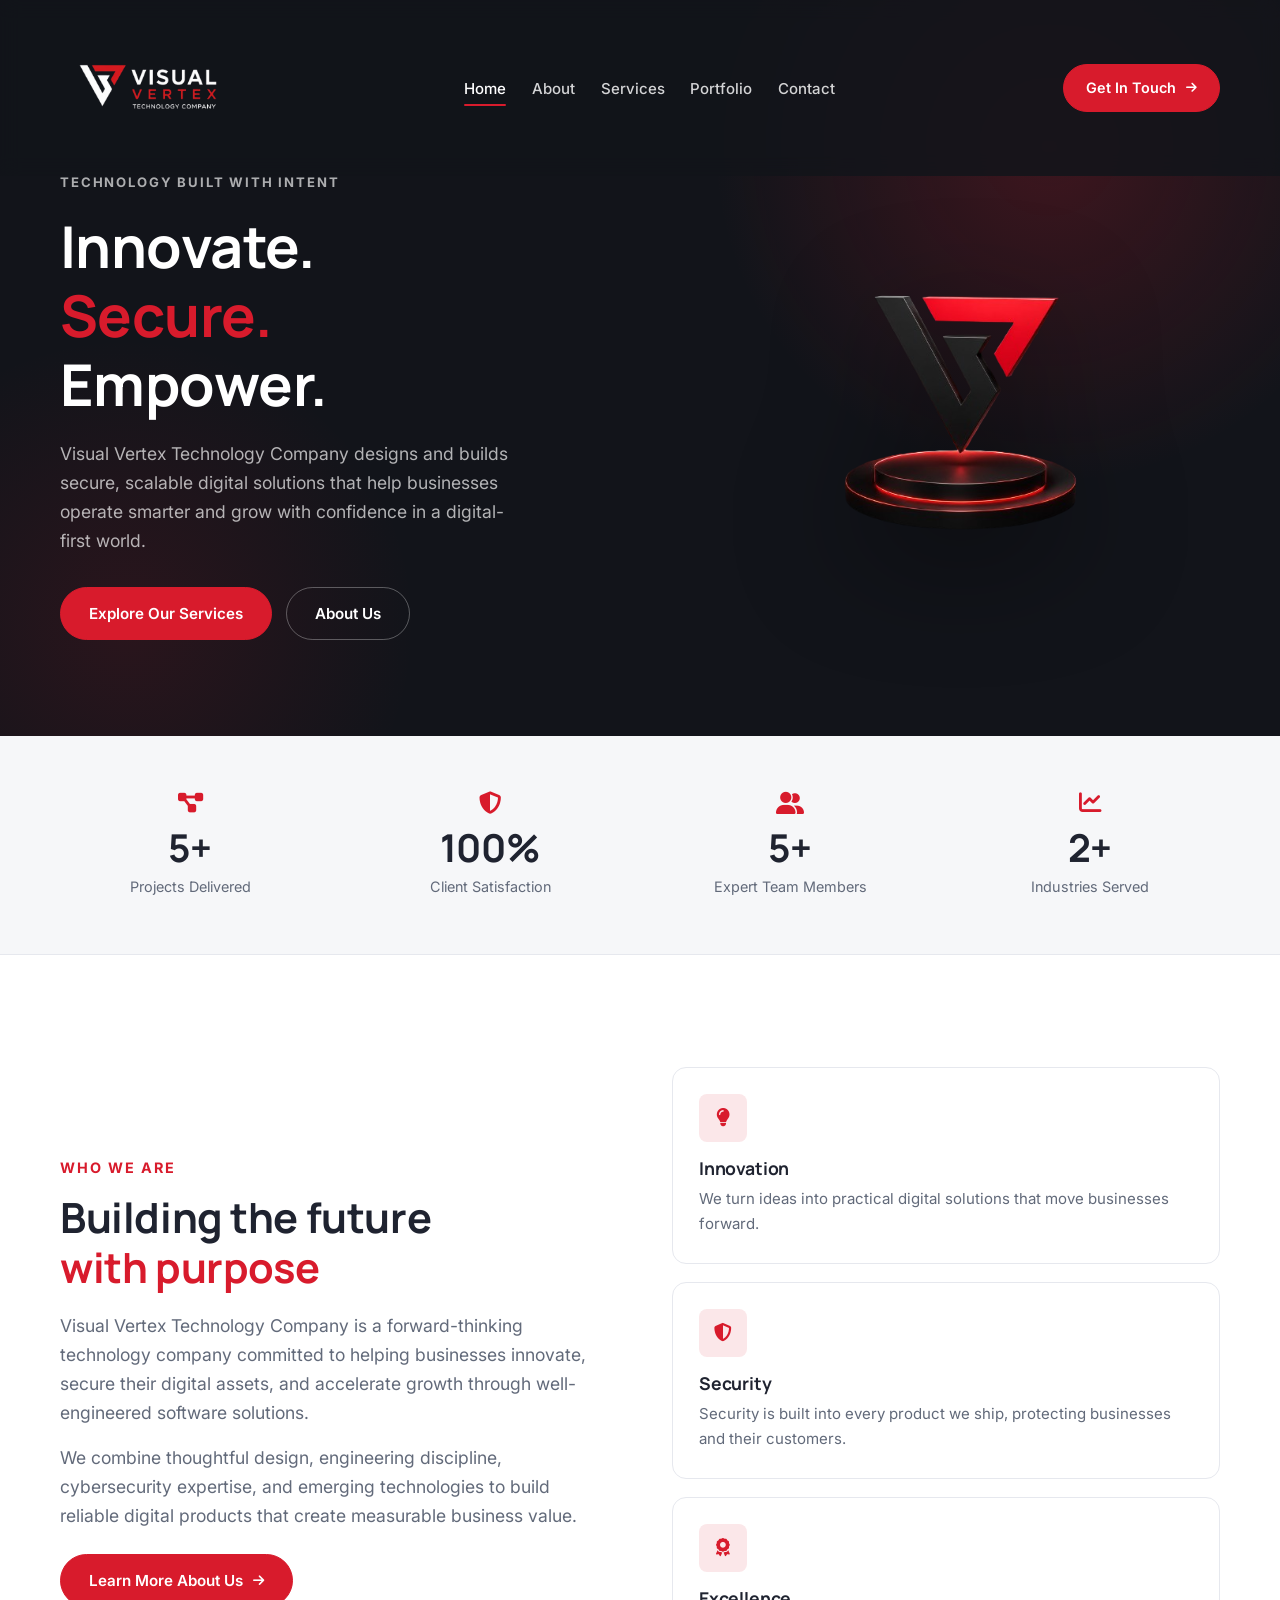
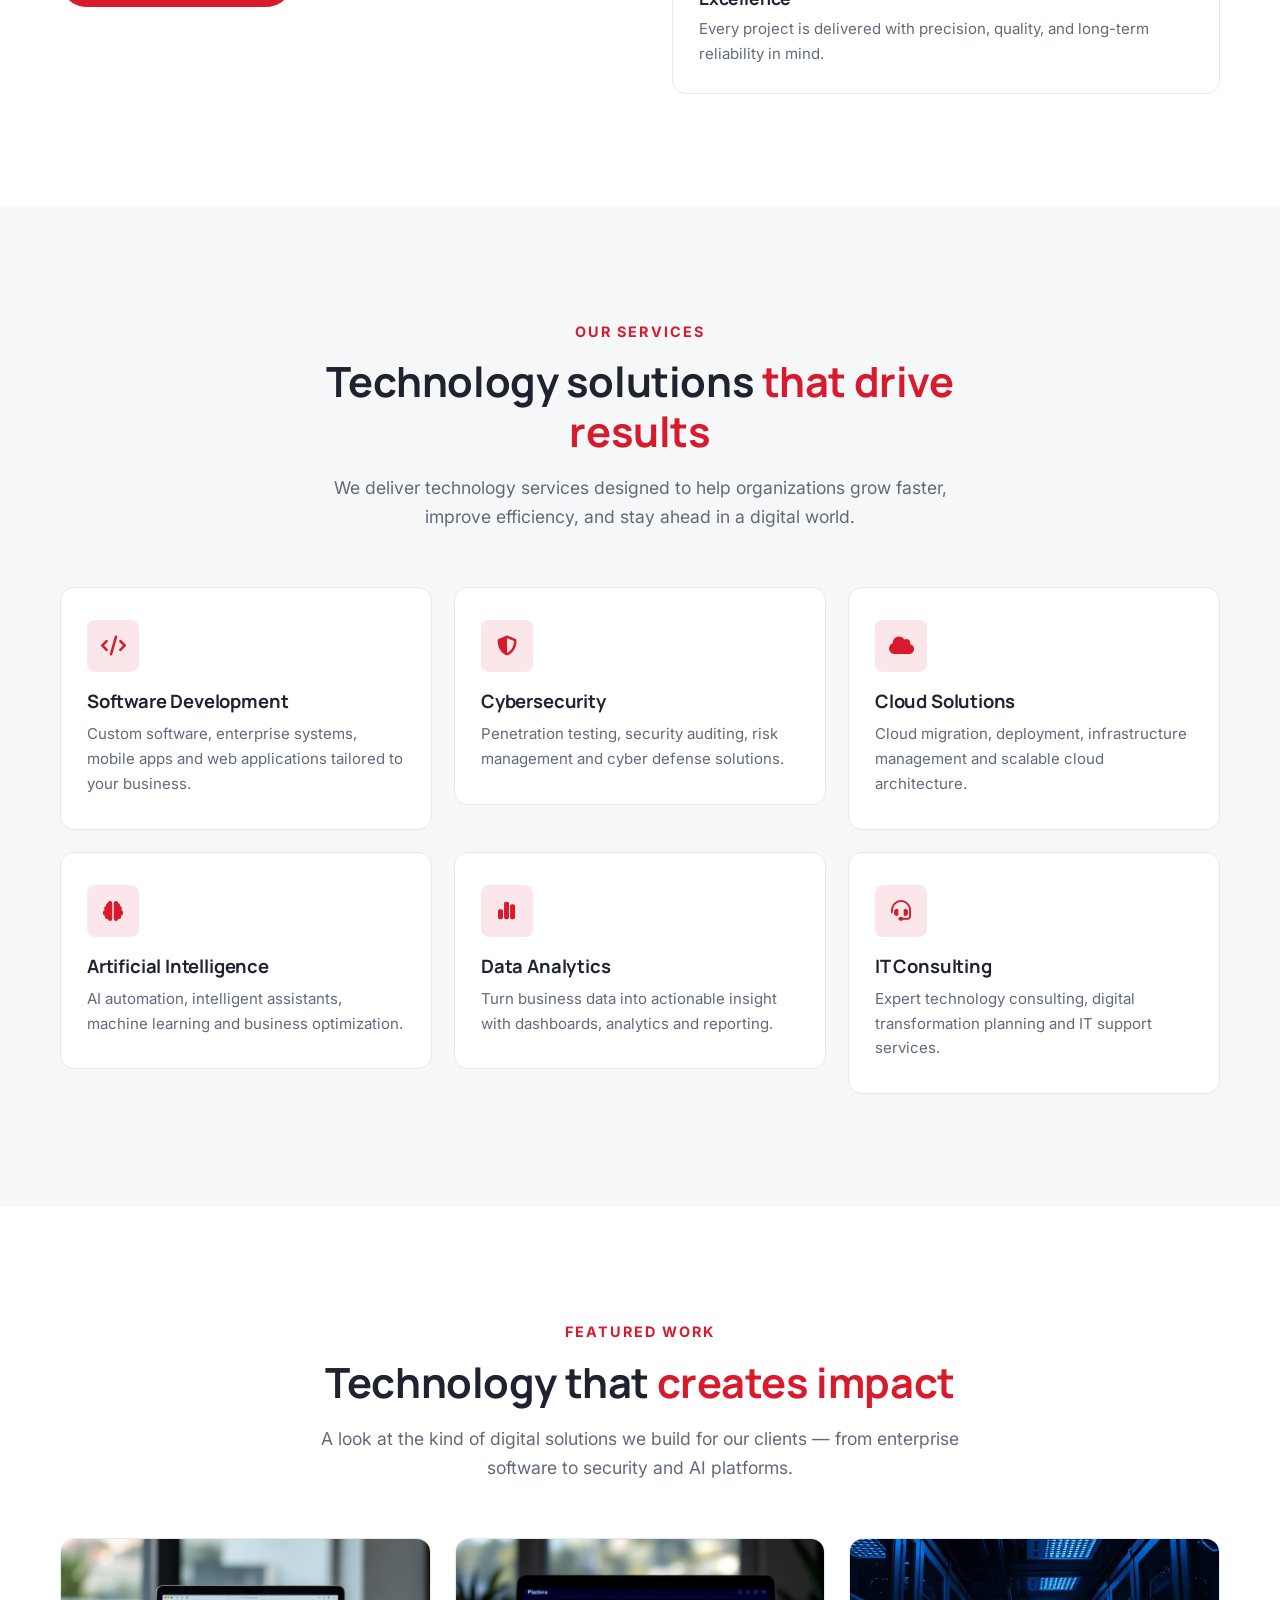
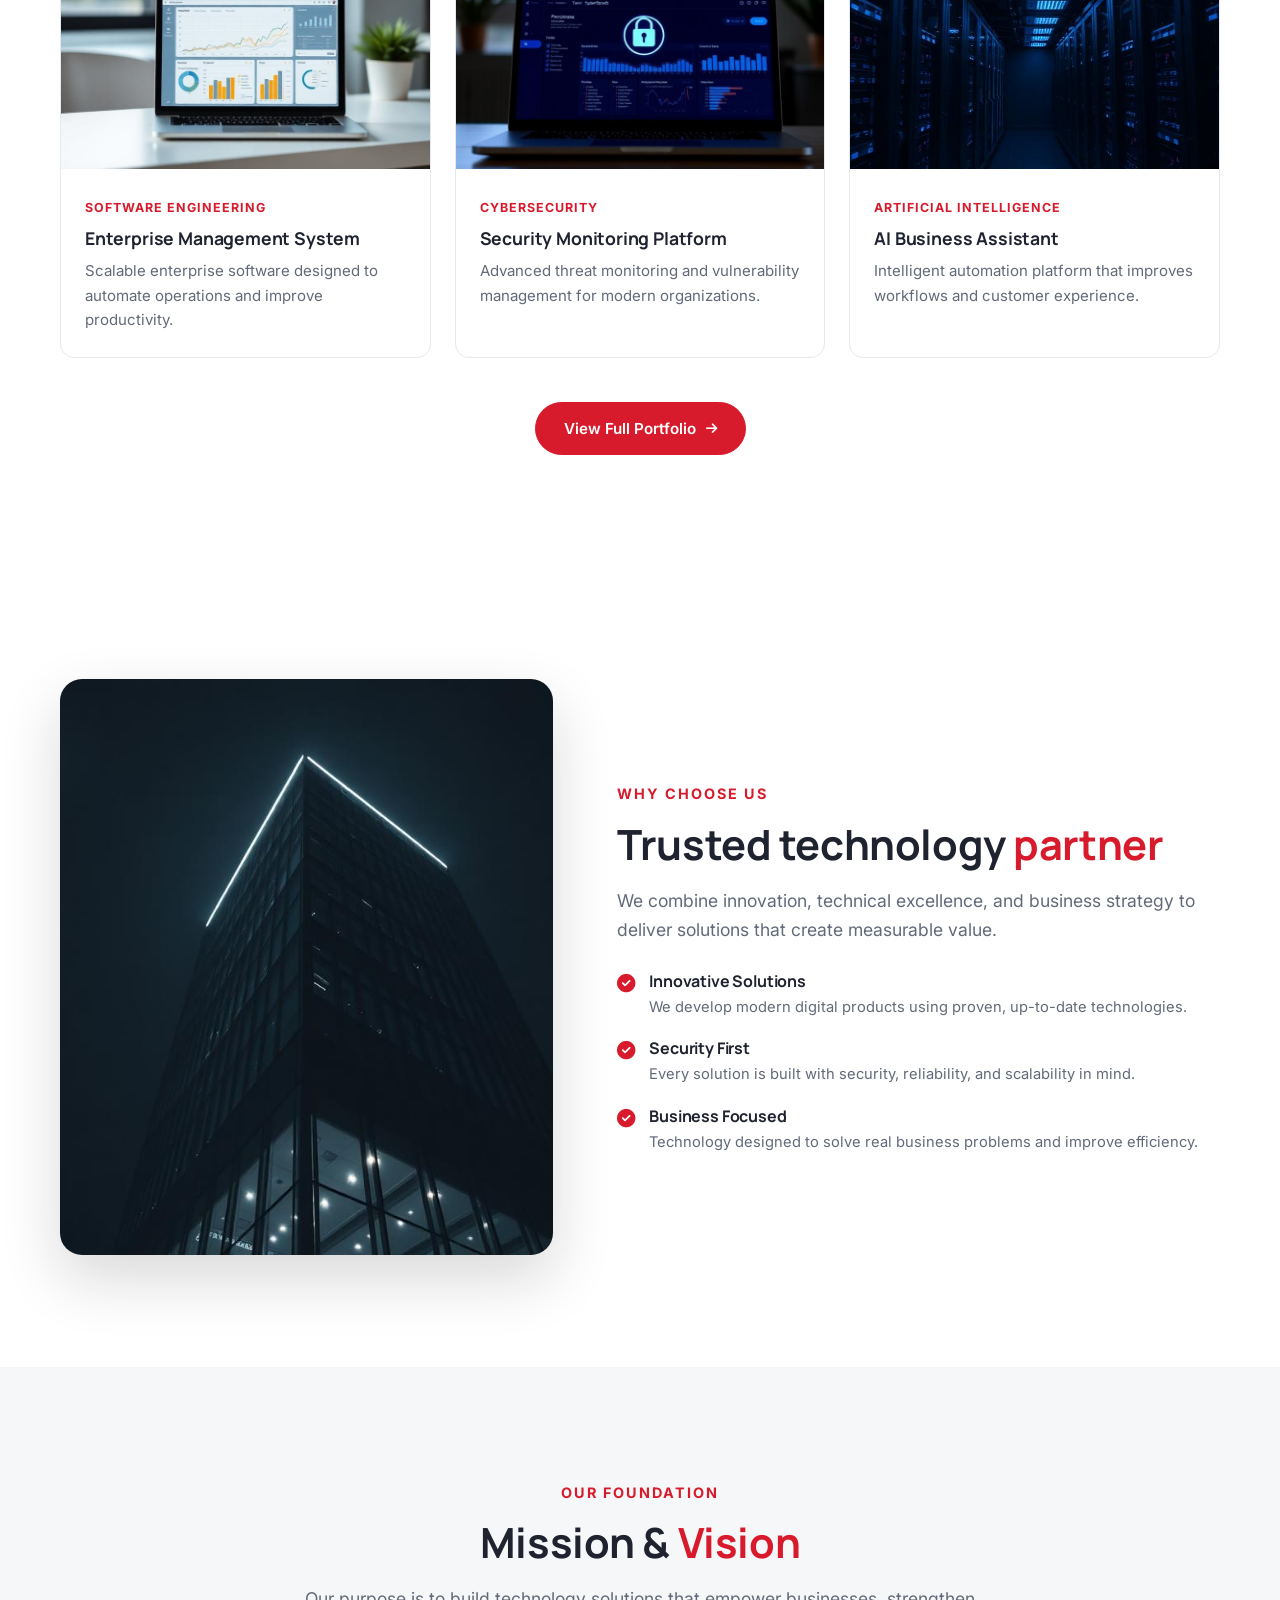
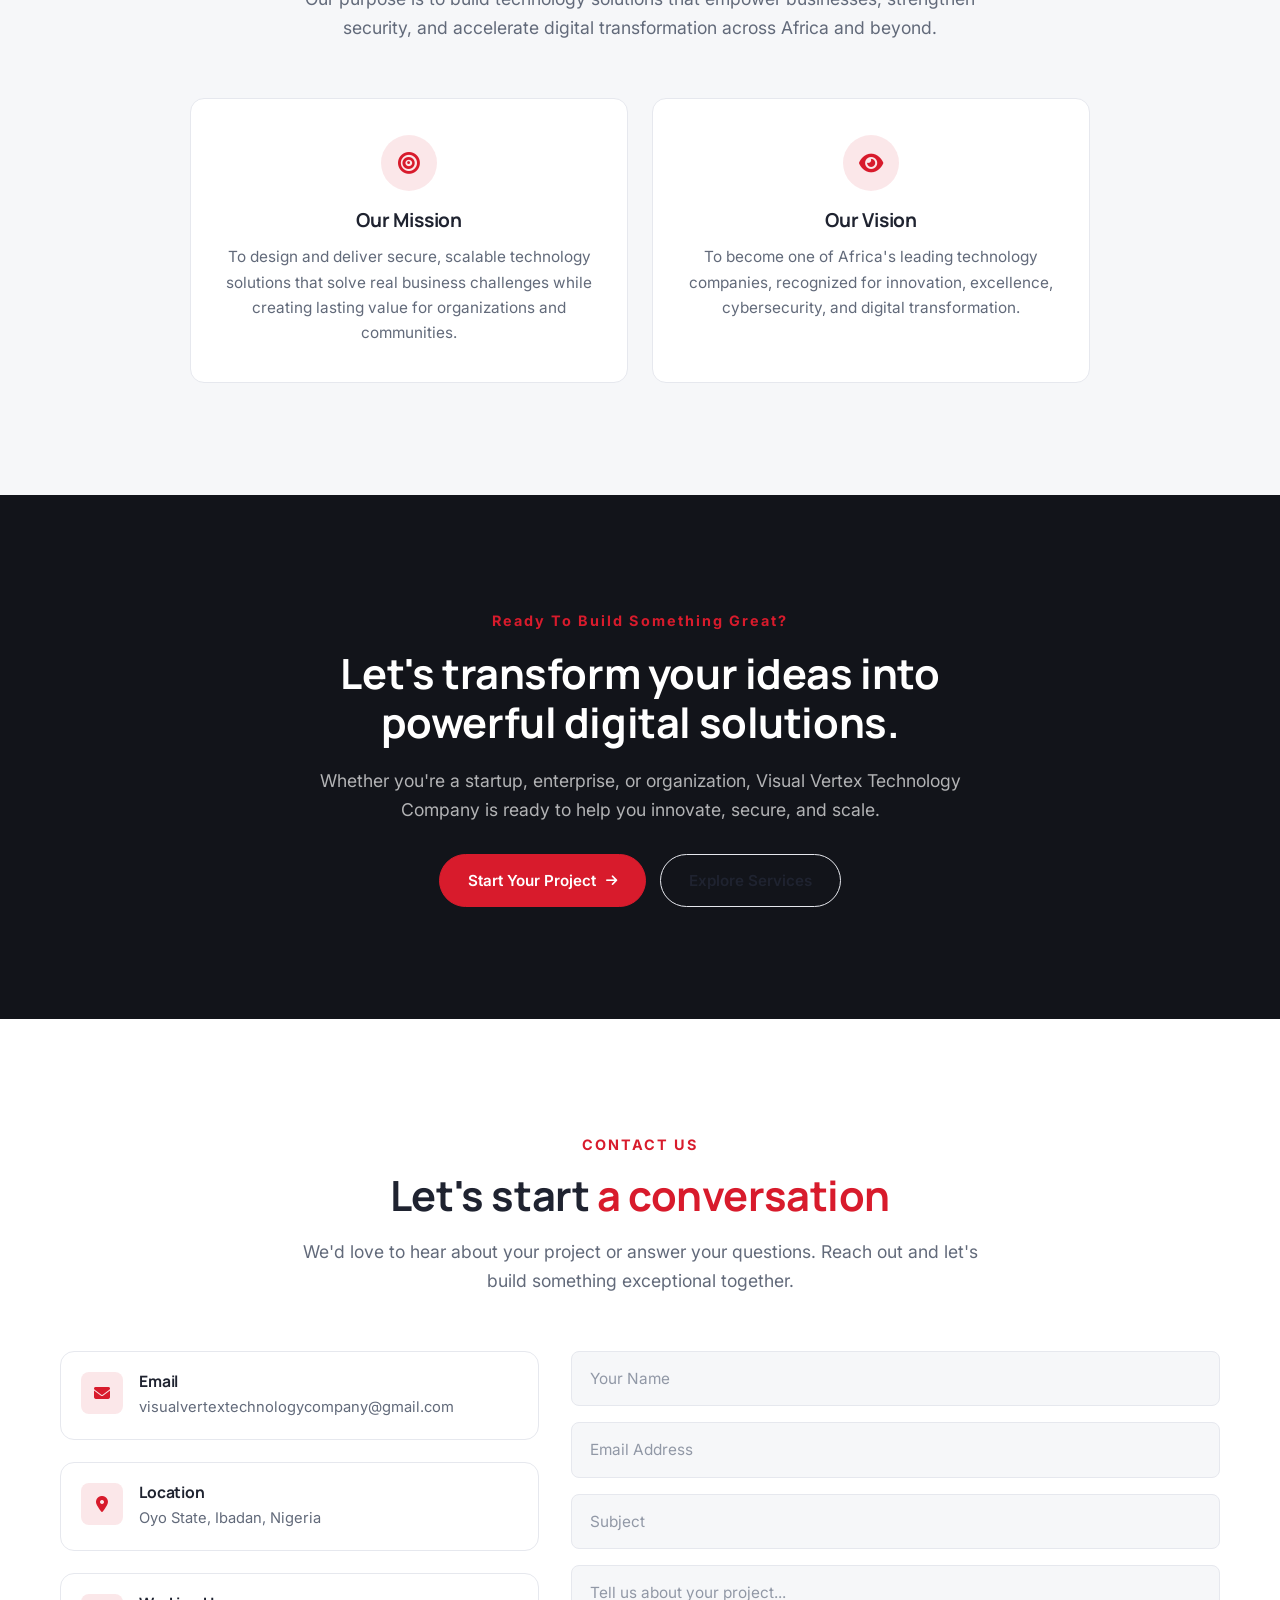
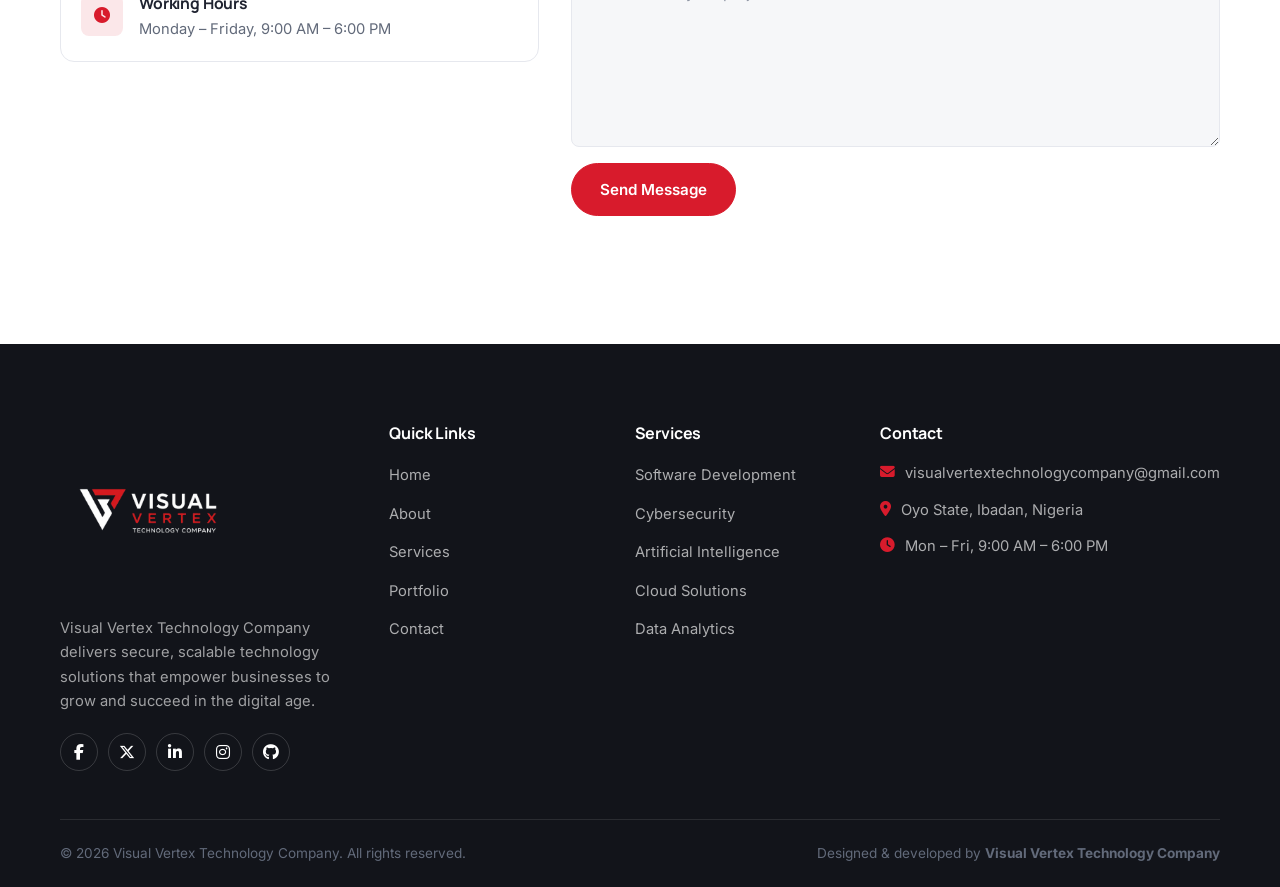
<file: index.html>
<!DOCTYPE html>
  <html lang="en">
  <head>
    <meta charset="UTF-8">
    <meta http-equiv="X-UA-Compatible" content="IE=edge">
    <meta name="viewport" content="width=device-width, initial-scale=1.0">

    <title>Visual Vertex Technology Company | Software, Cybersecurity &amp; Cloud Solutions</title>
    <meta name="description" content="Visual Vertex Technology Company builds secure, scalable software, cybersecurity, cloud, AI and data analytics solutions for growing businesses.">
    <meta name="keywords" content="Visual Vertex Technology Company, software development, cybersecurity, artificial intelligence, cloud solutions, IT consulting, Nigeria">
    <meta name="author" content="Visual Vertex Technology Company">
    <link rel="canonical" href="https://www.visualvertextechnologycompany.com.ng/">

    <!-- Open Graph / social preview -->
    <meta property="og:type" content="website">
    <meta property="og:title" content="Visual Vertex Technology Company">
    <meta property="og:description" content="Secure, scalable technology solutions — software, cybersecurity, cloud, AI and data analytics.">
    <meta property="og:image" content="https://www.visualvertextechnologycompany.com.ng/favicon/android-chrome-512x512.png">
    <meta property="og:url" content="https://www.visualvertextechnologycompany.com.ng/">
    <meta name="twitter:card" content="summary_large_image">
    <meta name="twitter:title" content="Visual Vertex Technology Company">
    <meta name="twitter:description" content="Secure, scalable technology solutions — software, cybersecurity, cloud, AI and data analytics.">
    <meta name="twitter:image" content="https://www.visualvertextechnologycompany.com.ng/favicon/android-chrome-512x512.png">

    <script type="application/ld+json">
      {
        "@context": "https://schema.org",
        "@graph": [
          {
            "@type": "Organization",
            "@id": "https://www.visualvertextechnologycompany.com.ng/#organization",
            "name": "Visual Vertex Technology Company",
            "url": "https://www.visualvertextechnologycompany.com.ng/",
            "logo": "https://www.visualvertextechnologycompany.com.ng/images/logo.png",
            "email": "visualvertextechnologycompany@gmail.com",
            "description": "Visual Vertex Technology Company is a technology company providing software development, cybersecurity, cloud solutions, artificial intelligence, data analytics and IT consulting.",
            "knowsAbout": [
              "Software Development",
              "Cybersecurity",
              "Cloud Solutions",
              "Artificial Intelligence",
              "Data Analytics",
              "IT Consulting"
            ]
          },
          {
            "@type": "WebSite",
            "@id": "https://www.visualvertextechnologycompany.com.ng/#website",
            "name": "Visual Vertex Technology Company",
            "url": "https://www.visualvertextechnologycompany.com.ng/",
            "publisher": {
              "@id": "https://www.visualvertextechnologycompany.com.ng/#organization"
            }
          },
          {
            "@type": "WebPage",
            "@id": "https://www.visualvertextechnologycompany.com.ng/#webpage",
            "name": "Visual Vertex Technology Company",
            "url": "https://www.visualvertextechnologycompany.com.ng/",
            "description": "Visual Vertex Technology Company builds secure, scalable software, cybersecurity, cloud, AI and data analytics solutions for growing businesses.",
            "publisher": {
              "@id": "https://www.visualvertextechnologycompany.com.ng/#organization"
            }
          }
        ]
      }
    </script>

    <meta name="theme-color" content="#12141a">

    <!-- Favicons -->
    <link rel="icon" type="image/x-icon" href="favicon/favicon.ico">
    <link rel="icon" type="image/png" sizes="16x16" href="favicon/favicon-16x16.png">
    <link rel="icon" type="image/png" sizes="32x32" href="favicon/favicon-32x32.png">
    <link rel="icon" type="image/png" sizes="48x48" href="favicon/favicon-48x48.png">
    <link rel="icon" type="image/png" sizes="96x96" href="favicon/favicon-96x96.png">
    <link rel="apple-touch-icon" sizes="180x180" href="favicon/apple-touch-icon.png">
    <link rel="manifest" href="site.webmanifest">

    <!-- Fonts -->
    <link rel="preconnect" href="https://fonts.googleapis.com">
    <link rel="preconnect" href="https://fonts.gstatic.com" crossorigin>
    <link href="https://fonts.googleapis.com/css2?family=Inter:wght@400;500;600;700&family=Manrope:wght@600;700;800&display=swap" rel="stylesheet">

    <!-- Icons -->
    <link rel="stylesheet" href="https://cdnjs.cloudflare.com/ajax/libs/font-awesome/6.7.2/css/all.min.css">

    <!-- Styles -->
    <link rel="stylesheet" href="css/style.css">
  </head>
  <body>

    <!-- ================= Header ================= -->
    <header id="header">
      <div class="container">
        <nav>
          <a href="index.html" class="logo">
            <img src="images/logo.png" alt="Visual Vertex Technology Company">
          </a>

          <ul class="nav-links" id="mobile-nav">
            <li><a href="#hero">Home</a></li>
            <li><a href="#about">About</a></li>
            <li><a href="#services">Services</a></li>
            <li><a href="portfolio.html">Portfolio</a></li>
            <li><a href="#contact">Contact</a></li>
          </ul>

          <div class="header-actions">
            <a href="#contact" class="btn-primary">
              Get In Touch
              <i class="fa-solid fa-arrow-right" aria-hidden="true"></i>
            </a>

            <button class="menu-btn" type="button" aria-label="Toggle navigation" aria-expanded="false" aria-controls="mobile-nav">
              <span></span>
              <span></span>
              <span></span>
            </button>
          </div>
        </nav>
      </div>
    </header>

    <main>
      <!-- ================= Hero ================= -->
      <section id="hero">
        <div class="container hero-grid">
          <div class="hero-content">
            <span class="small-title">Technology built with intent</span>
            <h1>Innovate.<br><span>Secure.</span><br>Empower.</h1>
            <p>
              Visual Vertex Technology Company designs and builds secure, scalable
              digital solutions that help businesses operate smarter and grow with
              confidence in a digital-first world.
            </p>
            <div class="hero-buttons">
              <a href="#services" class="btn-primary">Explore Our Services</a>
              <a href="#about" class="btn-secondary">About Us</a>
            </div>
          </div>

          <div class="hero-image">
            <img src="images/hero.png" alt="Illustration representing Visual Vertex's technology solutions" width="480" height="auto" loading="eager">
          </div>
        </div>
      </section>

      <!-- ================= Stats ================= -->
      <section id="stats">
        <div class="container">
          <div class="stats-grid">
            <div class="stat-card">
              <i class="fa-solid fa-diagram-project" aria-hidden="true"></i>
              <h2 data-target="5" data-suffix="+">0</h2>
              <p>Projects Delivered</p>
            </div>
            <div class="stat-card">
              <i class="fa-solid fa-shield-halved" aria-hidden="true"></i>
              <h2 data-target="100" data-suffix="%">0</h2>
              <p>Client Satisfaction</p>
            </div>
            <div class="stat-card">
              <i class="fa-solid fa-user-group" aria-hidden="true"></i>
              <h2 data-target="5" data-suffix="+">0</h2>
              <p>Expert Team Members</p>
            </div>
            <div class="stat-card">
              <i class="fa-solid fa-chart-line" aria-hidden="true"></i>
              <h2 data-target="2" data-suffix="+">0</h2>
              <p>Industries Served</p>
            </div>
          </div>
        </div>
      </section>

      <!-- ================= About ================= -->
      <section id="about">
        <div class="container about-grid">
          <div class="about-content">
            <span class="section-tag">Who We Are</span>
            <h2>Building the future <span>with purpose</span></h2>
            <p>
              Visual Vertex Technology Company is a forward-thinking technology
              company committed to helping businesses innovate, secure their
              digital assets, and accelerate growth through well-engineered
              software solutions.
            </p>
            <p>
              We combine thoughtful design, engineering discipline, cybersecurity
              expertise, and emerging technologies to build reliable digital
              products that create measurable business value.
            </p>
            <a href="#contact" class="btn-primary">
              Learn More About Us
              <i class="fa-solid fa-arrow-right" aria-hidden="true"></i>
            </a>
          </div>

          <div class="about-cards">
            <div class="about-card">
              <div class="card-icon"><i class="fa-solid fa-lightbulb" aria-hidden="true"></i></div>
              <h3>Innovation</h3>
              <p>We turn ideas into practical digital solutions that move businesses forward.</p>
            </div>
            <div class="about-card">
              <div class="card-icon"><i class="fa-solid fa-shield-halved" aria-hidden="true"></i></div>
              <h3>Security</h3>
              <p>Security is built into every product we ship, protecting businesses and their customers.</p>
            </div>
            <div class="about-card">
              <div class="card-icon"><i class="fa-solid fa-award" aria-hidden="true"></i></div>
              <h3>Excellence</h3>
              <p>Every project is delivered with precision, quality, and long-term reliability in mind.</p>
            </div>
          </div>
        </div>
      </section>

      <!-- ================= Services ================= -->
      <section id="services">
        <div class="container">
          <div class="section-heading">
            <span class="section-tag">Our Services</span>
            <h2>Technology solutions <span>that drive results</span></h2>
            <p>We deliver technology services designed to help organizations grow faster, improve efficiency, and stay ahead in a digital world.</p>
          </div>

          <div class="services-grid">
            <a href="services/software-development.html" class="service-card-link">
              <article class="service-card">
                <i class="fa-solid fa-code" aria-hidden="true"></i>
                <h3>Software Development</h3>
                <p>Custom software, enterprise systems, mobile apps and web applications tailored to your business.</p>
              </article>
            </a>
            <a href="services/cybersecurity.html" class="service-card-link">
              <article class="service-card">
                <i class="fa-solid fa-shield-halved" aria-hidden="true"></i>
                <h3>Cybersecurity</h3>
                <p>Penetration testing, security auditing, risk management and cyber defense solutions.</p>
              </article>
            </a>
            <a href="services/cloud-solutions.html" class="service-card-link">
              <article class="service-card">
                <i class="fa-solid fa-cloud" aria-hidden="true"></i>
                <h3>Cloud Solutions</h3>
                <p>Cloud migration, deployment, infrastructure management and scalable cloud architecture.</p>
              </article>
            </a>
            <a href="services/artificial-intelligence.html" class="service-card-link">
              <article class="service-card">
                <i class="fa-solid fa-brain" aria-hidden="true"></i>
                <h3>Artificial Intelligence</h3>
                <p>AI automation, intelligent assistants, machine learning and business optimization.</p>
              </article>
            </a>
            <a href="services/data-analytics.html" class="service-card-link">
              <article class="service-card">
                <i class="fa-solid fa-chart-simple" aria-hidden="true"></i>
                <h3>Data Analytics</h3>
                <p>Turn business data into actionable insight with dashboards, analytics and reporting.</p>
              </article>
            </a>
            <a href="services/it-consulting.html" class="service-card-link">
              <article class="service-card">
                <i class="fa-solid fa-headset" aria-hidden="true"></i>
                <h3>IT Consulting</h3>
                <p>Expert technology consulting, digital transformation planning and IT support services.</p>
              </article>
            </a>
          </div>
        </div>
      </section>

      <!-- ================= Featured Portfolio ================= -->
      <section id="portfolio">
        <div class="container">
          <div class="section-heading">
            <span class="section-tag">Featured Work</span>
            <h2>Technology that <span>creates impact</span></h2>
            <p>A look at the kind of digital solutions we build for our clients — from enterprise software to security and AI platforms.</p>
          </div>

          <div class="portfolio-grid">
            <div class="portfolio-card">
              <div class="portfolio-media">
                <img src="images/project-enterprise.jpg" alt="Enterprise management software interface" loading="lazy">
              </div>
              <div class="portfolio-content">
                <span>Software Engineering</span>
                <h3>Enterprise Management System</h3>
                <p>Scalable enterprise software designed to automate operations and improve productivity.</p>
              </div>
            </div>

            <div class="portfolio-card">
              <div class="portfolio-media">
                <img src="images/project-cybersecurity.jpg" alt="Cybersecurity monitoring dashboard" loading="lazy">
              </div>
              <div class="portfolio-content">
                <span>Cybersecurity</span>
                <h3>Security Monitoring Platform</h3>
                <p>Advanced threat monitoring and vulnerability management for modern organizations.</p>
              </div>
            </div>

            <div class="portfolio-card">
              <div class="portfolio-media">
                <img src="images/project-ai.jpg" alt="Artificial intelligence business assistant concept" loading="lazy">
              </div>
              <div class="portfolio-content">
                <span>Artificial Intelligence</span>
                <h3>AI Business Assistant</h3>
                <p>Intelligent automation platform that improves workflows and customer experience.</p>
              </div>
            </div>
          </div>

          <div class="portfolio-more">
            <a href="portfolio.html" class="btn-primary">
              View Full Portfolio
              <i class="fa-solid fa-arrow-right" aria-hidden="true"></i>
            </a>
          </div>
        </div>
      </section>

      <!-- ================= Why Choose Us ================= -->
      <section id="why-us">
        <div class="container why-grid">
          <div class="why-image">
            <img src="images/team-collaboration.jpg" alt="Visual Vertex team collaborating on a project" loading="lazy">
          </div>

          <div class="why-content">
            <span class="section-tag">Why Choose Us</span>
            <h2>Trusted technology <span>partner</span></h2>
            <p>We combine innovation, technical excellence, and business strategy to deliver solutions that create measurable value.</p>

            <div class="why-list">
              <div class="why-item">
                <i class="fa-solid fa-circle-check" aria-hidden="true"></i>
                <div>
                  <h4>Innovative Solutions</h4>
                  <p>We develop modern digital products using proven, up-to-date technologies.</p>
                </div>
              </div>
              <div class="why-item">
                <i class="fa-solid fa-circle-check" aria-hidden="true"></i>
                <div>
                  <h4>Security First</h4>
                  <p>Every solution is built with security, reliability, and scalability in mind.</p>
                </div>
              </div>
              <div class="why-item">
                <i class="fa-solid fa-circle-check" aria-hidden="true"></i>
                <div>
                  <h4>Business Focused</h4>
                  <p>Technology designed to solve real business problems and improve efficiency.</p>
                </div>
              </div>
            </div>
          </div>
        </div>
      </section>

      <!-- ================= Mission & Vision ================= -->
      <section id="mission-vision">
        <div class="container">
          <div class="section-heading">
            <span class="section-tag">Our Foundation</span>
            <h2>Mission &amp; <span>Vision</span></h2>
            <p>Our purpose is to build technology solutions that empower businesses, strengthen security, and accelerate digital transformation across Africa and beyond.</p>
          </div>

          <div class="mission-grid">
            <div class="mission-card">
              <div class="mission-icon"><i class="fa-solid fa-bullseye" aria-hidden="true"></i></div>
              <h3>Our Mission</h3>
              <p>To design and deliver secure, scalable technology solutions that solve real business challenges while creating lasting value for organizations and communities.</p>
            </div>
            <div class="mission-card">
              <div class="mission-icon"><i class="fa-solid fa-eye" aria-hidden="true"></i></div>
              <h3>Our Vision</h3>
              <p>To become one of Africa's leading technology companies, recognized for innovation, excellence, cybersecurity, and digital transformation.</p>
            </div>
          </div>
        </div>
      </section>

      <!-- ================= CTA ================= -->
      <section id="cta">
        <div class="container">
          <div class="cta-box">
            <span>Ready To Build Something Great?</span>
            <h2>Let's transform your ideas into powerful digital solutions.</h2>
            <p>Whether you're a startup, enterprise, or organization, Visual Vertex Technology Company is ready to help you innovate, secure, and scale.</p>

            <div class="cta-buttons">
              <a href="#contact" class="btn-primary">
                Start Your Project
                <i class="fa-solid fa-arrow-right" aria-hidden="true"></i>
              </a>
              <a href="#services" class="btn-secondary">Explore Services</a>
            </div>
          </div>
        </div>
      </section>

      <!-- ================= Contact ================= -->
      <section id="contact">
        <div class="container">
          <div class="section-heading">
            <span class="section-tag">Contact Us</span>
            <h2>Let's start <span>a conversation</span></h2>
            <p>We'd love to hear about your project or answer your questions. Reach out and let's build something exceptional together.</p>
          </div>

          <div class="contact-grid">
            <div class="contact-info">
              <div class="contact-item">
                <i class="fa-solid fa-envelope" aria-hidden="true"></i>
                <div>
                  <h4>Email</h4>
                  <p>visualvertextechnologycompany@gmail.com</p>
                </div>
              </div>
              <div class="contact-item">
                <i class="fa-solid fa-location-dot" aria-hidden="true"></i>
                <div>
                  <h4>Location</h4>
                  <p>Oyo State, Ibadan, Nigeria</p>
                </div>
              </div>
              <div class="contact-item">
                <i class="fa-solid fa-clock" aria-hidden="true"></i>
                <div>
                  <h4>Working Hours</h4>
                  <p>Monday – Friday, 9:00 AM – 6:00 PM</p>
                </div>
              </div>
            </div>

            <form class="contact-form" novalidate action="https://formsubmit.co/visualvertextechnologycompany@gmail.com" method="POST">
              <!-- FormSubmit configuration (no account/API key needed) -->
              <input type="hidden" name="_subject" value="New enquiry from Visual Vertex website">
              <input type="hidden" name="_template" value="table">
              <input type="hidden" name="_captcha" value="false">
              <!-- Honeypot spam trap: real visitors never see or fill this -->
              <input type="text" name="_honey" style="display:none" tabindex="-1" autocomplete="off">

              <input type="text" name="name" placeholder="Your Name" required>
              <input type="email" name="email" placeholder="Email Address" required>
              <input type="text" name="subject" placeholder="Subject">
              <textarea name="message" rows="6" placeholder="Tell us about your project..." required></textarea>
              <button type="submit" class="btn-primary">
                <span class="btn-label">Send Message</span>
              </button>
            </form>
          </div>
        </div>
      </section>
    </main>

    <!-- ================= Footer ================= -->
    <footer id="footer">
      <div class="container">
        <div class="footer-grid">
          <div class="footer-column">
            <img src="images/logo.png" alt="Visual Vertex Technology Company" class="footer-logo">
            <p>Visual Vertex Technology Company delivers secure, scalable technology solutions that empower businesses to grow and succeed in the digital age.</p>
            <div class="social-links">
              <a href="#" aria-label="Facebook"><i class="fa-brands fa-facebook-f" aria-hidden="true"></i></a>
              <a href="#" aria-label="X (Twitter)"><i class="fa-brands fa-x-twitter" aria-hidden="true"></i></a>
              <a href="#" aria-label="LinkedIn"><i class="fa-brands fa-linkedin-in" aria-hidden="true"></i></a>
              <a href="#" aria-label="Instagram"><i class="fa-brands fa-instagram" aria-hidden="true"></i></a>
              <a href="#" aria-label="GitHub"><i class="fa-brands fa-github" aria-hidden="true"></i></a>
            </div>
          </div>

          <div class="footer-column">
            <h3>Quick Links</h3>
            <ul>
              <li><a href="#hero">Home</a></li>
              <li><a href="#about">About</a></li>
              <li><a href="#services">Services</a></li>
              <li><a href="portfolio.html">Portfolio</a></li>
              <li><a href="#contact">Contact</a></li>
            </ul>
          </div>

          <div class="footer-column">
            <h3>Services</h3>
            <ul>
              <li><a href="#services">Software Development</a></li>
              <li><a href="#services">Cybersecurity</a></li>
              <li><a href="#services">Artificial Intelligence</a></li>
              <li><a href="#services">Cloud Solutions</a></li>
              <li><a href="#services">Data Analytics</a></li>
            </ul>
          </div>

          <div class="footer-column">
            <h3>Contact</h3>
            <ul class="footer-contact">
              <li><i class="fa-solid fa-envelope" aria-hidden="true"></i> visualvertextechnologycompany@gmail.com</li>
              <li><i class="fa-solid fa-location-dot" aria-hidden="true"></i> Oyo State, Ibadan, Nigeria</li>
              <li><i class="fa-solid fa-clock" aria-hidden="true"></i> Mon – Fri, 9:00 AM – 6:00 PM</li>
            </ul>
          </div>
        </div>

        <hr>

        <div class="footer-bottom">
          <p>&copy; 2026 Visual Vertex Technology Company. All rights reserved.</p>
          <p>Designed &amp; developed by <strong>Visual Vertex Technology Company</strong></p>
        </div>
      </div>
    </footer>

    <button id="backToTop" aria-label="Back to top">
      <i class="fa-solid fa-arrow-up" aria-hidden="true"></i>
    </button>

    <script src="js/main.js"></script>
  </body>
  </html>
</file>
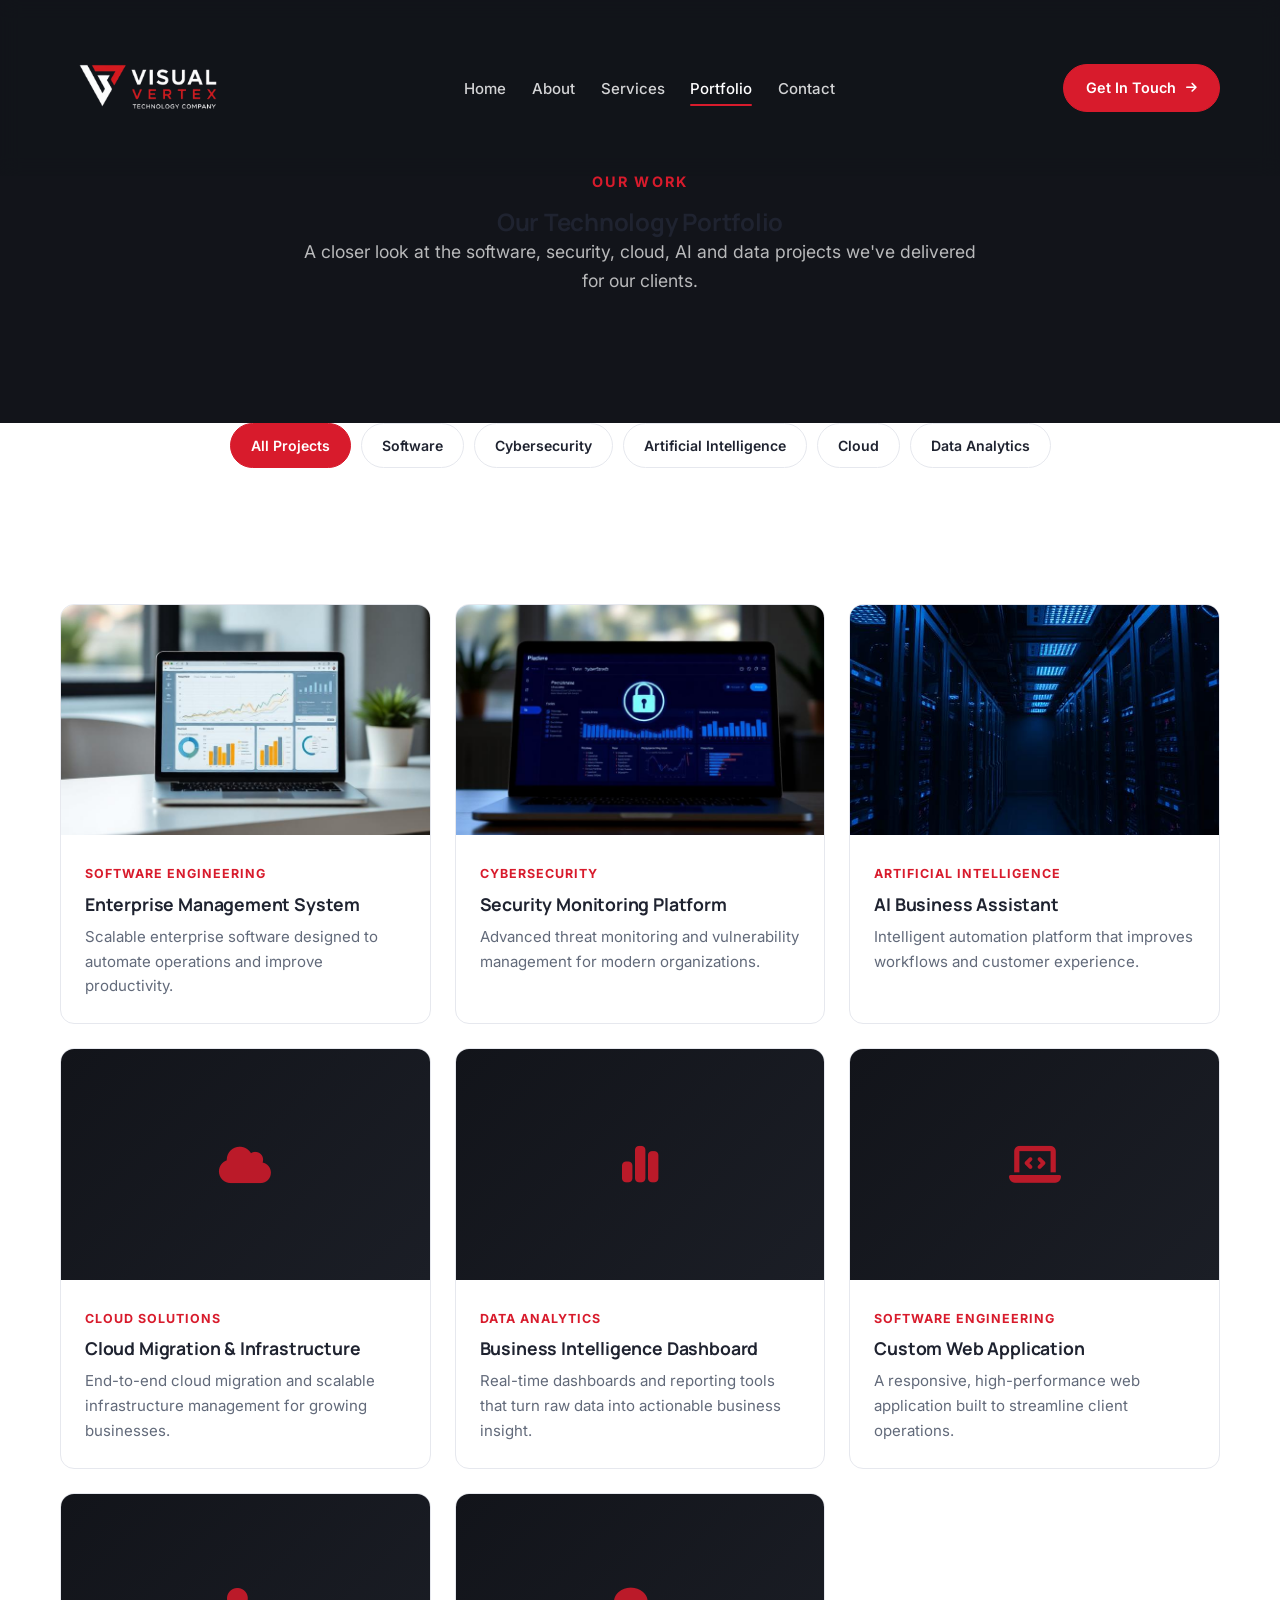
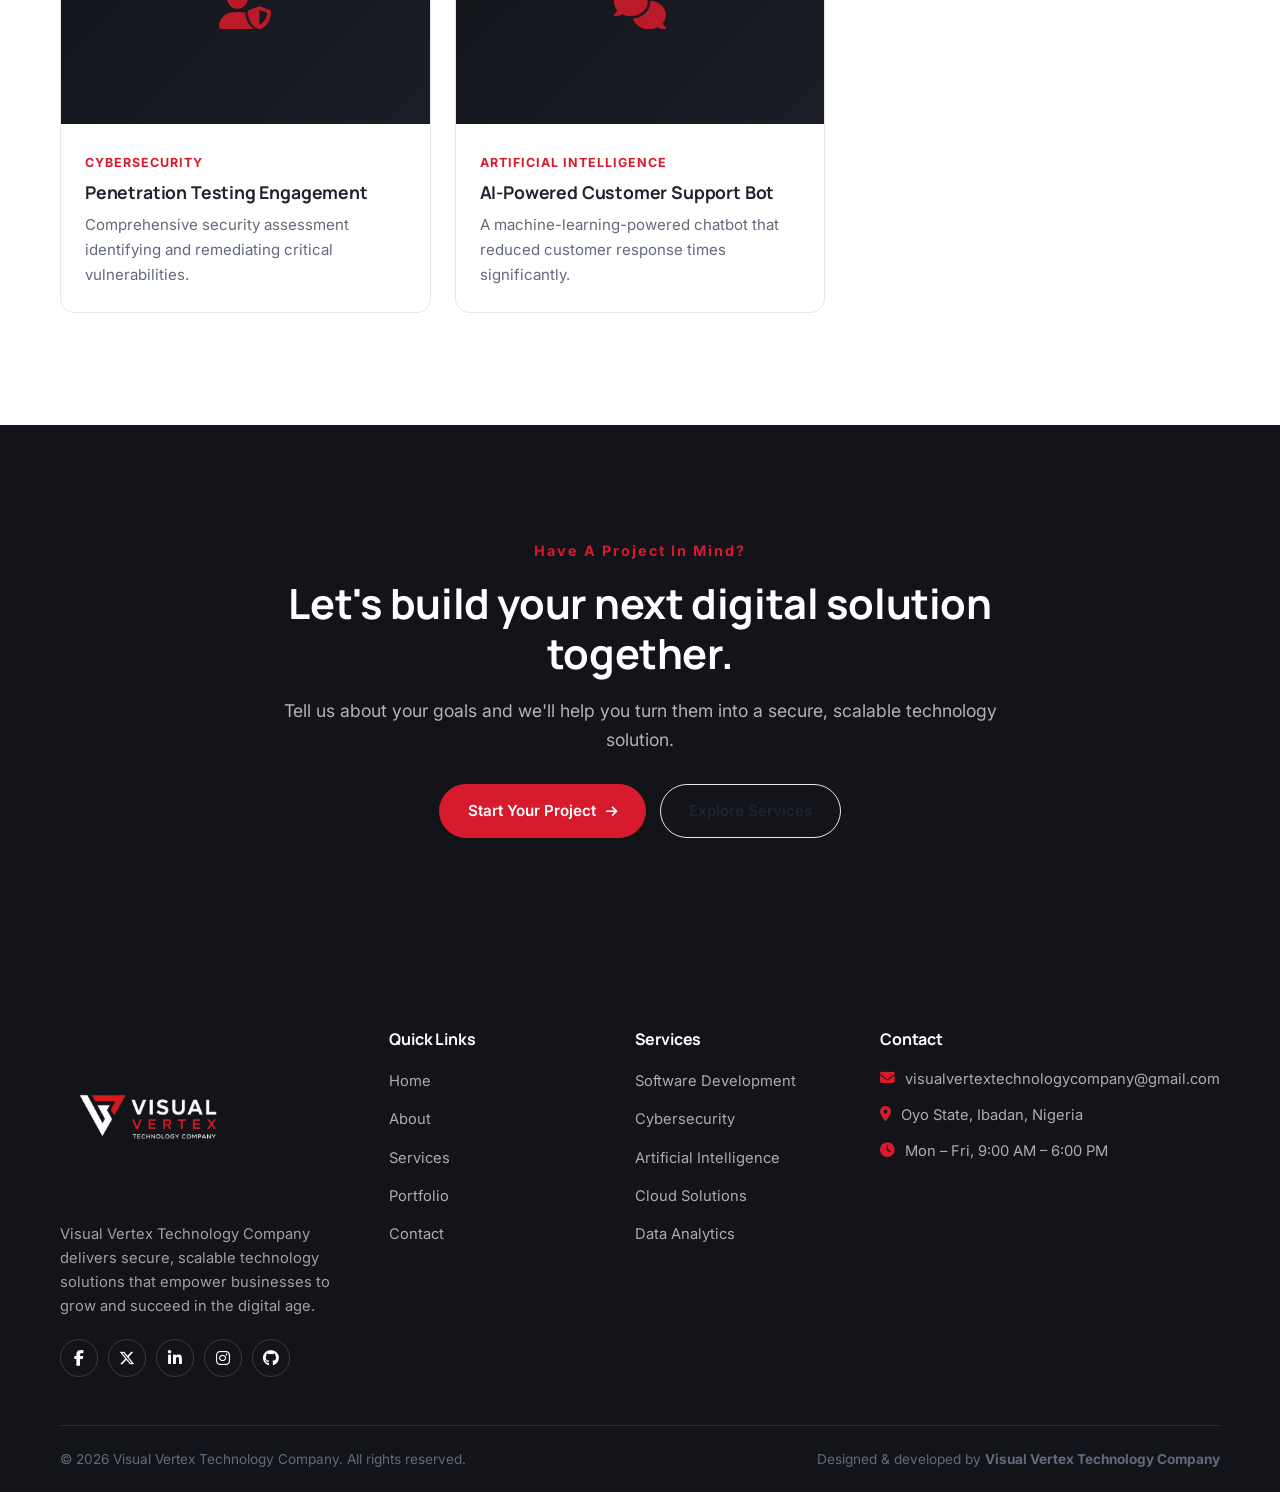
<file: portfolio.html>
<!DOCTYPE html>
<html lang="en">
<head>
  <meta charset="UTF-8">
  <meta http-equiv="X-UA-Compatible" content="IE=edge">
  <meta name="viewport" content="width=device-width, initial-scale=1.0">

  <title>Portfolio | Visual Vertex Technology Company</title>
  <meta name="description" content="Explore Visual Vertex Technology Company's portfolio of software, cybersecurity, cloud, AI and data analytics projects delivered for our clients.">
  <meta name="keywords" content="Visual Vertex Technology Company portfolio, projects, case studies, software development, cybersecurity, artificial intelligence, cloud solutions">
  <meta name="author" content="Visual Vertex Technology Company">
  <link rel="canonical" href="https://www.visualvertextechnologycompany.com.ng/portfolio.html">

  <meta property="og:type" content="website">
  <meta property="og:title" content="Portfolio | Visual Vertex Technology Company">
  <meta property="og:description" content="Software, cybersecurity, cloud, AI and data analytics projects delivered by Visual Vertex Technology Company.">
  <meta property="og:image" content="https://www.visualvertextechnologycompany.com.ng/favicon/android-chrome-512x512.png">
  <meta property="og:url" content="https://www.visualvertextechnologycompany.com.ng/portfolio.html">
  <meta name="twitter:card" content="summary_large_image">
  <meta name="twitter:title" content="Portfolio | Visual Vertex Technology Company">
  <meta name="twitter:description" content="Explore software, cybersecurity, cloud, AI and data analytics projects by Visual Vertex Technology Company.">
  <meta name="twitter:image" content="https://www.visualvertextechnologycompany.com.ng/favicon/android-chrome-512x512.png">

  <script type="application/ld+json">
    {
      "@context": "https://schema.org",
      "@graph": [
        {
          "@type": "Organization",
          "@id": "https://www.visualvertextechnologycompany.com.ng/#organization",
          "name": "Visual Vertex Technology Company",
          "url": "https://www.visualvertextechnologycompany.com.ng/",
          "logo": "https://www.visualvertextechnologycompany.com.ng/images/logo.png",
          "email": "visualvertextechnologycompany@gmail.com",
          "description": "Visual Vertex Technology Company is a technology company providing software development, cybersecurity, cloud solutions, artificial intelligence, data analytics and IT consulting."
        },
        {
          "@type": "WebPage",
          "@id": "https://www.visualvertextechnologycompany.com.ng/portfolio.html#webpage",
          "name": "Portfolio | Visual Vertex Technology Company",
          "url": "https://www.visualvertextechnologycompany.com.ng/portfolio.html",
          "description": "Explore Visual Vertex Technology Company's portfolio of software, cybersecurity, cloud, AI and data analytics projects delivered for our clients.",
          "publisher": {
            "@id": "https://www.visualvertextechnologycompany.com.ng/#organization"
          }
        }
      ]
    }
  </script>

  <meta name="theme-color" content="#12141a">

  <!-- Favicons -->
  <link rel="icon" type="image/x-icon" href="favicon/favicon.ico">
  <link rel="icon" type="image/png" sizes="16x16" href="favicon/favicon-16x16.png">
  <link rel="icon" type="image/png" sizes="32x32" href="favicon/favicon-32x32.png">
  <link rel="icon" type="image/png" sizes="48x48" href="favicon/favicon-48x48.png">
  <link rel="icon" type="image/png" sizes="96x96" href="favicon/favicon-96x96.png">
  <link rel="apple-touch-icon" sizes="180x180" href="favicon/apple-touch-icon.png">
  <link rel="manifest" href="site.webmanifest">

  <!-- Fonts -->
  <link rel="preconnect" href="https://fonts.googleapis.com">
  <link rel="preconnect" href="https://fonts.gstatic.com" crossorigin>
  <link href="https://fonts.googleapis.com/css2?family=Inter:wght@400;500;600;700&family=Manrope:wght@600;700;800&display=swap" rel="stylesheet">

  <!-- Icons -->
  <link rel="stylesheet" href="https://cdnjs.cloudflare.com/ajax/libs/font-awesome/6.7.2/css/all.min.css">

  <!-- Styles -->
  <link rel="stylesheet" href="css/style.css">
</head>
<body>

  <!-- ================= Header ================= -->
  <header id="header">
    <div class="container">
      <nav>
        <a href="index.html" class="logo">
          <img src="images/logo.png" alt="Visual Vertex Technology Company">
        </a>

        <ul class="nav-links" id="mobile-nav">
          <li><a href="index.html#hero">Home</a></li>
          <li><a href="index.html#about">About</a></li>
          <li><a href="index.html#services">Services</a></li>
          <li><a href="portfolio.html" class="active">Portfolio</a></li>
          <li><a href="index.html#contact">Contact</a></li>
        </ul>

        <div class="header-actions">
          <a href="index.html#contact" class="btn-primary">
            Get In Touch
            <i class="fa-solid fa-arrow-right" aria-hidden="true"></i>
          </a>

          <button class="menu-btn" type="button" aria-label="Toggle navigation" aria-expanded="false" aria-controls="mobile-nav">
            <span></span>
            <span></span>
            <span></span>
          </button>
        </div>
      </nav>
    </div>
  </header>

  <main>
    <!-- ================= Page banner ================= -->
    <section id="page-banner">
      <div class="container">
        <div class="section-heading section-on-dark">
          <span class="section-tag">Our Work</span>
          <h1>Our Technology Portfolio</h1>
          <p>A closer look at the software, security, cloud, AI and data projects we've delivered for our clients.</p>
        </div>
      </div>
    </section>

    <!-- ================= Filters ================= -->
    <section id="portfolio-filters">
      <div class="container">
        <div class="portfolio-filter-bar">
          <button class="btn-secondary filter-btn active" data-filter="all">All Projects</button>
          <button class="btn-secondary filter-btn" data-filter="software">Software</button>
          <button class="btn-secondary filter-btn" data-filter="cybersecurity">Cybersecurity</button>
          <button class="btn-secondary filter-btn" data-filter="ai">Artificial Intelligence</button>
          <button class="btn-secondary filter-btn" data-filter="cloud">Cloud</button>
          <button class="btn-secondary filter-btn" data-filter="data">Data Analytics</button>
        </div>
      </div>
    </section>

    <!-- ================= Portfolio grid ================= -->
    <section id="portfolio">
      <div class="container">
        <div class="portfolio-grid">

          <div class="portfolio-card" data-category="software">
            <div class="portfolio-media">
              <img src="images/project-enterprise.jpg" alt="Enterprise management software interface" loading="lazy">
            </div>
            <div class="portfolio-content">
              <span>Software Engineering</span>
              <h3>Enterprise Management System</h3>
              <p>Scalable enterprise software designed to automate operations and improve productivity.</p>
            </div>
          </div>

          <div class="portfolio-card" data-category="cybersecurity">
            <div class="portfolio-media">
              <img src="images/project-cybersecurity.jpg" alt="Cybersecurity monitoring dashboard" loading="lazy">
            </div>
            <div class="portfolio-content">
              <span>Cybersecurity</span>
              <h3>Security Monitoring Platform</h3>
              <p>Advanced threat monitoring and vulnerability management for modern organizations.</p>
            </div>
          </div>

          <div class="portfolio-card" data-category="ai">
            <div class="portfolio-media">
              <img src="images/project-ai.jpg" alt="Artificial intelligence business assistant concept" loading="lazy">
            </div>
            <div class="portfolio-content">
              <span>Artificial Intelligence</span>
              <h3>AI Business Assistant</h3>
              <p>Intelligent automation platform that improves workflows and customer experience.</p>
            </div>
          </div>

          <div class="portfolio-card" data-category="cloud">
            <div class="portfolio-media no-image"><i class="fa-solid fa-cloud" aria-hidden="true"></i></div>
            <div class="portfolio-content">
              <span>Cloud Solutions</span>
              <h3>Cloud Migration &amp; Infrastructure</h3>
              <p>End-to-end cloud migration and scalable infrastructure management for growing businesses.</p>
            </div>
          </div>

          <div class="portfolio-card" data-category="data">
            <div class="portfolio-media no-image"><i class="fa-solid fa-chart-simple" aria-hidden="true"></i></div>
            <div class="portfolio-content">
              <span>Data Analytics</span>
              <h3>Business Intelligence Dashboard</h3>
              <p>Real-time dashboards and reporting tools that turn raw data into actionable business insight.</p>
            </div>
          </div>

          <div class="portfolio-card" data-category="software">
            <div class="portfolio-media no-image"><i class="fa-solid fa-laptop-code" aria-hidden="true"></i></div>
            <div class="portfolio-content">
              <span>Software Engineering</span>
              <h3>Custom Web Application</h3>
              <p>A responsive, high-performance web application built to streamline client operations.</p>
            </div>
          </div>

          <div class="portfolio-card" data-category="cybersecurity">
            <div class="portfolio-media no-image"><i class="fa-solid fa-user-shield" aria-hidden="true"></i></div>
            <div class="portfolio-content">
              <span>Cybersecurity</span>
              <h3>Penetration Testing Engagement</h3>
              <p>Comprehensive security assessment identifying and remediating critical vulnerabilities.</p>
            </div>
          </div>

          <div class="portfolio-card" data-category="ai">
            <div class="portfolio-media no-image"><i class="fa-solid fa-comments" aria-hidden="true"></i></div>
            <div class="portfolio-content">
              <span>Artificial Intelligence</span>
              <h3>AI-Powered Customer Support Bot</h3>
              <p>A machine-learning-powered chatbot that reduced customer response times significantly.</p>
            </div>
          </div>

        </div>
      </div>
    </section>

    <!-- ================= CTA ================= -->
    <section id="cta">
      <div class="container">
        <div class="cta-box">
          <span>Have A Project In Mind?</span>
          <h2>Let's build your next digital solution together.</h2>
          <p>Tell us about your goals and we'll help you turn them into a secure, scalable technology solution.</p>
          <div class="cta-buttons">
            <a href="index.html#contact" class="btn-primary">
              Start Your Project
              <i class="fa-solid fa-arrow-right" aria-hidden="true"></i>
            </a>
            <a href="index.html#services" class="btn-secondary">Explore Services</a>
          </div>
        </div>
      </div>
    </section>
  </main>

  <!-- ================= Footer ================= -->
  <footer id="footer">
    <div class="container">
      <div class="footer-grid">
        <div class="footer-column">
          <img src="images/logo.png" alt="Visual Vertex Technology Company" class="footer-logo">
          <p>Visual Vertex Technology Company delivers secure, scalable technology solutions that empower businesses to grow and succeed in the digital age.</p>
          <div class="social-links">
            <a href="#" aria-label="Facebook"><i class="fa-brands fa-facebook-f" aria-hidden="true"></i></a>
            <a href="#" aria-label="X (Twitter)"><i class="fa-brands fa-x-twitter" aria-hidden="true"></i></a>
            <a href="#" aria-label="LinkedIn"><i class="fa-brands fa-linkedin-in" aria-hidden="true"></i></a>
            <a href="#" aria-label="Instagram"><i class="fa-brands fa-instagram" aria-hidden="true"></i></a>
            <a href="#" aria-label="GitHub"><i class="fa-brands fa-github" aria-hidden="true"></i></a>
          </div>
        </div>

        <div class="footer-column">
          <h3>Quick Links</h3>
          <ul>
            <li><a href="index.html#hero">Home</a></li>
            <li><a href="index.html#about">About</a></li>
            <li><a href="index.html#services">Services</a></li>
            <li><a href="portfolio.html">Portfolio</a></li>
            <li><a href="index.html#contact">Contact</a></li>
          </ul>
        </div>

        <div class="footer-column">
          <h3>Services</h3>
          <ul>
            <li><a href="index.html#services">Software Development</a></li>
            <li><a href="index.html#services">Cybersecurity</a></li>
            <li><a href="index.html#services">Artificial Intelligence</a></li>
            <li><a href="index.html#services">Cloud Solutions</a></li>
            <li><a href="index.html#services">Data Analytics</a></li>
          </ul>
        </div>

        <div class="footer-column">
          <h3>Contact</h3>
          <ul class="footer-contact">
            <li><i class="fa-solid fa-envelope" aria-hidden="true"></i> visualvertextechnologycompany@gmail.com</li>
            <li><i class="fa-solid fa-location-dot" aria-hidden="true"></i> Oyo State, Ibadan, Nigeria</li>
            <li><i class="fa-solid fa-clock" aria-hidden="true"></i> Mon – Fri, 9:00 AM – 6:00 PM</li>
          </ul>
        </div>
      </div>

      <hr>

      <div class="footer-bottom">
        <p>&copy; 2026 Visual Vertex Technology Company. All rights reserved.</p>
        <p>Designed &amp; developed by <strong>Visual Vertex Technology Company</strong></p>
      </div>
    </div>
  </footer>

  <button id="backToTop" aria-label="Back to top">
    <i class="fa-solid fa-arrow-up" aria-hidden="true"></i>
  </button>

  <script src="js/main.js"></script>
</body>
</html>
</file>
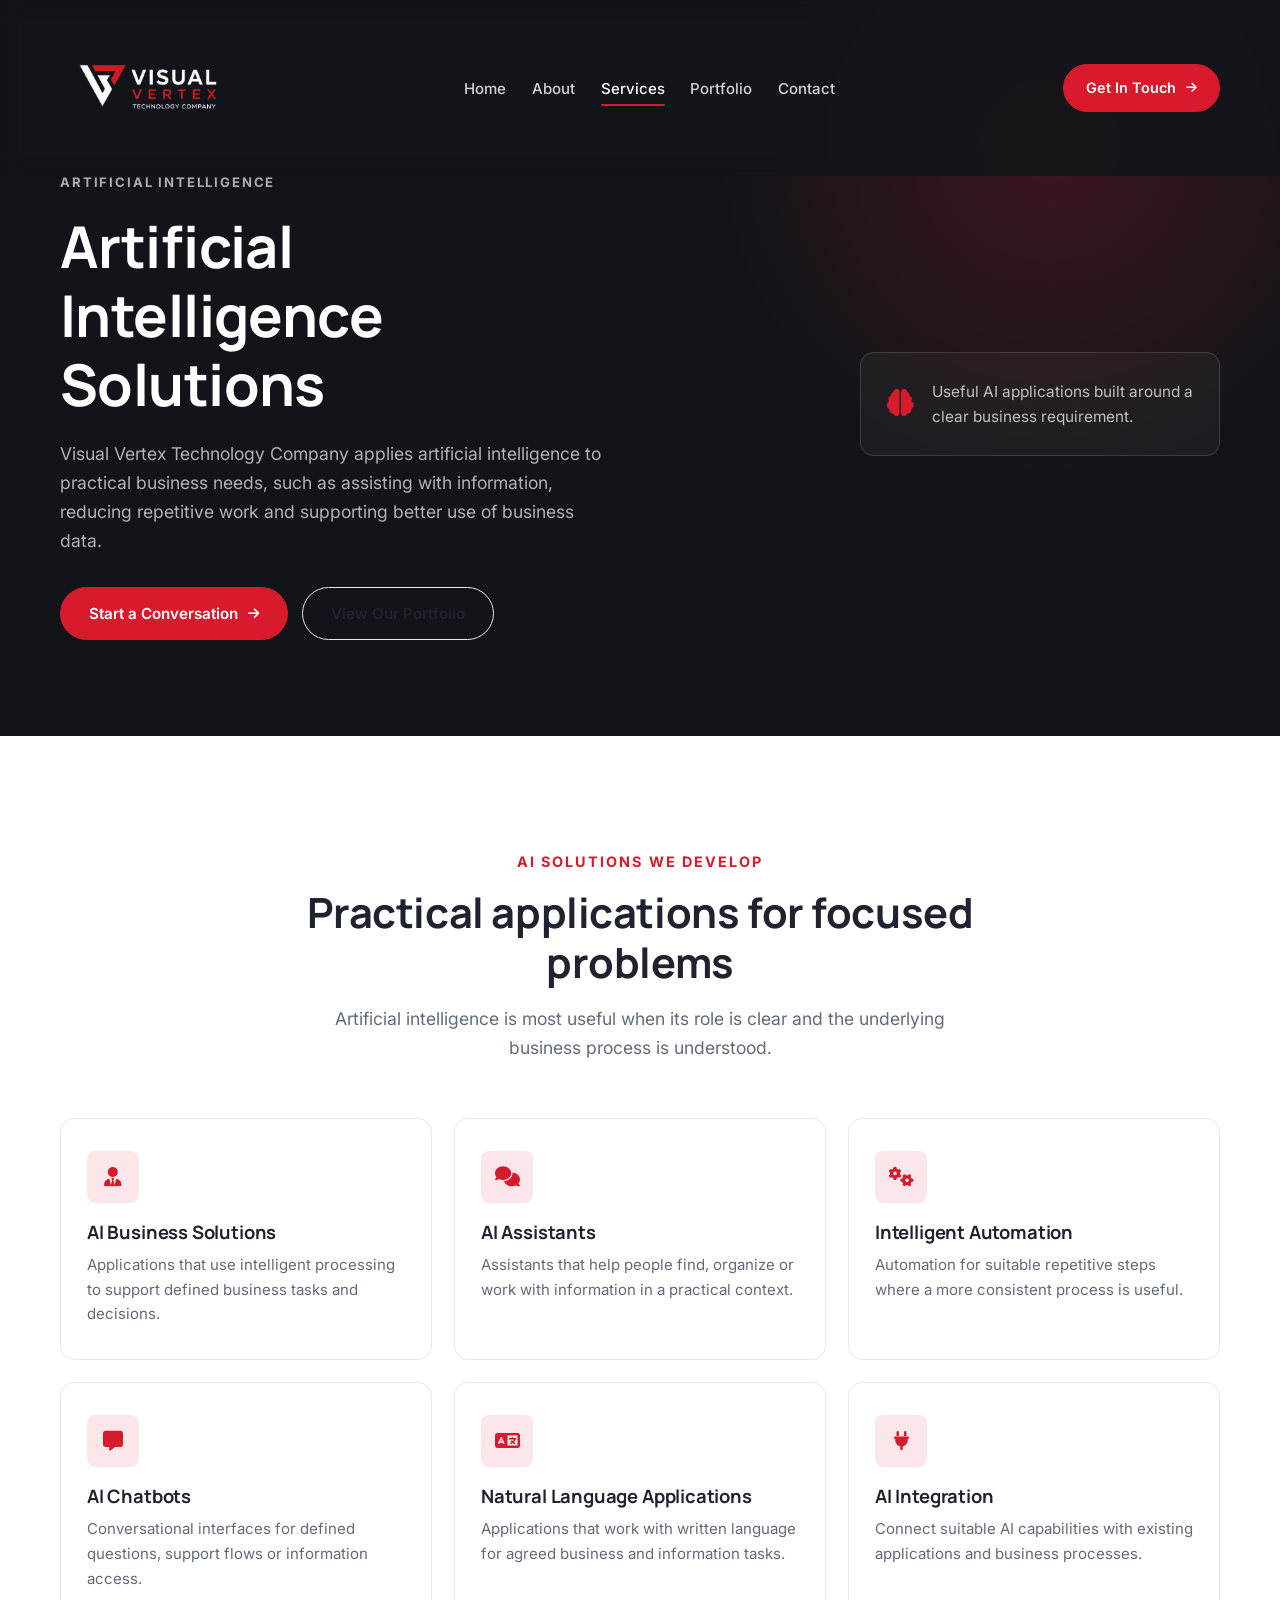
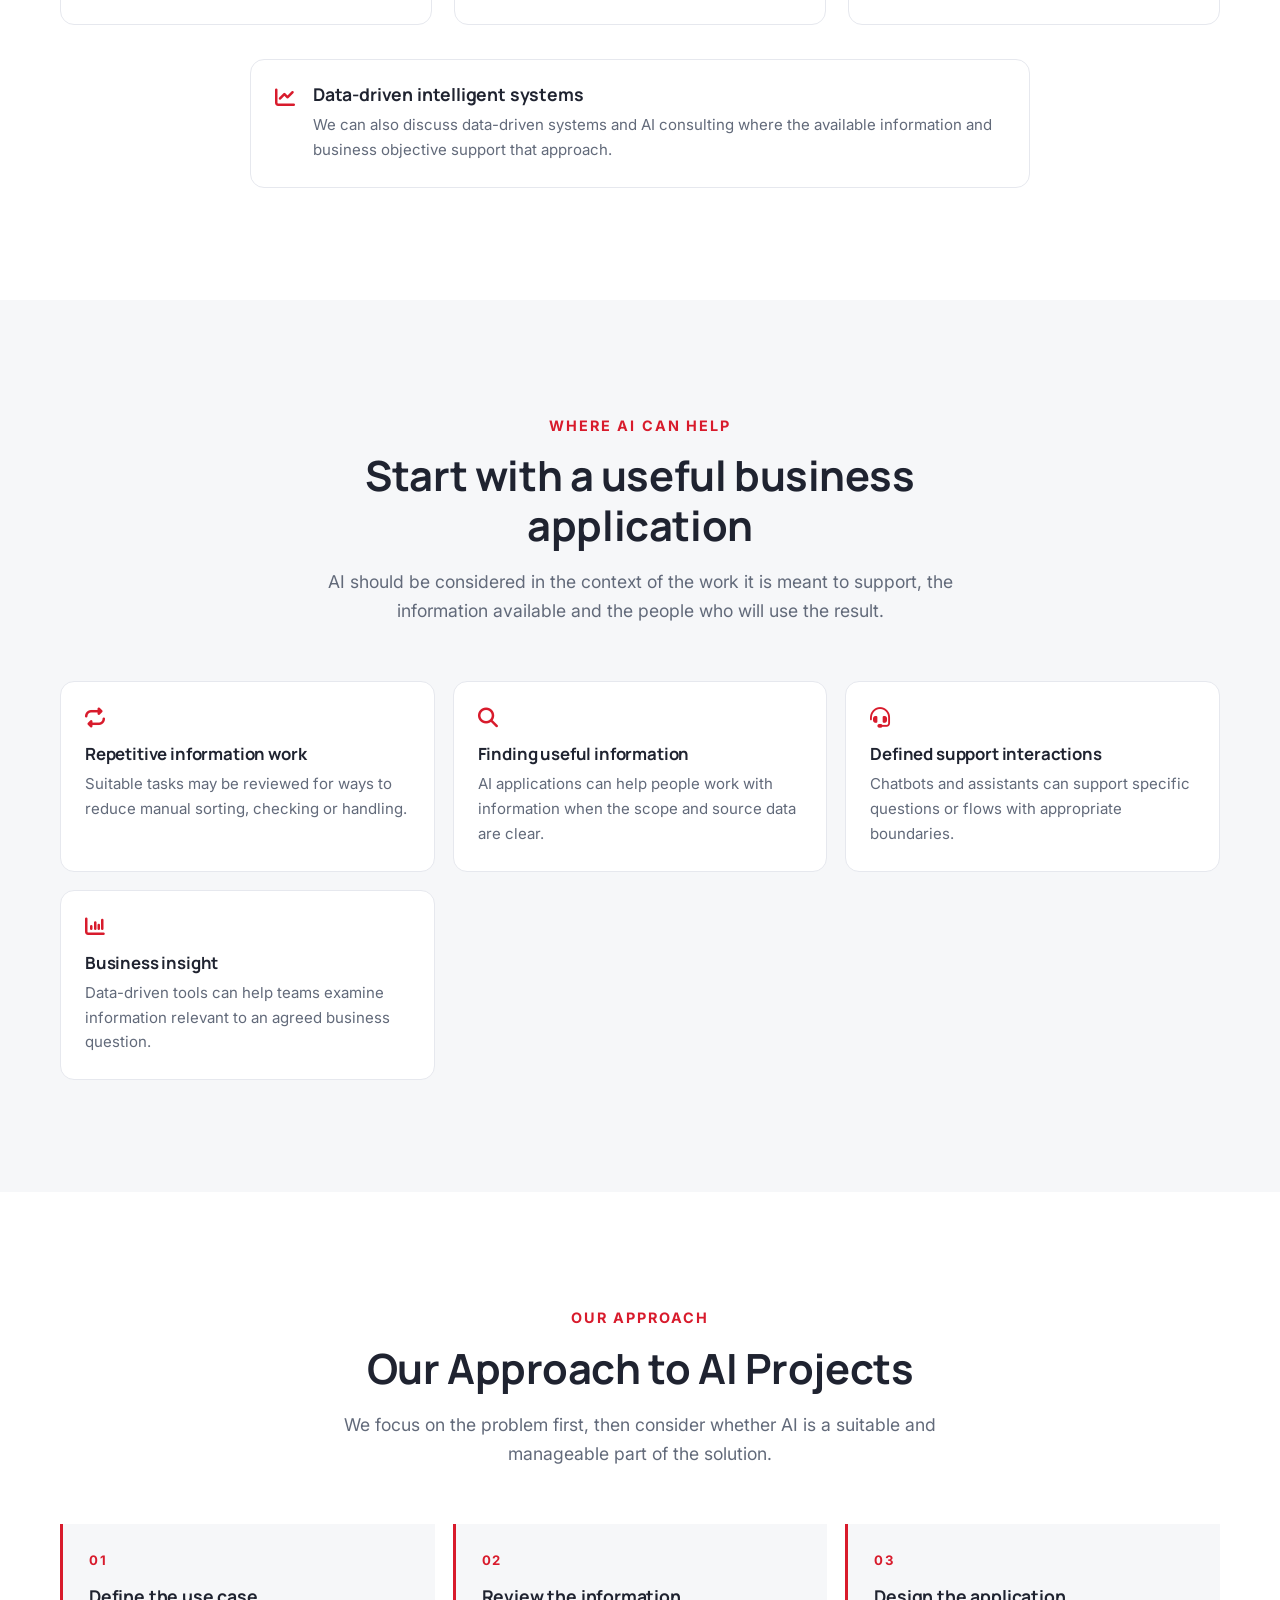
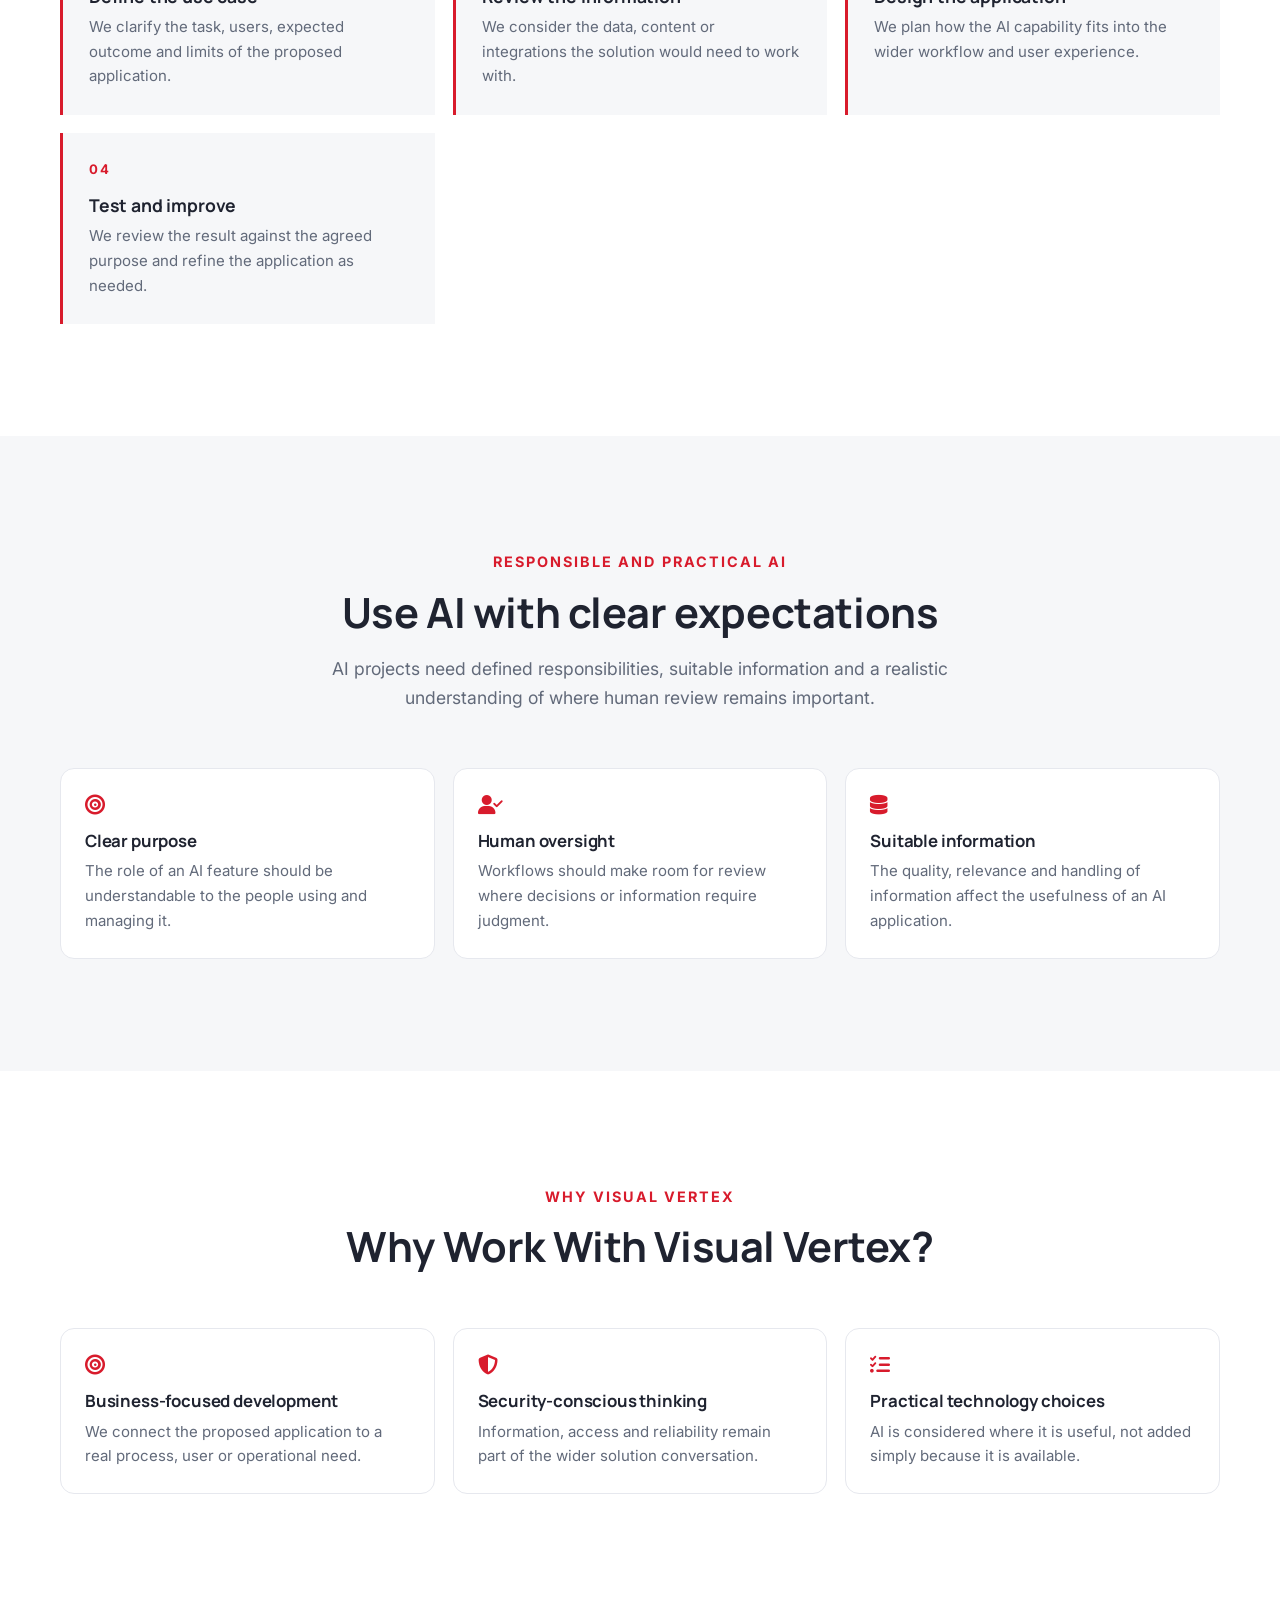
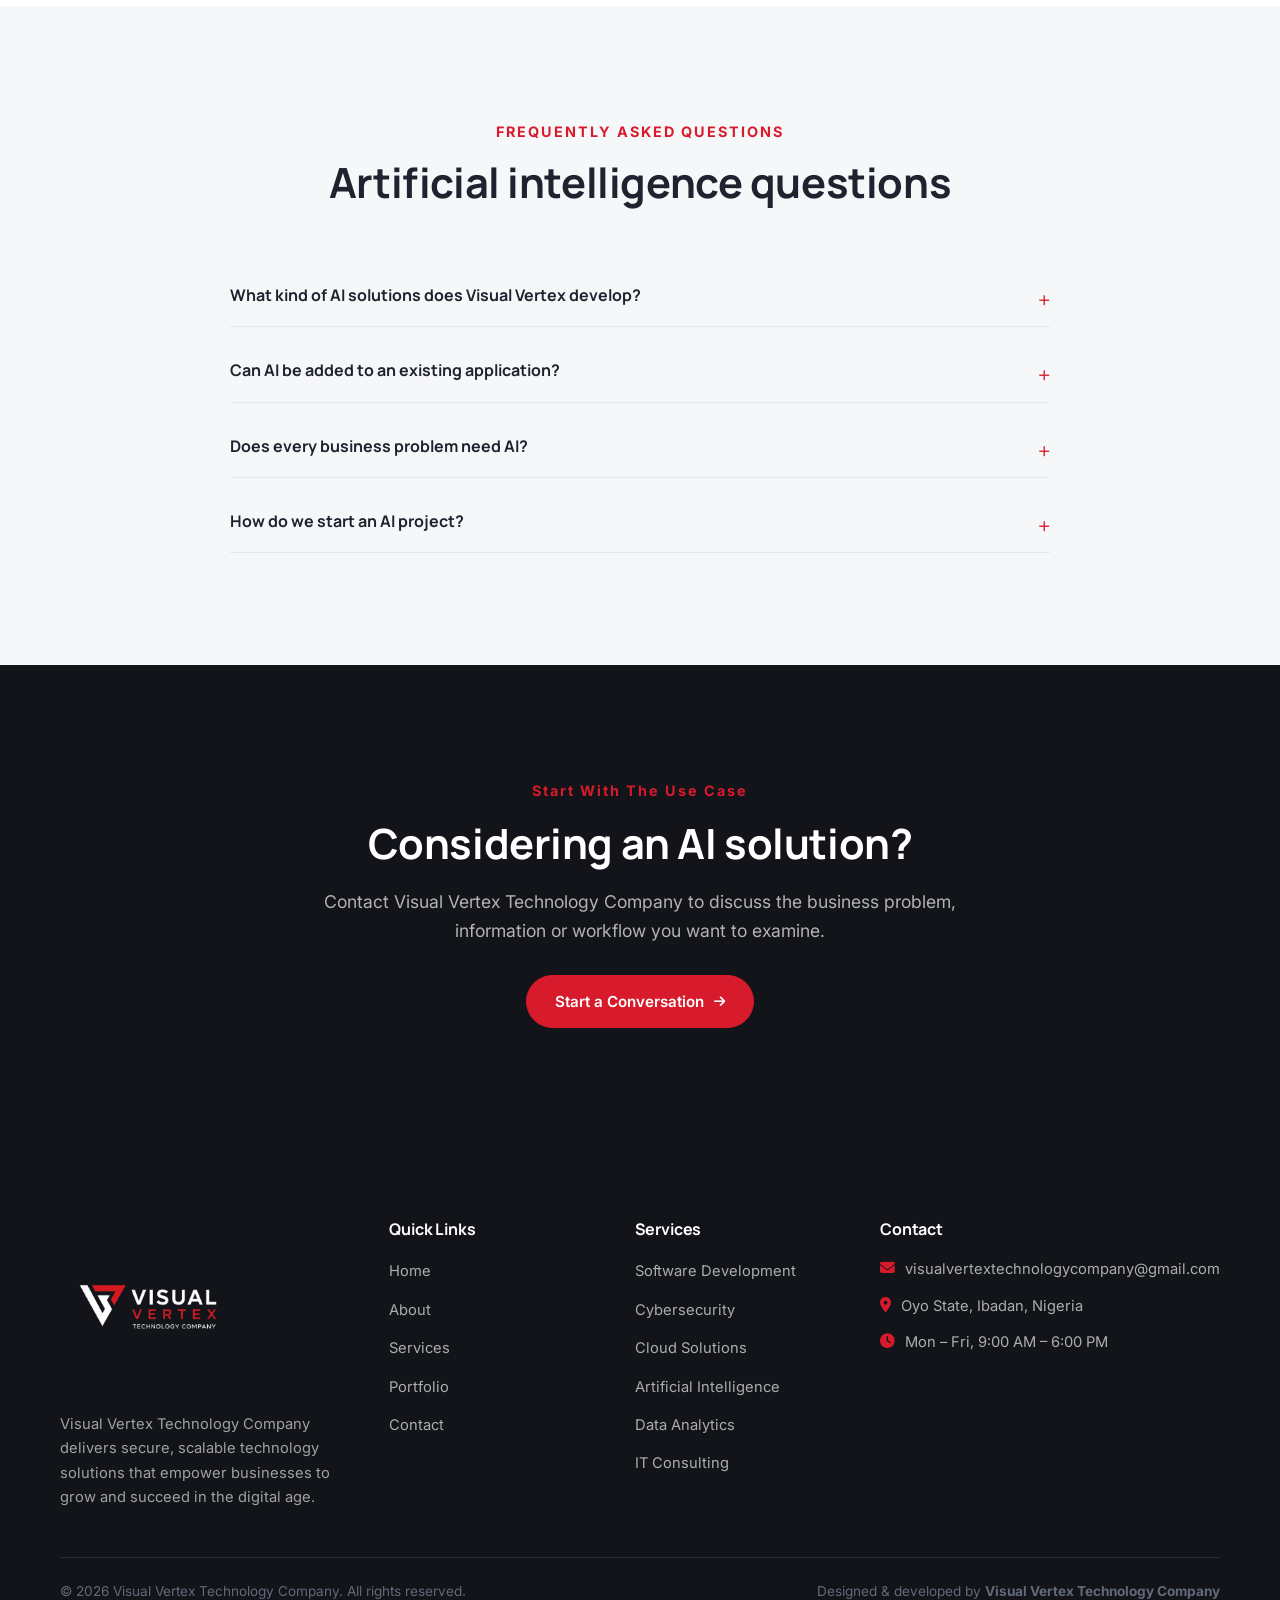
<file: services/artificial-intelligence.html>
<!DOCTYPE html>
<html lang="en">
<head>
  <meta charset="UTF-8">
  <meta http-equiv="X-UA-Compatible" content="IE=edge">
  <meta name="viewport" content="width=device-width, initial-scale=1.0">

  <title>Artificial Intelligence Solutions in Nigeria | Visual Vertex Technology Company</title>
  <meta name="description" content="Visual Vertex Technology Company develops practical artificial intelligence solutions in Nigeria, including AI assistants, automation, chatbots and intelligent business applications.">
  <meta name="author" content="Visual Vertex Technology Company">
  <link rel="canonical" href="https://www.visualvertextechnologycompany.com.ng/services/artificial-intelligence.html">

  <meta property="og:type" content="website">
  <meta property="og:title" content="Artificial Intelligence Solutions in Nigeria | Visual Vertex Technology Company">
  <meta property="og:description" content="Practical artificial intelligence solutions including AI assistants, automation, chatbots and intelligent business applications.">
  <meta property="og:image" content="https://www.visualvertextechnologycompany.com.ng/favicon/android-chrome-512x512.png">
  <meta property="og:url" content="https://www.visualvertextechnologycompany.com.ng/services/artificial-intelligence.html">
  <meta name="twitter:card" content="summary_large_image">
  <meta name="twitter:title" content="Artificial Intelligence Solutions in Nigeria | Visual Vertex Technology Company">
  <meta name="twitter:description" content="Practical artificial intelligence solutions for businesses and organizations in Nigeria.">
  <meta name="twitter:image" content="https://www.visualvertextechnologycompany.com.ng/favicon/android-chrome-512x512.png">

  <script type="application/ld+json">
    {
      "@context": "https://schema.org",
      "@graph": [
        {
          "@type": "Organization",
          "@id": "https://www.visualvertextechnologycompany.com.ng/#organization",
          "name": "Visual Vertex Technology Company",
          "url": "https://www.visualvertextechnologycompany.com.ng/",
          "logo": "https://www.visualvertextechnologycompany.com.ng/images/logo.png",
          "email": "visualvertextechnologycompany@gmail.com",
          "description": "Visual Vertex Technology Company is a technology company providing software development, cybersecurity, cloud solutions, artificial intelligence, data analytics and IT consulting."
        },
        {
          "@type": "WebPage",
          "@id": "https://www.visualvertextechnologycompany.com.ng/services/artificial-intelligence.html#webpage",
          "name": "Artificial Intelligence Solutions in Nigeria | Visual Vertex Technology Company",
          "url": "https://www.visualvertextechnologycompany.com.ng/services/artificial-intelligence.html",
          "description": "Visual Vertex Technology Company develops practical artificial intelligence solutions in Nigeria, including AI assistants, automation, chatbots and intelligent business applications.",
          "publisher": { "@id": "https://www.visualvertextechnologycompany.com.ng/#organization" },
          "mainEntity": { "@id": "https://www.visualvertextechnologycompany.com.ng/services/artificial-intelligence.html#service" }
        },
        {
          "@type": "Service",
          "@id": "https://www.visualvertextechnologycompany.com.ng/services/artificial-intelligence.html#service",
          "name": "Artificial Intelligence Solutions",
          "serviceType": "Artificial Intelligence",
          "description": "Practical artificial intelligence services including business assistants, intelligent automation, chatbots, AI integration and data-driven business applications.",
          "provider": { "@id": "https://www.visualvertextechnologycompany.com.ng/#organization" },
          "areaServed": "Nigeria",
          "url": "https://www.visualvertextechnologycompany.com.ng/services/artificial-intelligence.html"
        }
      ]
    }
  </script>

  <meta name="theme-color" content="#12141a">
  <link rel="icon" type="image/x-icon" href="../favicon/favicon.ico">
  <link rel="icon" type="image/png" sizes="16x16" href="../favicon/favicon-16x16.png">
  <link rel="icon" type="image/png" sizes="32x32" href="../favicon/favicon-32x32.png">
  <link rel="icon" type="image/png" sizes="48x48" href="../favicon/favicon-48x48.png">
  <link rel="icon" type="image/png" sizes="96x96" href="../favicon/favicon-96x96.png">
  <link rel="apple-touch-icon" sizes="180x180" href="../favicon/apple-touch-icon.png">
  <link rel="manifest" href="../site.webmanifest">
  <link rel="preconnect" href="https://fonts.googleapis.com">
  <link rel="preconnect" href="https://fonts.gstatic.com" crossorigin>
  <link href="https://fonts.googleapis.com/css2?family=Inter:wght@400;500;600;700&family=Manrope:wght@600;700;800&display=swap" rel="stylesheet">
  <link rel="stylesheet" href="https://cdnjs.cloudflare.com/ajax/libs/font-awesome/6.7.2/css/all.min.css">
  <link rel="stylesheet" href="../css/style.css">
  <link rel="stylesheet" href="../css/software-development.css">
</head>
<body>
  <header id="header"><div class="container"><nav><a href="../index.html" class="logo"><img src="../images/logo.png" alt="Visual Vertex Technology Company"></a><ul class="nav-links" id="mobile-nav"><li><a href="../index.html#hero">Home</a></li><li><a href="../index.html#about">About</a></li><li><a href="../index.html#services" class="active">Services</a></li><li><a href="../portfolio.html">Portfolio</a></li><li><a href="../index.html#contact">Contact</a></li></ul><div class="header-actions"><a href="../index.html#contact" class="btn-primary">Get In Touch <i class="fa-solid fa-arrow-right" aria-hidden="true"></i></a><button class="menu-btn" type="button" aria-label="Toggle navigation" aria-expanded="false" aria-controls="mobile-nav"><span></span><span></span><span></span></button></div></nav></div></header>

  <main>
    <section id="service-hero"><div class="container service-hero-grid"><div class="service-hero-content"><span class="small-title">Artificial Intelligence</span><h1>Artificial Intelligence Solutions</h1><p>Visual Vertex Technology Company applies artificial intelligence to practical business needs, such as assisting with information, reducing repetitive work and supporting better use of business data.</p><div class="hero-buttons"><a href="#contact" class="btn-primary">Start a Conversation <i class="fa-solid fa-arrow-right" aria-hidden="true"></i></a><a href="../portfolio.html" class="btn-secondary">View Our Portfolio</a></div></div><div class="service-hero-note" aria-label="Artificial intelligence focus"><i class="fa-solid fa-brain" aria-hidden="true"></i><p>Useful AI applications built around a clear business requirement.</p></div></div></section>

    <section id="ai-solutions"><div class="container"><div class="section-heading"><span class="section-tag">AI Solutions We Develop</span><h2>Practical applications for focused problems</h2><p>Artificial intelligence is most useful when its role is clear and the underlying business process is understood.</p></div><div class="services-grid service-card-grid"><article class="service-card"><i class="fa-solid fa-user-tie" aria-hidden="true"></i><h3>AI Business Solutions</h3><p>Applications that use intelligent processing to support defined business tasks and decisions.</p></article><article class="service-card"><i class="fa-solid fa-comments" aria-hidden="true"></i><h3>AI Assistants</h3><p>Assistants that help people find, organize or work with information in a practical context.</p></article><article class="service-card"><i class="fa-solid fa-gears" aria-hidden="true"></i><h3>Intelligent Automation</h3><p>Automation for suitable repetitive steps where a more consistent process is useful.</p></article><article class="service-card"><i class="fa-solid fa-message" aria-hidden="true"></i><h3>AI Chatbots</h3><p>Conversational interfaces for defined questions, support flows or information access.</p></article><article class="service-card"><i class="fa-solid fa-language" aria-hidden="true"></i><h3>Natural Language Applications</h3><p>Applications that work with written language for agreed business and information tasks.</p></article><article class="service-card"><i class="fa-solid fa-plug" aria-hidden="true"></i><h3>AI Integration</h3><p>Connect suitable AI capabilities with existing applications and business processes.</p></article></div><div class="service-maintenance"><i class="fa-solid fa-chart-line" aria-hidden="true"></i><div><h3>Data-driven intelligent systems</h3><p>We can also discuss data-driven systems and AI consulting where the available information and business objective support that approach.</p></div></div></div></section>

    <section id="where-ai-helps" class="service-band"><div class="container"><div class="section-heading"><span class="section-tag">Where AI Can Help</span><h2>Start with a useful business application</h2><p>AI should be considered in the context of the work it is meant to support, the information available and the people who will use the result.</p></div><div class="reason-grid"><article class="reason-card"><i class="fa-solid fa-repeat" aria-hidden="true"></i><h3>Repetitive information work</h3><p>Suitable tasks may be reviewed for ways to reduce manual sorting, checking or handling.</p></article><article class="reason-card"><i class="fa-solid fa-magnifying-glass" aria-hidden="true"></i><h3>Finding useful information</h3><p>AI applications can help people work with information when the scope and source data are clear.</p></article><article class="reason-card"><i class="fa-solid fa-headset" aria-hidden="true"></i><h3>Defined support interactions</h3><p>Chatbots and assistants can support specific questions or flows with appropriate boundaries.</p></article><article class="reason-card"><i class="fa-solid fa-chart-column" aria-hidden="true"></i><h3>Business insight</h3><p>Data-driven tools can help teams examine information relevant to an agreed business question.</p></article></div></div></section>

    <section id="ai-approach"><div class="container"><div class="section-heading"><span class="section-tag">Our Approach</span><h2>Our Approach to AI Projects</h2><p>We focus on the problem first, then consider whether AI is a suitable and manageable part of the solution.</p></div><ol class="process-grid"><li class="process-step"><span class="process-number">01</span><h3>Define the use case</h3><p>We clarify the task, users, expected outcome and limits of the proposed application.</p></li><li class="process-step"><span class="process-number">02</span><h3>Review the information</h3><p>We consider the data, content or integrations the solution would need to work with.</p></li><li class="process-step"><span class="process-number">03</span><h3>Design the application</h3><p>We plan how the AI capability fits into the wider workflow and user experience.</p></li><li class="process-step"><span class="process-number">04</span><h3>Test and improve</h3><p>We review the result against the agreed purpose and refine the application as needed.</p></li></ol></div></section>

    <section id="responsible-ai" class="service-band"><div class="container"><div class="section-heading"><span class="section-tag">Responsible and Practical AI</span><h2>Use AI with clear expectations</h2><p>AI projects need defined responsibilities, suitable information and a realistic understanding of where human review remains important.</p></div><div class="reason-grid"><article class="reason-card"><i class="fa-solid fa-bullseye" aria-hidden="true"></i><h3>Clear purpose</h3><p>The role of an AI feature should be understandable to the people using and managing it.</p></article><article class="reason-card"><i class="fa-solid fa-user-check" aria-hidden="true"></i><h3>Human oversight</h3><p>Workflows should make room for review where decisions or information require judgment.</p></article><article class="reason-card"><i class="fa-solid fa-database" aria-hidden="true"></i><h3>Suitable information</h3><p>The quality, relevance and handling of information affect the usefulness of an AI application.</p></article></div></div></section>

    <section id="why-work-with-us"><div class="container"><div class="section-heading"><span class="section-tag">Why Visual Vertex</span><h2>Why Work With Visual Vertex?</h2></div><div class="reason-grid"><article class="reason-card"><i class="fa-solid fa-bullseye" aria-hidden="true"></i><h3>Business-focused development</h3><p>We connect the proposed application to a real process, user or operational need.</p></article><article class="reason-card"><i class="fa-solid fa-shield-halved" aria-hidden="true"></i><h3>Security-conscious thinking</h3><p>Information, access and reliability remain part of the wider solution conversation.</p></article><article class="reason-card"><i class="fa-solid fa-list-check" aria-hidden="true"></i><h3>Practical technology choices</h3><p>AI is considered where it is useful, not added simply because it is available.</p></article></div></div></section>

    <section id="faq" class="service-band"><div class="container faq-container"><div class="section-heading"><span class="section-tag">Frequently Asked Questions</span><h2>Artificial intelligence questions</h2></div><div class="faq-list"><details><summary>What kind of AI solutions does Visual Vertex develop?</summary><p>We can discuss AI business solutions, assistants, automation, chatbots, natural language applications, integrations and data-driven systems based on the project requirements.</p></details><details><summary>Can AI be added to an existing application?</summary><p>It may be possible where the application, information and use case support a suitable integration.</p></details><details><summary>Does every business problem need AI?</summary><p>No. We first consider the business problem and whether AI is an appropriate and manageable part of the solution.</p></details><details><summary>How do we start an AI project?</summary><p>Contact Visual Vertex with the process, information or business question you want to explore.</p></details></div></div></section>

    <section id="contact" class="service-final-cta"><div class="container"><div class="cta-box"><span>Start With The Use Case</span><h2>Considering an AI solution?</h2><p>Contact Visual Vertex Technology Company to discuss the business problem, information or workflow you want to examine.</p><a href="../index.html#contact" class="btn-primary">Start a Conversation <i class="fa-solid fa-arrow-right" aria-hidden="true"></i></a></div></div></section>
  </main>

  <footer id="footer"><div class="container"><div class="footer-grid"><div class="footer-column"><img src="../images/logo.png" alt="Visual Vertex Technology Company" class="footer-logo"><p>Visual Vertex Technology Company delivers secure, scalable technology solutions that empower businesses to grow and succeed in the digital age.</p></div><div class="footer-column"><h3>Quick Links</h3><ul><li><a href="../index.html#hero">Home</a></li><li><a href="../index.html#about">About</a></li><li><a href="../index.html#services">Services</a></li><li><a href="../portfolio.html">Portfolio</a></li><li><a href="../index.html#contact">Contact</a></li></ul></div><div class="footer-column"><h3>Services</h3><ul><li><a href="software-development.html">Software Development</a></li><li><a href="cybersecurity.html">Cybersecurity</a></li><li><a href="cloud-solutions.html">Cloud Solutions</a></li><li><a href="artificial-intelligence.html">Artificial Intelligence</a></li><li><a href="data-analytics.html">Data Analytics</a></li><li><a href="it-consulting.html">IT Consulting</a></li></ul></div><div class="footer-column"><h3>Contact</h3><ul class="footer-contact"><li><i class="fa-solid fa-envelope" aria-hidden="true"></i> visualvertextechnologycompany@gmail.com</li><li><i class="fa-solid fa-location-dot" aria-hidden="true"></i> Oyo State, Ibadan, Nigeria</li><li><i class="fa-solid fa-clock" aria-hidden="true"></i> Mon – Fri, 9:00 AM – 6:00 PM</li></ul></div></div><hr><div class="footer-bottom"><p>&copy; 2026 Visual Vertex Technology Company. All rights reserved.</p><p>Designed &amp; developed by <strong>Visual Vertex Technology Company</strong></p></div></div></footer>
  <button id="backToTop" aria-label="Back to top"><i class="fa-solid fa-arrow-up" aria-hidden="true"></i></button><script src="../js/main.js"></script>
</body>
</html>
</file>
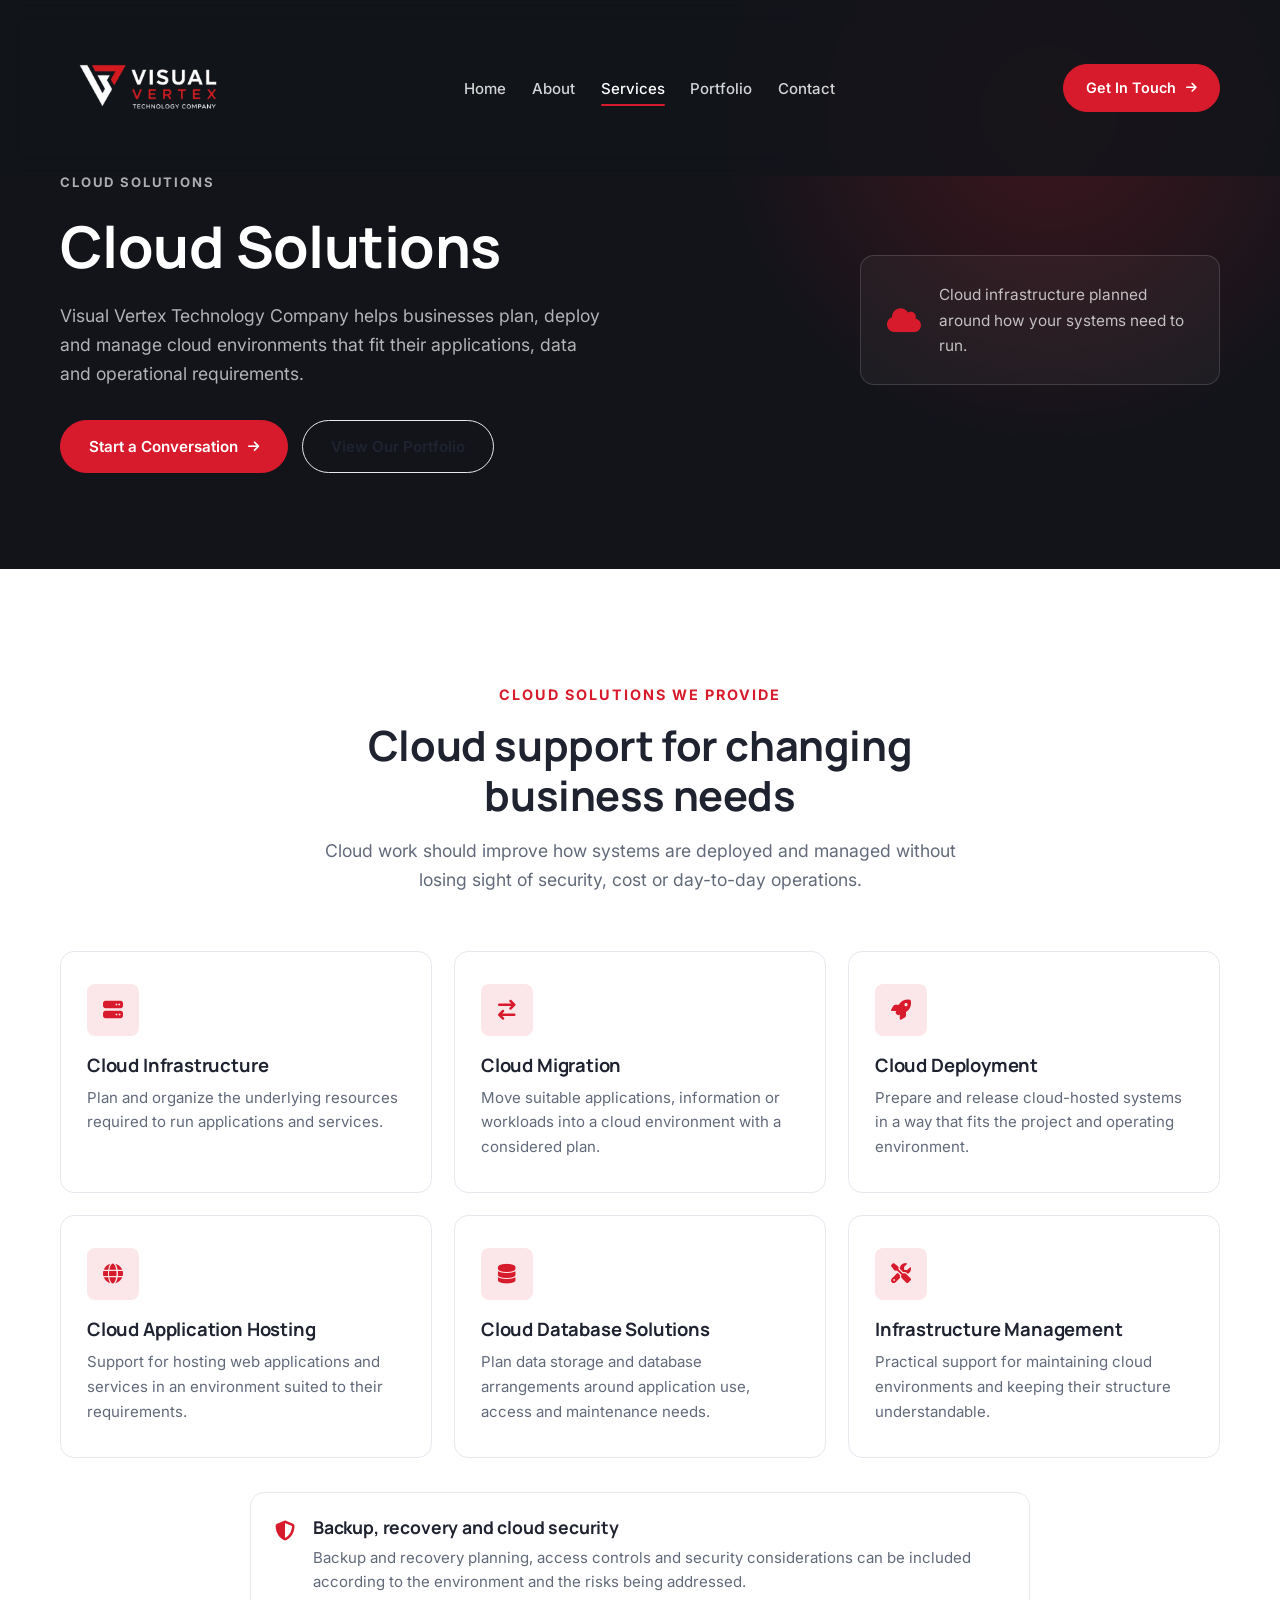
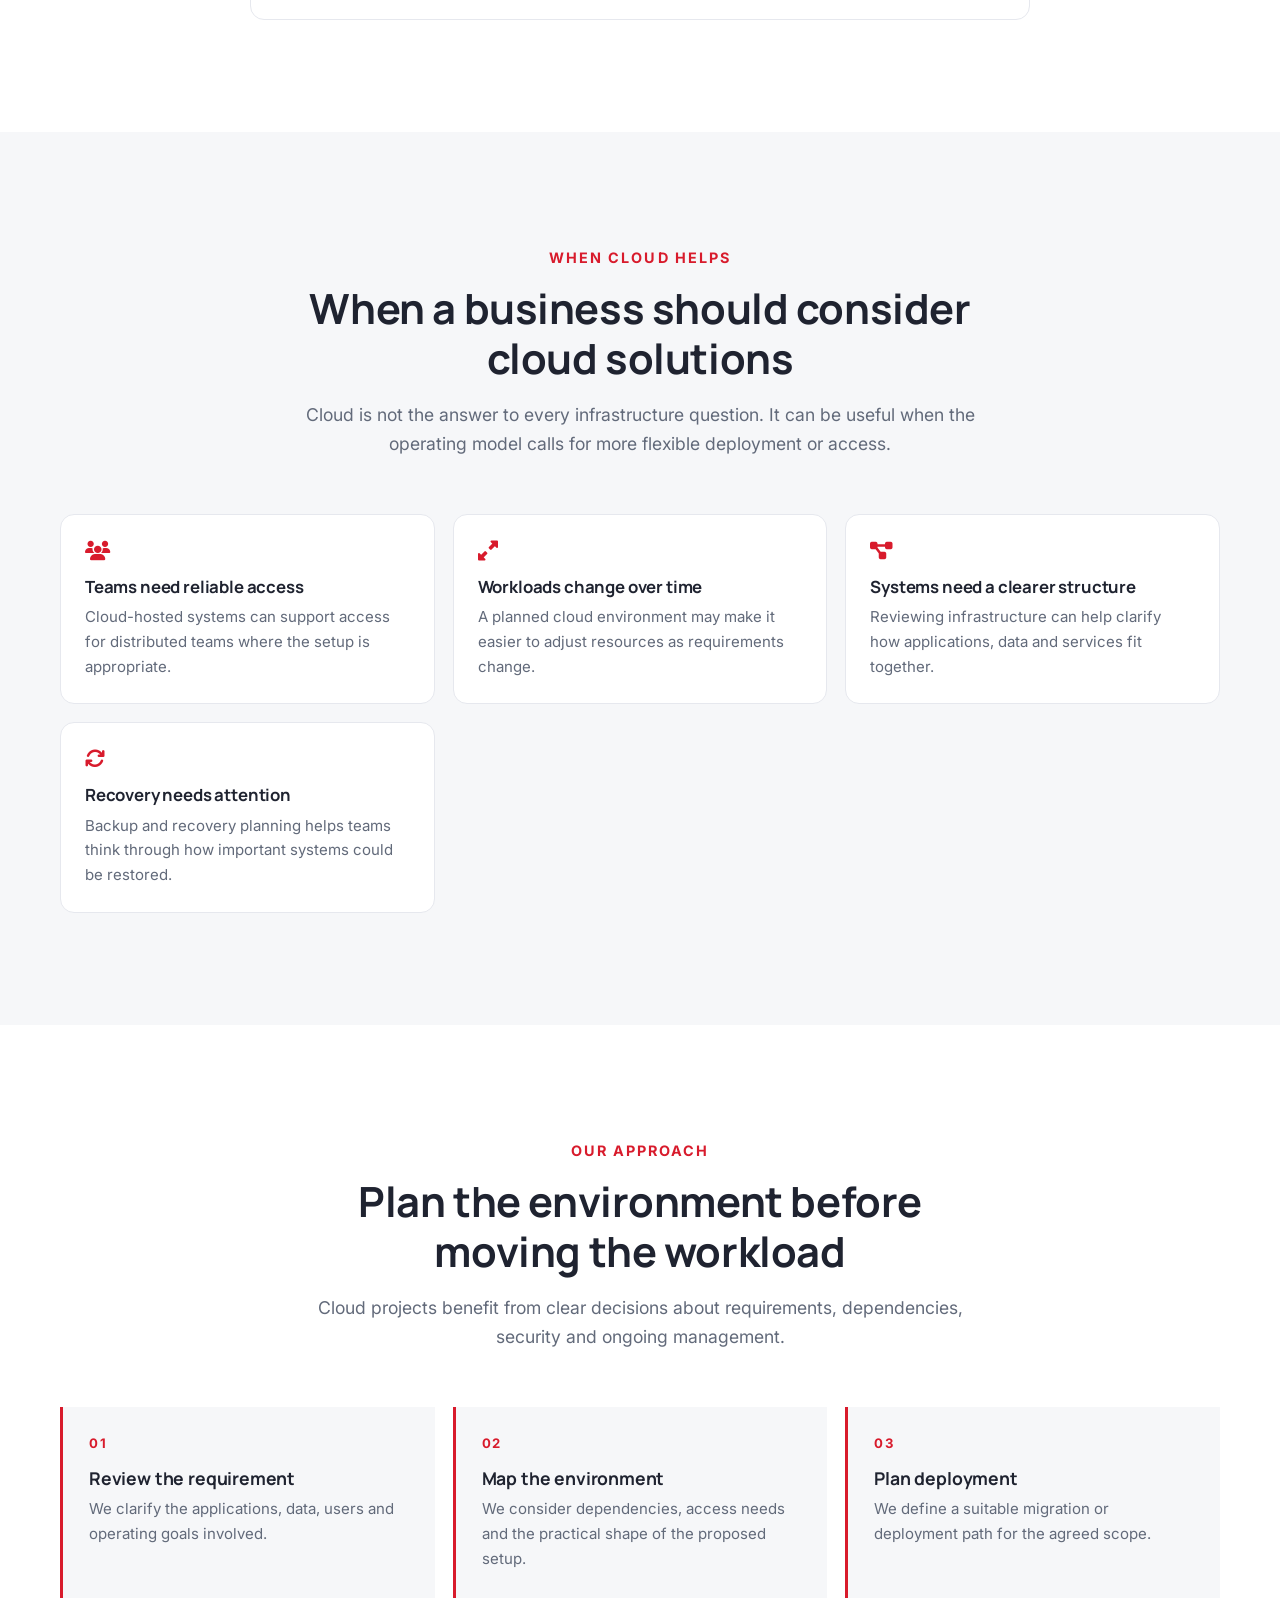
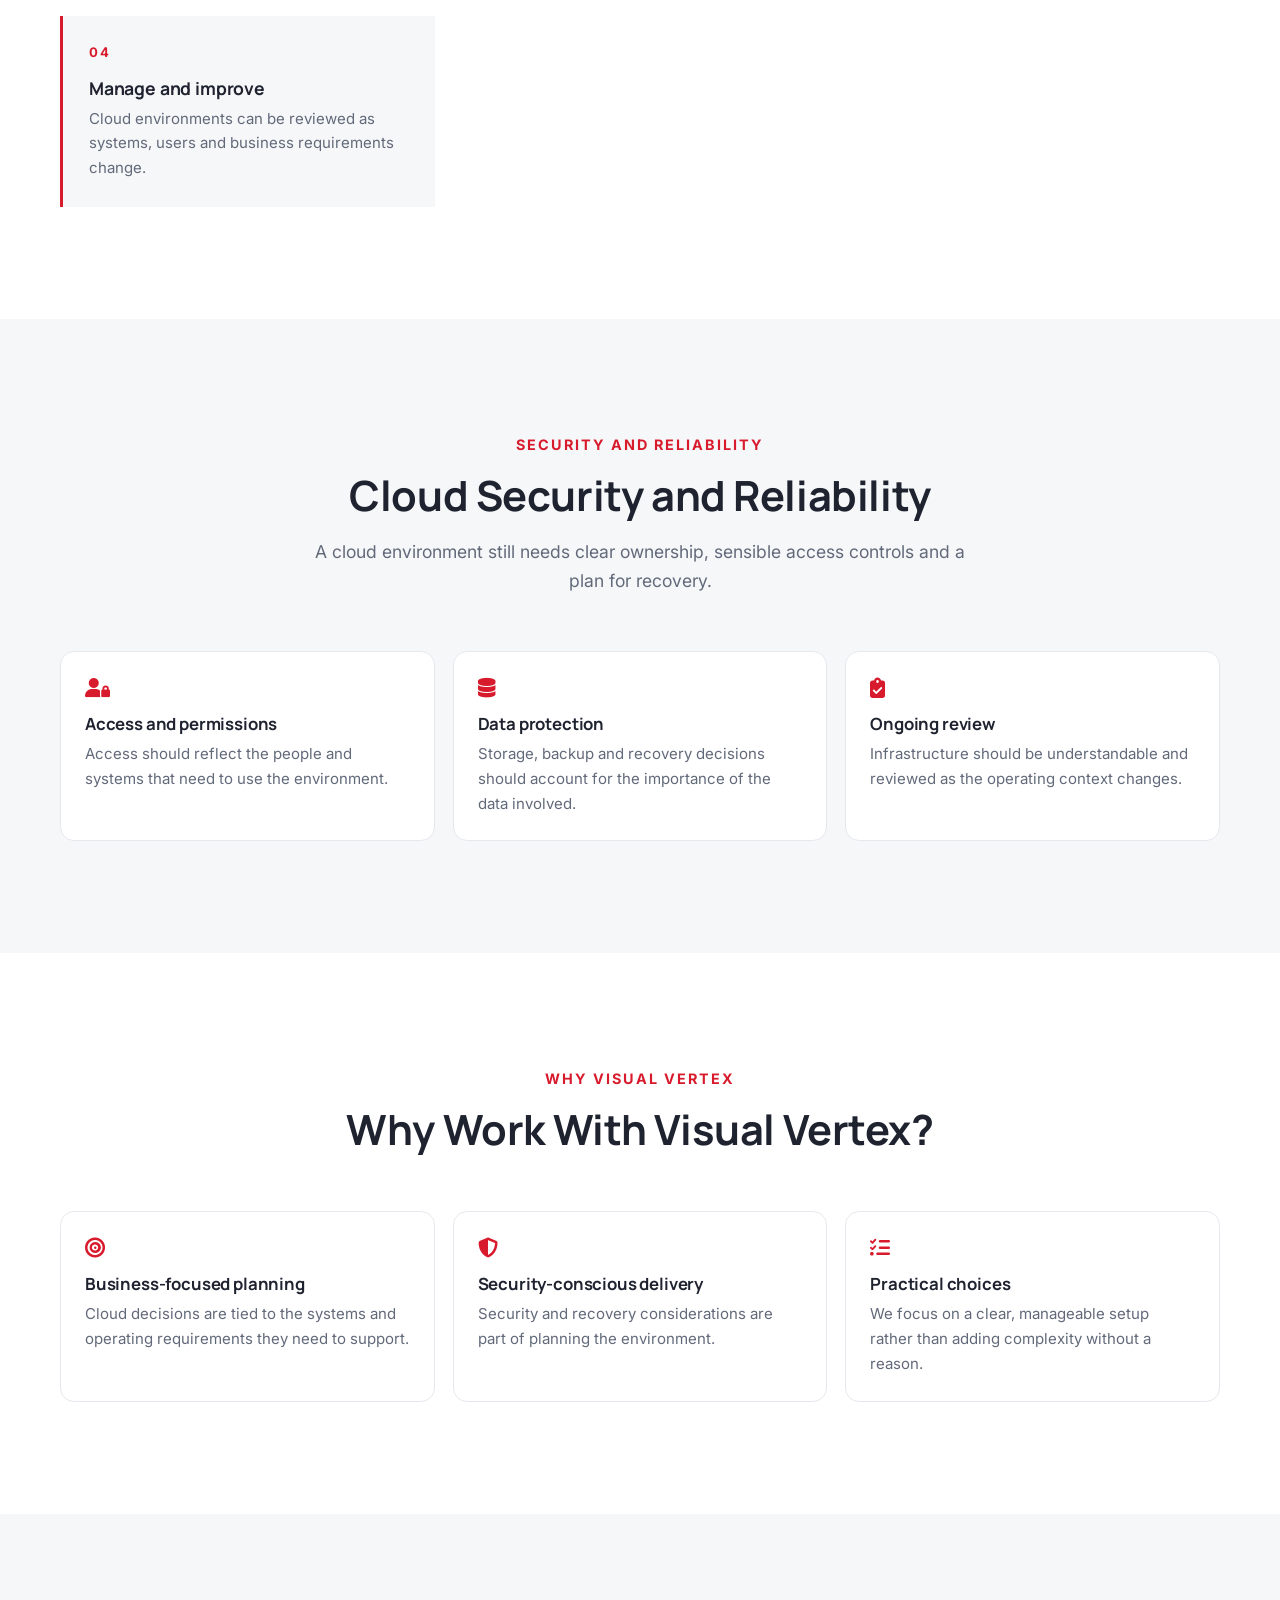
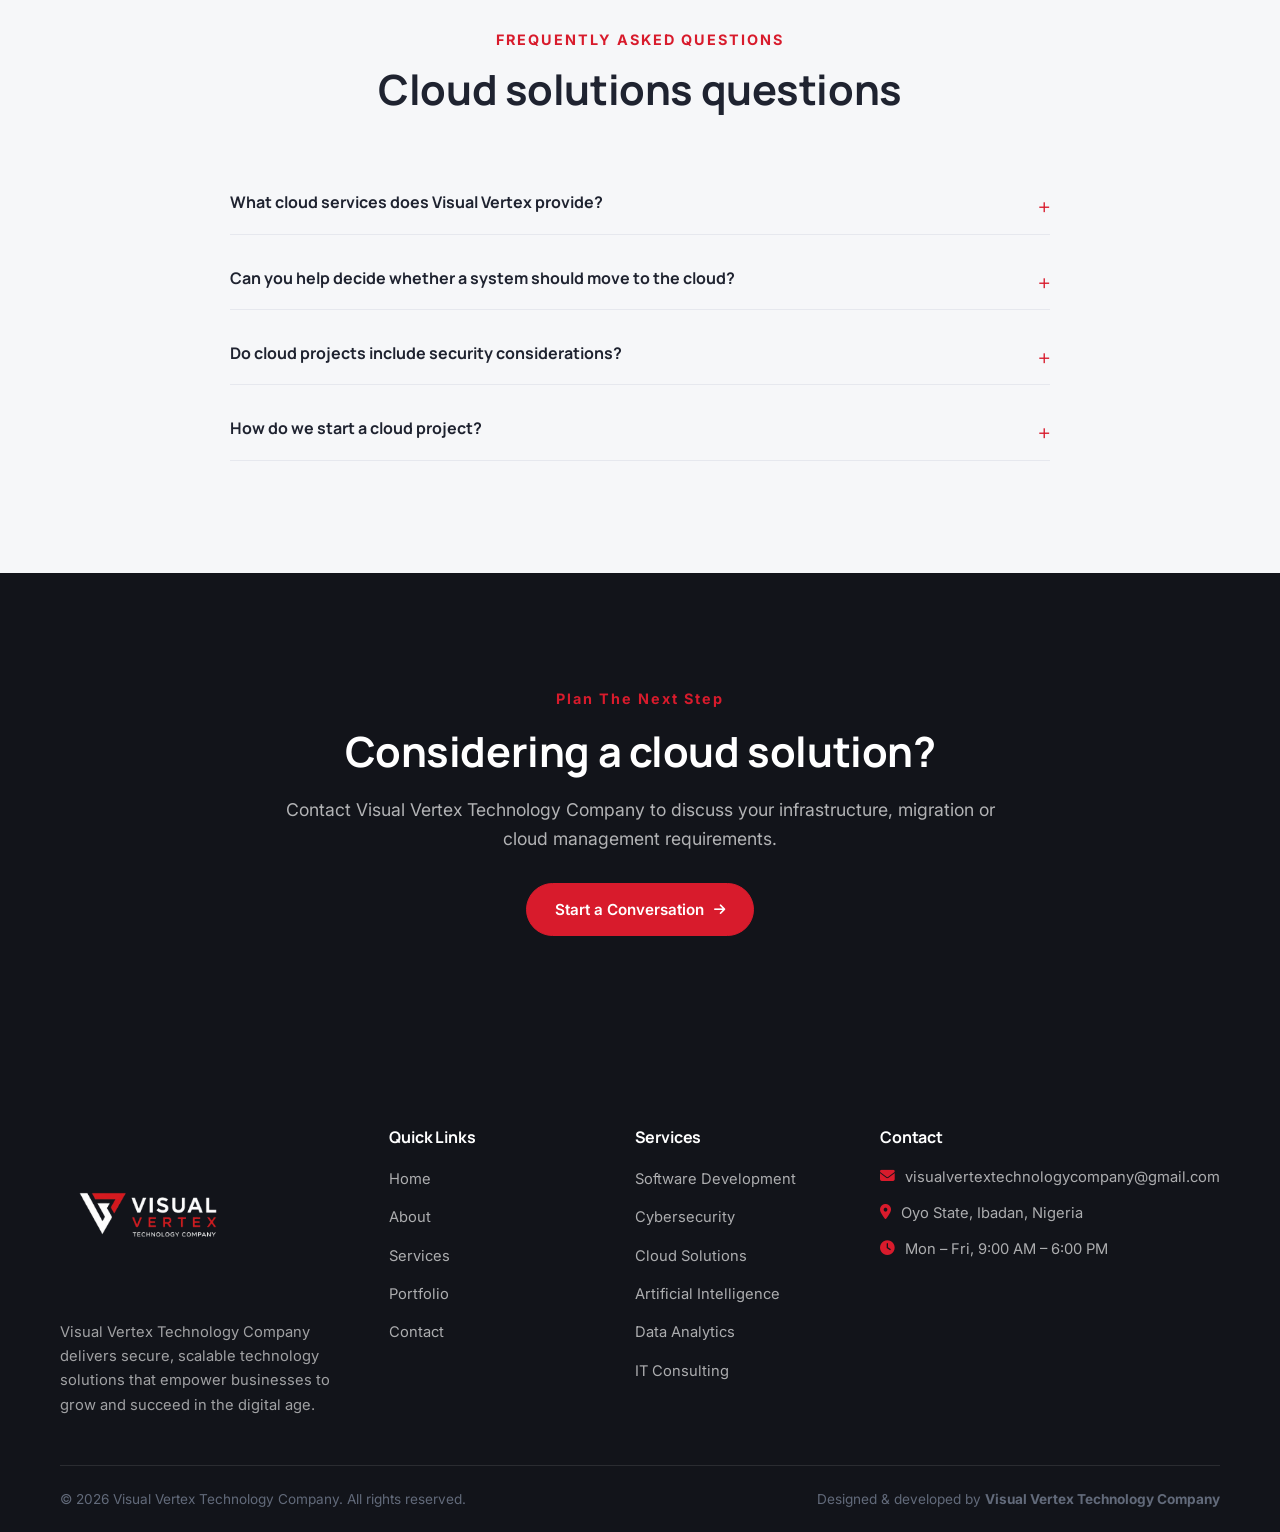
<file: services/cloud-solutions.html>
<!DOCTYPE html>
<html lang="en">
<head>
  <meta charset="UTF-8">
  <meta http-equiv="X-UA-Compatible" content="IE=edge">
  <meta name="viewport" content="width=device-width, initial-scale=1.0">

  <title>Cloud Solutions Company in Nigeria | Visual Vertex Technology Company</title>
  <meta name="description" content="Visual Vertex Technology Company provides practical cloud solutions in Nigeria, including cloud migration, deployment, infrastructure management, hosting and cloud security guidance.">
  <meta name="author" content="Visual Vertex Technology Company">
  <link rel="canonical" href="https://www.visualvertextechnologycompany.com.ng/services/cloud-solutions.html">

  <meta property="og:type" content="website">
  <meta property="og:title" content="Cloud Solutions Company in Nigeria | Visual Vertex Technology Company">
  <meta property="og:description" content="Practical cloud solutions including migration, deployment, infrastructure management, hosting and cloud security guidance.">
  <meta property="og:image" content="https://www.visualvertextechnologycompany.com.ng/favicon/android-chrome-512x512.png">
  <meta property="og:url" content="https://www.visualvertextechnologycompany.com.ng/services/cloud-solutions.html">
  <meta name="twitter:card" content="summary_large_image">
  <meta name="twitter:title" content="Cloud Solutions Company in Nigeria | Visual Vertex Technology Company">
  <meta name="twitter:description" content="Practical cloud solutions for businesses and organizations in Nigeria.">
  <meta name="twitter:image" content="https://www.visualvertextechnologycompany.com.ng/favicon/android-chrome-512x512.png">

  <script type="application/ld+json">
    {
      "@context": "https://schema.org",
      "@graph": [
        {
          "@type": "Organization",
          "@id": "https://www.visualvertextechnologycompany.com.ng/#organization",
          "name": "Visual Vertex Technology Company",
          "url": "https://www.visualvertextechnologycompany.com.ng/",
          "logo": "https://www.visualvertextechnologycompany.com.ng/images/logo.png",
          "email": "visualvertextechnologycompany@gmail.com",
          "description": "Visual Vertex Technology Company is a technology company providing software development, cybersecurity, cloud solutions, artificial intelligence, data analytics and IT consulting."
        },
        {
          "@type": "WebPage",
          "@id": "https://www.visualvertextechnologycompany.com.ng/services/cloud-solutions.html#webpage",
          "name": "Cloud Solutions Company in Nigeria | Visual Vertex Technology Company",
          "url": "https://www.visualvertextechnologycompany.com.ng/services/cloud-solutions.html",
          "description": "Visual Vertex Technology Company provides practical cloud solutions in Nigeria, including cloud migration, deployment, infrastructure management, hosting and cloud security guidance.",
          "publisher": { "@id": "https://www.visualvertextechnologycompany.com.ng/#organization" },
          "mainEntity": { "@id": "https://www.visualvertextechnologycompany.com.ng/services/cloud-solutions.html#service" }
        },
        {
          "@type": "Service",
          "@id": "https://www.visualvertextechnologycompany.com.ng/services/cloud-solutions.html#service",
          "name": "Cloud Solutions",
          "serviceType": "Cloud Solutions",
          "description": "Cloud migration, deployment, infrastructure management, cloud application hosting, database solutions, backup and recovery, and cloud security guidance.",
          "provider": { "@id": "https://www.visualvertextechnologycompany.com.ng/#organization" },
          "areaServed": "Nigeria",
          "url": "https://www.visualvertextechnologycompany.com.ng/services/cloud-solutions.html"
        }
      ]
    }
  </script>

  <meta name="theme-color" content="#12141a">
  <link rel="icon" type="image/x-icon" href="../favicon/favicon.ico">
  <link rel="icon" type="image/png" sizes="16x16" href="../favicon/favicon-16x16.png">
  <link rel="icon" type="image/png" sizes="32x32" href="../favicon/favicon-32x32.png">
  <link rel="icon" type="image/png" sizes="48x48" href="../favicon/favicon-48x48.png">
  <link rel="icon" type="image/png" sizes="96x96" href="../favicon/favicon-96x96.png">
  <link rel="apple-touch-icon" sizes="180x180" href="../favicon/apple-touch-icon.png">
  <link rel="manifest" href="../site.webmanifest">
  <link rel="preconnect" href="https://fonts.googleapis.com">
  <link rel="preconnect" href="https://fonts.gstatic.com" crossorigin>
  <link href="https://fonts.googleapis.com/css2?family=Inter:wght@400;500;600;700&family=Manrope:wght@600;700;800&display=swap" rel="stylesheet">
  <link rel="stylesheet" href="https://cdnjs.cloudflare.com/ajax/libs/font-awesome/6.7.2/css/all.min.css">
  <link rel="stylesheet" href="../css/style.css">
  <link rel="stylesheet" href="../css/software-development.css">
</head>
<body>
  <header id="header"><div class="container"><nav><a href="../index.html" class="logo"><img src="../images/logo.png" alt="Visual Vertex Technology Company"></a><ul class="nav-links" id="mobile-nav"><li><a href="../index.html#hero">Home</a></li><li><a href="../index.html#about">About</a></li><li><a href="../index.html#services" class="active">Services</a></li><li><a href="../portfolio.html">Portfolio</a></li><li><a href="../index.html#contact">Contact</a></li></ul><div class="header-actions"><a href="../index.html#contact" class="btn-primary">Get In Touch <i class="fa-solid fa-arrow-right" aria-hidden="true"></i></a><button class="menu-btn" type="button" aria-label="Toggle navigation" aria-expanded="false" aria-controls="mobile-nav"><span></span><span></span><span></span></button></div></nav></div></header>

  <main>
    <section id="service-hero"><div class="container service-hero-grid"><div class="service-hero-content"><span class="small-title">Cloud Solutions</span><h1>Cloud Solutions</h1><p>Visual Vertex Technology Company helps businesses plan, deploy and manage cloud environments that fit their applications, data and operational requirements.</p><div class="hero-buttons"><a href="#contact" class="btn-primary">Start a Conversation <i class="fa-solid fa-arrow-right" aria-hidden="true"></i></a><a href="../portfolio.html" class="btn-secondary">View Our Portfolio</a></div></div><div class="service-hero-note" aria-label="Cloud solutions focus"><i class="fa-solid fa-cloud" aria-hidden="true"></i><p>Cloud infrastructure planned around how your systems need to run.</p></div></div></section>

    <section id="cloud-services"><div class="container"><div class="section-heading"><span class="section-tag">Cloud Solutions We Provide</span><h2>Cloud support for changing business needs</h2><p>Cloud work should improve how systems are deployed and managed without losing sight of security, cost or day-to-day operations.</p></div><div class="services-grid service-card-grid"><article class="service-card"><i class="fa-solid fa-server" aria-hidden="true"></i><h3>Cloud Infrastructure</h3><p>Plan and organize the underlying resources required to run applications and services.</p></article><article class="service-card"><i class="fa-solid fa-arrow-right-arrow-left" aria-hidden="true"></i><h3>Cloud Migration</h3><p>Move suitable applications, information or workloads into a cloud environment with a considered plan.</p></article><article class="service-card"><i class="fa-solid fa-rocket" aria-hidden="true"></i><h3>Cloud Deployment</h3><p>Prepare and release cloud-hosted systems in a way that fits the project and operating environment.</p></article><article class="service-card"><i class="fa-solid fa-globe" aria-hidden="true"></i><h3>Cloud Application Hosting</h3><p>Support for hosting web applications and services in an environment suited to their requirements.</p></article><article class="service-card"><i class="fa-solid fa-database" aria-hidden="true"></i><h3>Cloud Database Solutions</h3><p>Plan data storage and database arrangements around application use, access and maintenance needs.</p></article><article class="service-card"><i class="fa-solid fa-screwdriver-wrench" aria-hidden="true"></i><h3>Infrastructure Management</h3><p>Practical support for maintaining cloud environments and keeping their structure understandable.</p></article></div><div class="service-maintenance"><i class="fa-solid fa-shield-halved" aria-hidden="true"></i><div><h3>Backup, recovery and cloud security</h3><p>Backup and recovery planning, access controls and security considerations can be included according to the environment and the risks being addressed.</p></div></div></div></section>

    <section id="when-cloud-helps" class="service-band"><div class="container"><div class="section-heading"><span class="section-tag">When Cloud Helps</span><h2>When a business should consider cloud solutions</h2><p>Cloud is not the answer to every infrastructure question. It can be useful when the operating model calls for more flexible deployment or access.</p></div><div class="reason-grid"><article class="reason-card"><i class="fa-solid fa-users" aria-hidden="true"></i><h3>Teams need reliable access</h3><p>Cloud-hosted systems can support access for distributed teams where the setup is appropriate.</p></article><article class="reason-card"><i class="fa-solid fa-up-right-and-down-left-from-center" aria-hidden="true"></i><h3>Workloads change over time</h3><p>A planned cloud environment may make it easier to adjust resources as requirements change.</p></article><article class="reason-card"><i class="fa-solid fa-diagram-project" aria-hidden="true"></i><h3>Systems need a clearer structure</h3><p>Reviewing infrastructure can help clarify how applications, data and services fit together.</p></article><article class="reason-card"><i class="fa-solid fa-arrows-rotate" aria-hidden="true"></i><h3>Recovery needs attention</h3><p>Backup and recovery planning helps teams think through how important systems could be restored.</p></article></div></div></section>

    <section id="cloud-approach"><div class="container"><div class="section-heading"><span class="section-tag">Our Approach</span><h2>Plan the environment before moving the workload</h2><p>Cloud projects benefit from clear decisions about requirements, dependencies, security and ongoing management.</p></div><ol class="process-grid"><li class="process-step"><span class="process-number">01</span><h3>Review the requirement</h3><p>We clarify the applications, data, users and operating goals involved.</p></li><li class="process-step"><span class="process-number">02</span><h3>Map the environment</h3><p>We consider dependencies, access needs and the practical shape of the proposed setup.</p></li><li class="process-step"><span class="process-number">03</span><h3>Plan deployment</h3><p>We define a suitable migration or deployment path for the agreed scope.</p></li><li class="process-step"><span class="process-number">04</span><h3>Manage and improve</h3><p>Cloud environments can be reviewed as systems, users and business requirements change.</p></li></ol></div></section>

    <section id="cloud-security" class="service-band"><div class="container"><div class="section-heading"><span class="section-tag">Security and Reliability</span><h2>Cloud Security and Reliability</h2><p>A cloud environment still needs clear ownership, sensible access controls and a plan for recovery.</p></div><div class="reason-grid"><article class="reason-card"><i class="fa-solid fa-user-lock" aria-hidden="true"></i><h3>Access and permissions</h3><p>Access should reflect the people and systems that need to use the environment.</p></article><article class="reason-card"><i class="fa-solid fa-database" aria-hidden="true"></i><h3>Data protection</h3><p>Storage, backup and recovery decisions should account for the importance of the data involved.</p></article><article class="reason-card"><i class="fa-solid fa-clipboard-check" aria-hidden="true"></i><h3>Ongoing review</h3><p>Infrastructure should be understandable and reviewed as the operating context changes.</p></article></div></div></section>

    <section id="why-work-with-us"><div class="container"><div class="section-heading"><span class="section-tag">Why Visual Vertex</span><h2>Why Work With Visual Vertex?</h2></div><div class="reason-grid"><article class="reason-card"><i class="fa-solid fa-bullseye" aria-hidden="true"></i><h3>Business-focused planning</h3><p>Cloud decisions are tied to the systems and operating requirements they need to support.</p></article><article class="reason-card"><i class="fa-solid fa-shield-halved" aria-hidden="true"></i><h3>Security-conscious delivery</h3><p>Security and recovery considerations are part of planning the environment.</p></article><article class="reason-card"><i class="fa-solid fa-list-check" aria-hidden="true"></i><h3>Practical choices</h3><p>We focus on a clear, manageable setup rather than adding complexity without a reason.</p></article></div></div></section>

    <section id="faq" class="service-band"><div class="container faq-container"><div class="section-heading"><span class="section-tag">Frequently Asked Questions</span><h2>Cloud solutions questions</h2></div><div class="faq-list"><details><summary>What cloud services does Visual Vertex provide?</summary><p>Cloud infrastructure, migration, deployment, application hosting, database solutions, infrastructure management and related security guidance can be considered based on the project.</p></details><details><summary>Can you help decide whether a system should move to the cloud?</summary><p>Yes. The decision can be reviewed against the system requirements, users, data, dependencies and operating context.</p></details><details><summary>Do cloud projects include security considerations?</summary><p>Security, access, backup and recovery considerations can be included in planning and managing the environment.</p></details><details><summary>How do we start a cloud project?</summary><p>Contact Visual Vertex with details about the systems, infrastructure or operational need you want to discuss.</p></details></div></div></section>

    <section id="contact" class="service-final-cta"><div class="container"><div class="cta-box"><span>Plan The Next Step</span><h2>Considering a cloud solution?</h2><p>Contact Visual Vertex Technology Company to discuss your infrastructure, migration or cloud management requirements.</p><a href="../index.html#contact" class="btn-primary">Start a Conversation <i class="fa-solid fa-arrow-right" aria-hidden="true"></i></a></div></div></section>
  </main>

  <footer id="footer"><div class="container"><div class="footer-grid"><div class="footer-column"><img src="../images/logo.png" alt="Visual Vertex Technology Company" class="footer-logo"><p>Visual Vertex Technology Company delivers secure, scalable technology solutions that empower businesses to grow and succeed in the digital age.</p></div><div class="footer-column"><h3>Quick Links</h3><ul><li><a href="../index.html#hero">Home</a></li><li><a href="../index.html#about">About</a></li><li><a href="../index.html#services">Services</a></li><li><a href="../portfolio.html">Portfolio</a></li><li><a href="../index.html#contact">Contact</a></li></ul></div><div class="footer-column"><h3>Services</h3><ul><li><a href="software-development.html">Software Development</a></li><li><a href="cybersecurity.html">Cybersecurity</a></li><li><a href="cloud-solutions.html">Cloud Solutions</a></li><li><a href="artificial-intelligence.html">Artificial Intelligence</a></li><li><a href="data-analytics.html">Data Analytics</a></li><li><a href="it-consulting.html">IT Consulting</a></li></ul></div><div class="footer-column"><h3>Contact</h3><ul class="footer-contact"><li><i class="fa-solid fa-envelope" aria-hidden="true"></i> visualvertextechnologycompany@gmail.com</li><li><i class="fa-solid fa-location-dot" aria-hidden="true"></i> Oyo State, Ibadan, Nigeria</li><li><i class="fa-solid fa-clock" aria-hidden="true"></i> Mon – Fri, 9:00 AM – 6:00 PM</li></ul></div></div><hr><div class="footer-bottom"><p>&copy; 2026 Visual Vertex Technology Company. All rights reserved.</p><p>Designed &amp; developed by <strong>Visual Vertex Technology Company</strong></p></div></div></footer>
  <button id="backToTop" aria-label="Back to top"><i class="fa-solid fa-arrow-up" aria-hidden="true"></i></button><script src="../js/main.js"></script>
</body>
</html>
</file>
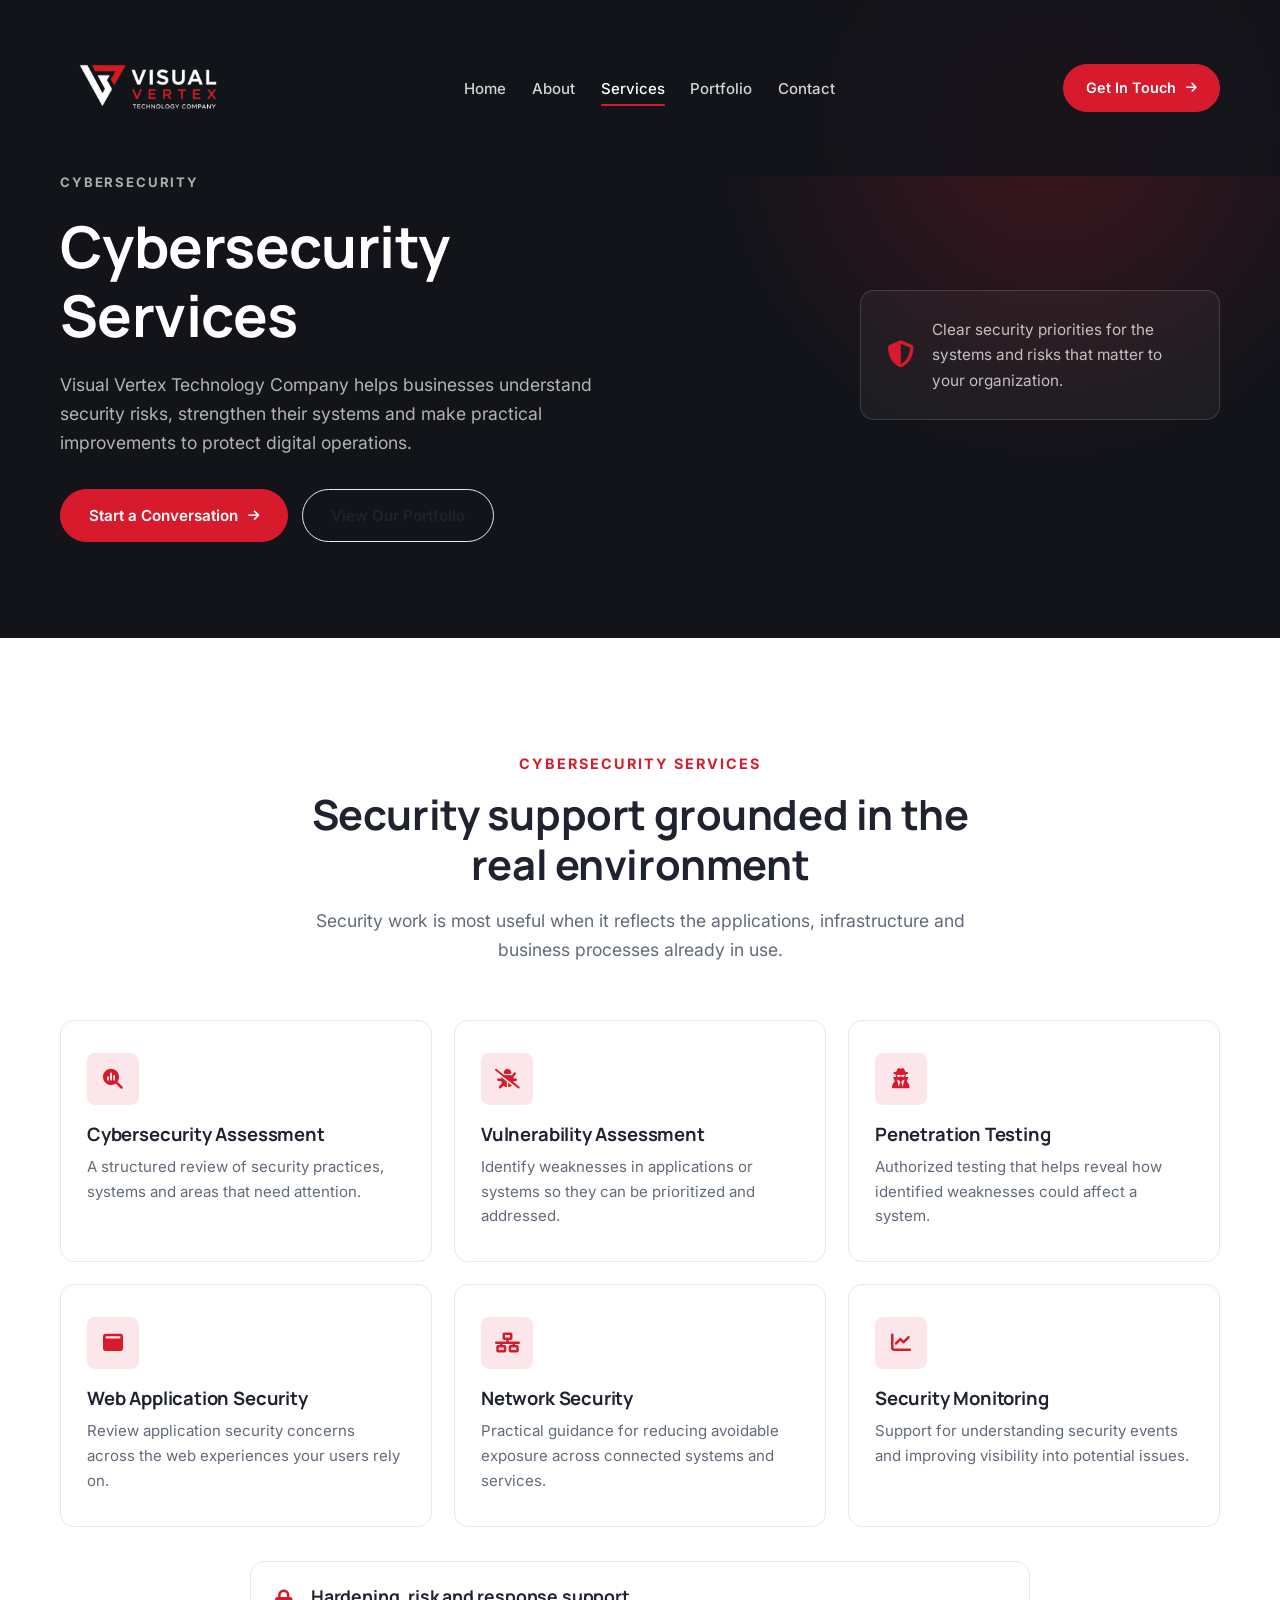
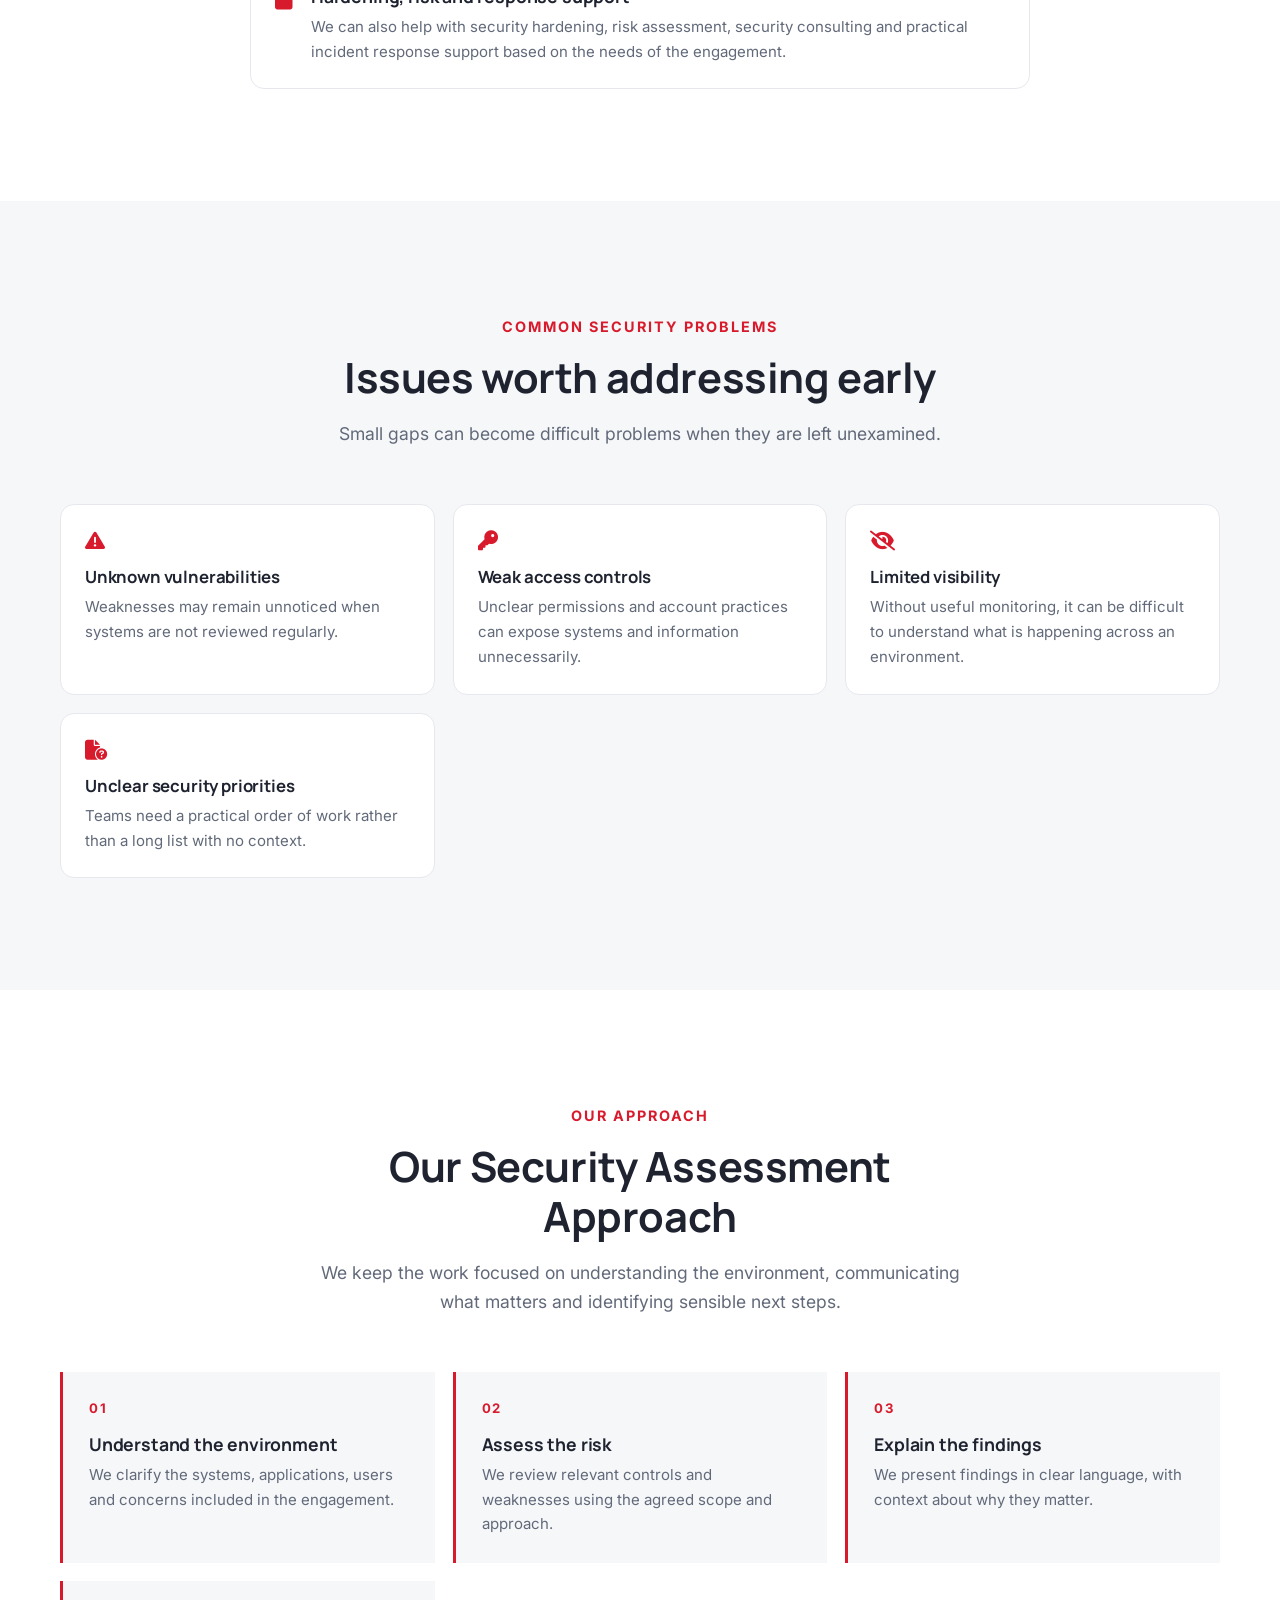
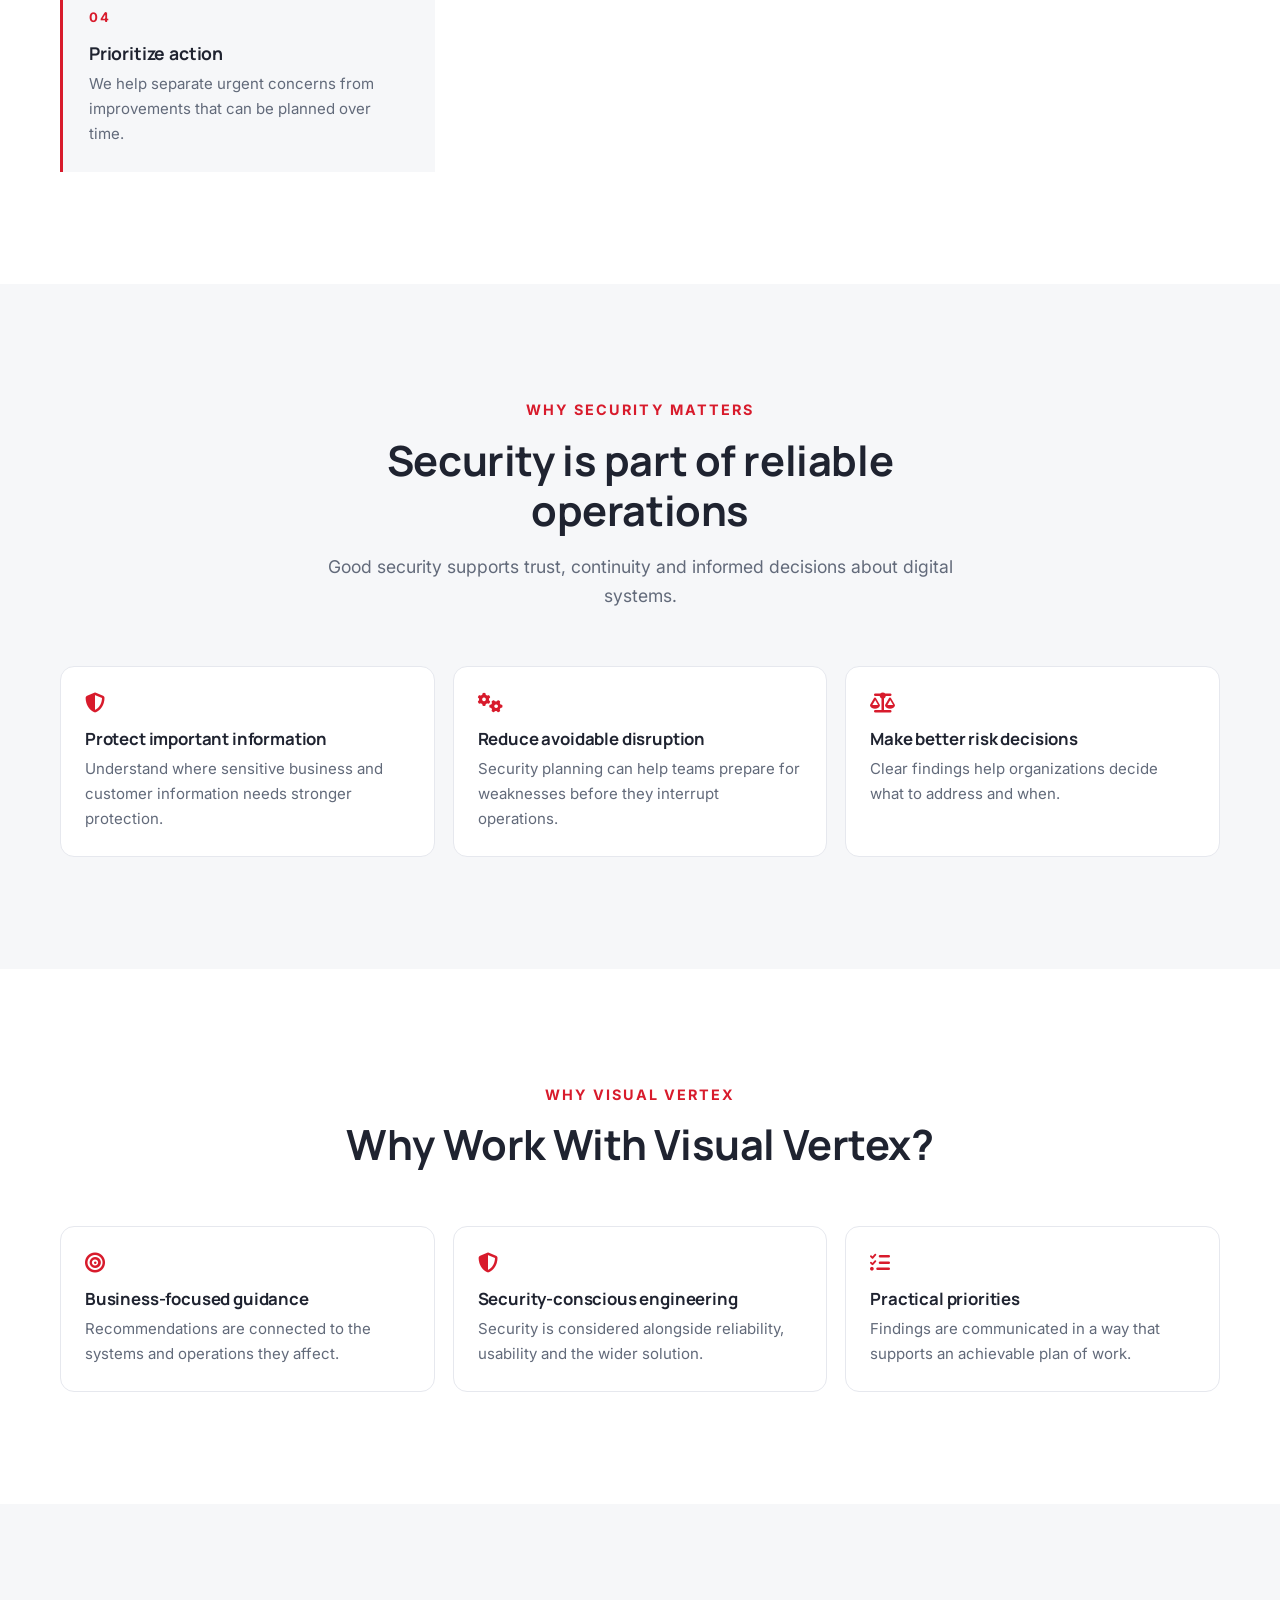
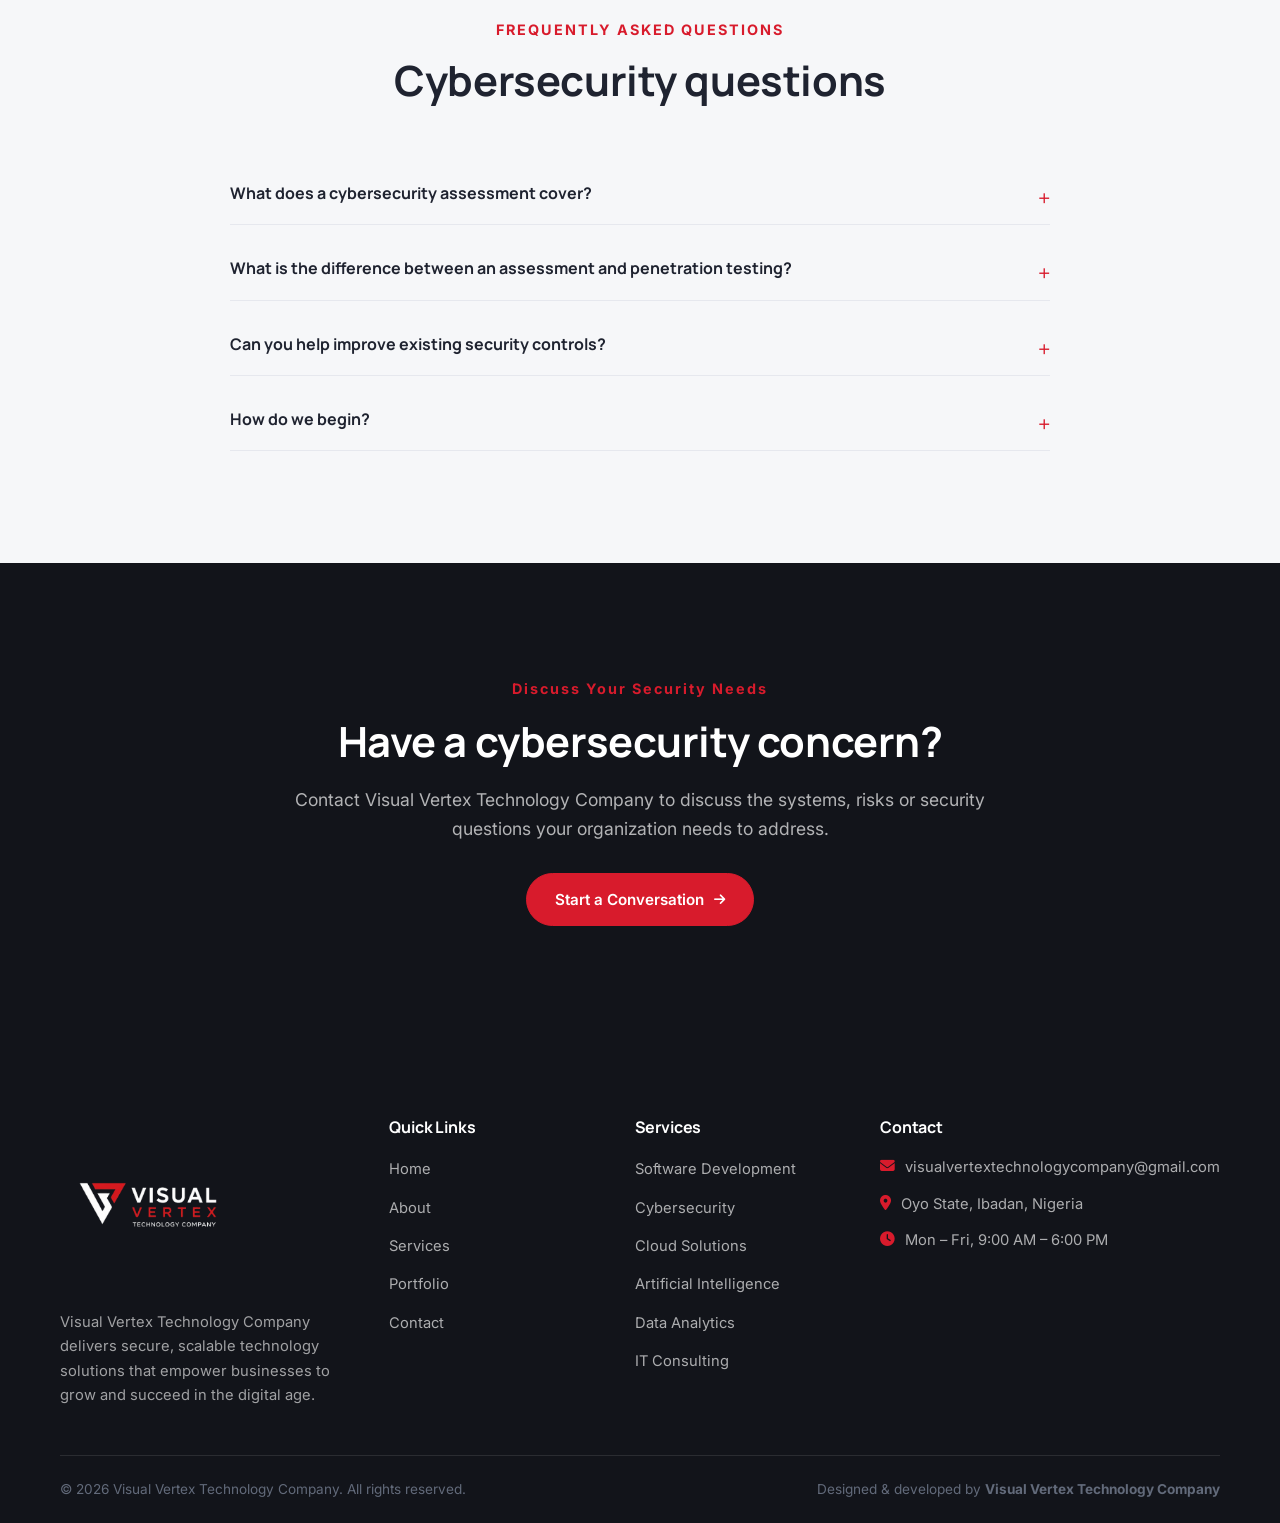
<file: services/cybersecurity.html>
<!DOCTYPE html>
<html lang="en">
<head>
  <meta charset="UTF-8">
  <meta http-equiv="X-UA-Compatible" content="IE=edge">
  <meta name="viewport" content="width=device-width, initial-scale=1.0">

  <title>Cybersecurity Company in Nigeria | Visual Vertex Technology Company</title>
  <meta name="description" content="Visual Vertex Technology Company provides practical cybersecurity services in Nigeria, including security assessments, vulnerability reviews, penetration testing and risk-focused guidance.">
  <meta name="author" content="Visual Vertex Technology Company">
  <link rel="canonical" href="https://www.visualvertextechnologycompany.com.ng/services/cybersecurity.html">

  <meta property="og:type" content="website">
  <meta property="og:title" content="Cybersecurity Company in Nigeria | Visual Vertex Technology Company">
  <meta property="og:description" content="Practical cybersecurity services including security assessments, vulnerability reviews, penetration testing and risk-focused guidance.">
  <meta property="og:image" content="https://www.visualvertextechnologycompany.com.ng/favicon/android-chrome-512x512.png">
  <meta property="og:url" content="https://www.visualvertextechnologycompany.com.ng/services/cybersecurity.html">
  <meta name="twitter:card" content="summary_large_image">
  <meta name="twitter:title" content="Cybersecurity Company in Nigeria | Visual Vertex Technology Company">
  <meta name="twitter:description" content="Practical cybersecurity services for businesses and organizations in Nigeria.">
  <meta name="twitter:image" content="https://www.visualvertextechnologycompany.com.ng/favicon/android-chrome-512x512.png">

  <script type="application/ld+json">
    {
      "@context": "https://schema.org",
      "@graph": [
        {
          "@type": "Organization",
          "@id": "https://www.visualvertextechnologycompany.com.ng/#organization",
          "name": "Visual Vertex Technology Company",
          "url": "https://www.visualvertextechnologycompany.com.ng/",
          "logo": "https://www.visualvertextechnologycompany.com.ng/images/logo.png",
          "email": "visualvertextechnologycompany@gmail.com",
          "description": "Visual Vertex Technology Company is a technology company providing software development, cybersecurity, cloud solutions, artificial intelligence, data analytics and IT consulting."
        },
        {
          "@type": "WebPage",
          "@id": "https://www.visualvertextechnologycompany.com.ng/services/cybersecurity.html#webpage",
          "name": "Cybersecurity Company in Nigeria | Visual Vertex Technology Company",
          "url": "https://www.visualvertextechnologycompany.com.ng/services/cybersecurity.html",
          "description": "Visual Vertex Technology Company provides practical cybersecurity services in Nigeria, including security assessments, vulnerability reviews, penetration testing and risk-focused guidance.",
          "publisher": { "@id": "https://www.visualvertextechnologycompany.com.ng/#organization" },
          "mainEntity": { "@id": "https://www.visualvertextechnologycompany.com.ng/services/cybersecurity.html#service" }
        },
        {
          "@type": "Service",
          "@id": "https://www.visualvertextechnologycompany.com.ng/services/cybersecurity.html#service",
          "name": "Cybersecurity",
          "serviceType": "Cybersecurity",
          "description": "Cybersecurity assessment, vulnerability assessment, penetration testing, security auditing, risk management and cyber defense support.",
          "provider": { "@id": "https://www.visualvertextechnologycompany.com.ng/#organization" },
          "areaServed": "Nigeria",
          "url": "https://www.visualvertextechnologycompany.com.ng/services/cybersecurity.html"
        }
      ]
    }
  </script>

  <meta name="theme-color" content="#12141a">
  <link rel="icon" type="image/x-icon" href="../favicon/favicon.ico">
  <link rel="icon" type="image/png" sizes="16x16" href="../favicon/favicon-16x16.png">
  <link rel="icon" type="image/png" sizes="32x32" href="../favicon/favicon-32x32.png">
  <link rel="icon" type="image/png" sizes="48x48" href="../favicon/favicon-48x48.png">
  <link rel="icon" type="image/png" sizes="96x96" href="../favicon/favicon-96x96.png">
  <link rel="apple-touch-icon" sizes="180x180" href="../favicon/apple-touch-icon.png">
  <link rel="manifest" href="../site.webmanifest">
  <link rel="preconnect" href="https://fonts.googleapis.com">
  <link rel="preconnect" href="https://fonts.gstatic.com" crossorigin>
  <link href="https://fonts.googleapis.com/css2?family=Inter:wght@400;500;600;700&family=Manrope:wght@600;700;800&display=swap" rel="stylesheet">
  <link rel="stylesheet" href="https://cdnjs.cloudflare.com/ajax/libs/font-awesome/6.7.2/css/all.min.css">
  <link rel="stylesheet" href="../css/style.css">
  <link rel="stylesheet" href="../css/software-development.css">
</head>
<body>
  <header id="header">
    <div class="container">
      <nav>
        <a href="../index.html" class="logo"><img src="../images/logo.png" alt="Visual Vertex Technology Company"></a>
        <ul class="nav-links" id="mobile-nav">
          <li><a href="../index.html#hero">Home</a></li>
          <li><a href="../index.html#about">About</a></li>
          <li><a href="../index.html#services" class="active">Services</a></li>
          <li><a href="../portfolio.html">Portfolio</a></li>
          <li><a href="../index.html#contact">Contact</a></li>
        </ul>
        <div class="header-actions">
          <a href="../index.html#contact" class="btn-primary">Get In Touch <i class="fa-solid fa-arrow-right" aria-hidden="true"></i></a>
          <button class="menu-btn" type="button" aria-label="Toggle navigation" aria-expanded="false" aria-controls="mobile-nav"><span></span><span></span><span></span></button>
        </div>
      </nav>
    </div>
  </header>

  <main>
    <section id="service-hero">
      <div class="container service-hero-grid">
        <div class="service-hero-content">
          <span class="small-title">Cybersecurity</span>
          <h1>Cybersecurity Services</h1>
          <p>Visual Vertex Technology Company helps businesses understand security risks, strengthen their systems and make practical improvements to protect digital operations.</p>
          <div class="hero-buttons">
            <a href="#contact" class="btn-primary">Start a Conversation <i class="fa-solid fa-arrow-right" aria-hidden="true"></i></a>
            <a href="../portfolio.html" class="btn-secondary">View Our Portfolio</a>
          </div>
        </div>
        <div class="service-hero-note" aria-label="Cybersecurity focus"><i class="fa-solid fa-shield-halved" aria-hidden="true"></i><p>Clear security priorities for the systems and risks that matter to your organization.</p></div>
      </div>
    </section>

    <section id="security-services">
      <div class="container">
        <div class="section-heading"><span class="section-tag">Cybersecurity Services</span><h2>Security support grounded in the real environment</h2><p>Security work is most useful when it reflects the applications, infrastructure and business processes already in use.</p></div>
        <div class="services-grid service-card-grid">
          <article class="service-card"><i class="fa-solid fa-magnifying-glass-chart" aria-hidden="true"></i><h3>Cybersecurity Assessment</h3><p>A structured review of security practices, systems and areas that need attention.</p></article>
          <article class="service-card"><i class="fa-solid fa-bug-slash" aria-hidden="true"></i><h3>Vulnerability Assessment</h3><p>Identify weaknesses in applications or systems so they can be prioritized and addressed.</p></article>
          <article class="service-card"><i class="fa-solid fa-user-secret" aria-hidden="true"></i><h3>Penetration Testing</h3><p>Authorized testing that helps reveal how identified weaknesses could affect a system.</p></article>
          <article class="service-card"><i class="fa-solid fa-window-maximize" aria-hidden="true"></i><h3>Web Application Security</h3><p>Review application security concerns across the web experiences your users rely on.</p></article>
          <article class="service-card"><i class="fa-solid fa-network-wired" aria-hidden="true"></i><h3>Network Security</h3><p>Practical guidance for reducing avoidable exposure across connected systems and services.</p></article>
          <article class="service-card"><i class="fa-solid fa-chart-line" aria-hidden="true"></i><h3>Security Monitoring</h3><p>Support for understanding security events and improving visibility into potential issues.</p></article>
        </div>
        <div class="service-maintenance"><i class="fa-solid fa-lock" aria-hidden="true"></i><div><h3>Hardening, risk and response support</h3><p>We can also help with security hardening, risk assessment, security consulting and practical incident response support based on the needs of the engagement.</p></div></div>
      </div>
    </section>

    <section id="security-problems" class="service-band">
      <div class="container">
        <div class="section-heading"><span class="section-tag">Common Security Problems</span><h2>Issues worth addressing early</h2><p>Small gaps can become difficult problems when they are left unexamined.</p></div>
        <div class="reason-grid">
          <article class="reason-card"><i class="fa-solid fa-triangle-exclamation" aria-hidden="true"></i><h3>Unknown vulnerabilities</h3><p>Weaknesses may remain unnoticed when systems are not reviewed regularly.</p></article>
          <article class="reason-card"><i class="fa-solid fa-key" aria-hidden="true"></i><h3>Weak access controls</h3><p>Unclear permissions and account practices can expose systems and information unnecessarily.</p></article>
          <article class="reason-card"><i class="fa-solid fa-eye-slash" aria-hidden="true"></i><h3>Limited visibility</h3><p>Without useful monitoring, it can be difficult to understand what is happening across an environment.</p></article>
          <article class="reason-card"><i class="fa-solid fa-file-circle-question" aria-hidden="true"></i><h3>Unclear security priorities</h3><p>Teams need a practical order of work rather than a long list with no context.</p></article>
        </div>
      </div>
    </section>

    <section id="security-approach">
      <div class="container">
        <div class="section-heading"><span class="section-tag">Our Approach</span><h2>Our Security Assessment Approach</h2><p>We keep the work focused on understanding the environment, communicating what matters and identifying sensible next steps.</p></div>
        <ol class="process-grid">
          <li class="process-step"><span class="process-number">01</span><h3>Understand the environment</h3><p>We clarify the systems, applications, users and concerns included in the engagement.</p></li>
          <li class="process-step"><span class="process-number">02</span><h3>Assess the risk</h3><p>We review relevant controls and weaknesses using the agreed scope and approach.</p></li>
          <li class="process-step"><span class="process-number">03</span><h3>Explain the findings</h3><p>We present findings in clear language, with context about why they matter.</p></li>
          <li class="process-step"><span class="process-number">04</span><h3>Prioritize action</h3><p>We help separate urgent concerns from improvements that can be planned over time.</p></li>
        </ol>
      </div>
    </section>

    <section id="why-security" class="service-band">
      <div class="container"><div class="section-heading"><span class="section-tag">Why Security Matters</span><h2>Security is part of reliable operations</h2><p>Good security supports trust, continuity and informed decisions about digital systems.</p></div><div class="reason-grid"><article class="reason-card"><i class="fa-solid fa-shield-halved" aria-hidden="true"></i><h3>Protect important information</h3><p>Understand where sensitive business and customer information needs stronger protection.</p></article><article class="reason-card"><i class="fa-solid fa-gears" aria-hidden="true"></i><h3>Reduce avoidable disruption</h3><p>Security planning can help teams prepare for weaknesses before they interrupt operations.</p></article><article class="reason-card"><i class="fa-solid fa-scale-balanced" aria-hidden="true"></i><h3>Make better risk decisions</h3><p>Clear findings help organizations decide what to address and when.</p></article></div></div>
    </section>

    <section id="why-work-with-us"><div class="container"><div class="section-heading"><span class="section-tag">Why Visual Vertex</span><h2>Why Work With Visual Vertex?</h2></div><div class="reason-grid"><article class="reason-card"><i class="fa-solid fa-bullseye" aria-hidden="true"></i><h3>Business-focused guidance</h3><p>Recommendations are connected to the systems and operations they affect.</p></article><article class="reason-card"><i class="fa-solid fa-shield-halved" aria-hidden="true"></i><h3>Security-conscious engineering</h3><p>Security is considered alongside reliability, usability and the wider solution.</p></article><article class="reason-card"><i class="fa-solid fa-list-check" aria-hidden="true"></i><h3>Practical priorities</h3><p>Findings are communicated in a way that supports an achievable plan of work.</p></article></div></div></section>

    <section id="faq" class="service-band"><div class="container faq-container"><div class="section-heading"><span class="section-tag">Frequently Asked Questions</span><h2>Cybersecurity questions</h2></div><div class="faq-list"><details><summary>What does a cybersecurity assessment cover?</summary><p>It can cover agreed systems, applications, processes and controls, depending on the purpose and scope of the engagement.</p></details><details><summary>What is the difference between an assessment and penetration testing?</summary><p>An assessment reviews security posture and risks, while authorized penetration testing focuses on testing how weaknesses may be used.</p></details><details><summary>Can you help improve existing security controls?</summary><p>Yes. Security hardening, risk guidance and improvement planning can be included where appropriate.</p></details><details><summary>How do we begin?</summary><p>Contact Visual Vertex with the systems or concerns you want to discuss and the context that may help define the work.</p></details></div></div></section>

    <section id="contact" class="service-final-cta"><div class="container"><div class="cta-box"><span>Discuss Your Security Needs</span><h2>Have a cybersecurity concern?</h2><p>Contact Visual Vertex Technology Company to discuss the systems, risks or security questions your organization needs to address.</p><a href="../index.html#contact" class="btn-primary">Start a Conversation <i class="fa-solid fa-arrow-right" aria-hidden="true"></i></a></div></div></section>
  </main>

  <footer id="footer"><div class="container"><div class="footer-grid"><div class="footer-column"><img src="../images/logo.png" alt="Visual Vertex Technology Company" class="footer-logo"><p>Visual Vertex Technology Company delivers secure, scalable technology solutions that empower businesses to grow and succeed in the digital age.</p></div><div class="footer-column"><h3>Quick Links</h3><ul><li><a href="../index.html#hero">Home</a></li><li><a href="../index.html#about">About</a></li><li><a href="../index.html#services">Services</a></li><li><a href="../portfolio.html">Portfolio</a></li><li><a href="../index.html#contact">Contact</a></li></ul></div><div class="footer-column"><h3>Services</h3><ul><li><a href="software-development.html">Software Development</a></li><li><a href="cybersecurity.html">Cybersecurity</a></li><li><a href="cloud-solutions.html">Cloud Solutions</a></li><li><a href="artificial-intelligence.html">Artificial Intelligence</a></li><li><a href="data-analytics.html">Data Analytics</a></li><li><a href="it-consulting.html">IT Consulting</a></li></ul></div><div class="footer-column"><h3>Contact</h3><ul class="footer-contact"><li><i class="fa-solid fa-envelope" aria-hidden="true"></i> visualvertextechnologycompany@gmail.com</li><li><i class="fa-solid fa-location-dot" aria-hidden="true"></i> Oyo State, Ibadan, Nigeria</li><li><i class="fa-solid fa-clock" aria-hidden="true"></i> Mon – Fri, 9:00 AM – 6:00 PM</li></ul></div></div><hr><div class="footer-bottom"><p>&copy; 2026 Visual Vertex Technology Company. All rights reserved.</p><p>Designed &amp; developed by <strong>Visual Vertex Technology Company</strong></p></div></div></footer>
  <button id="backToTop" aria-label="Back to top"><i class="fa-solid fa-arrow-up" aria-hidden="true"></i></button>
  <script src="../js/main.js"></script>
</body>
</html>
</file>
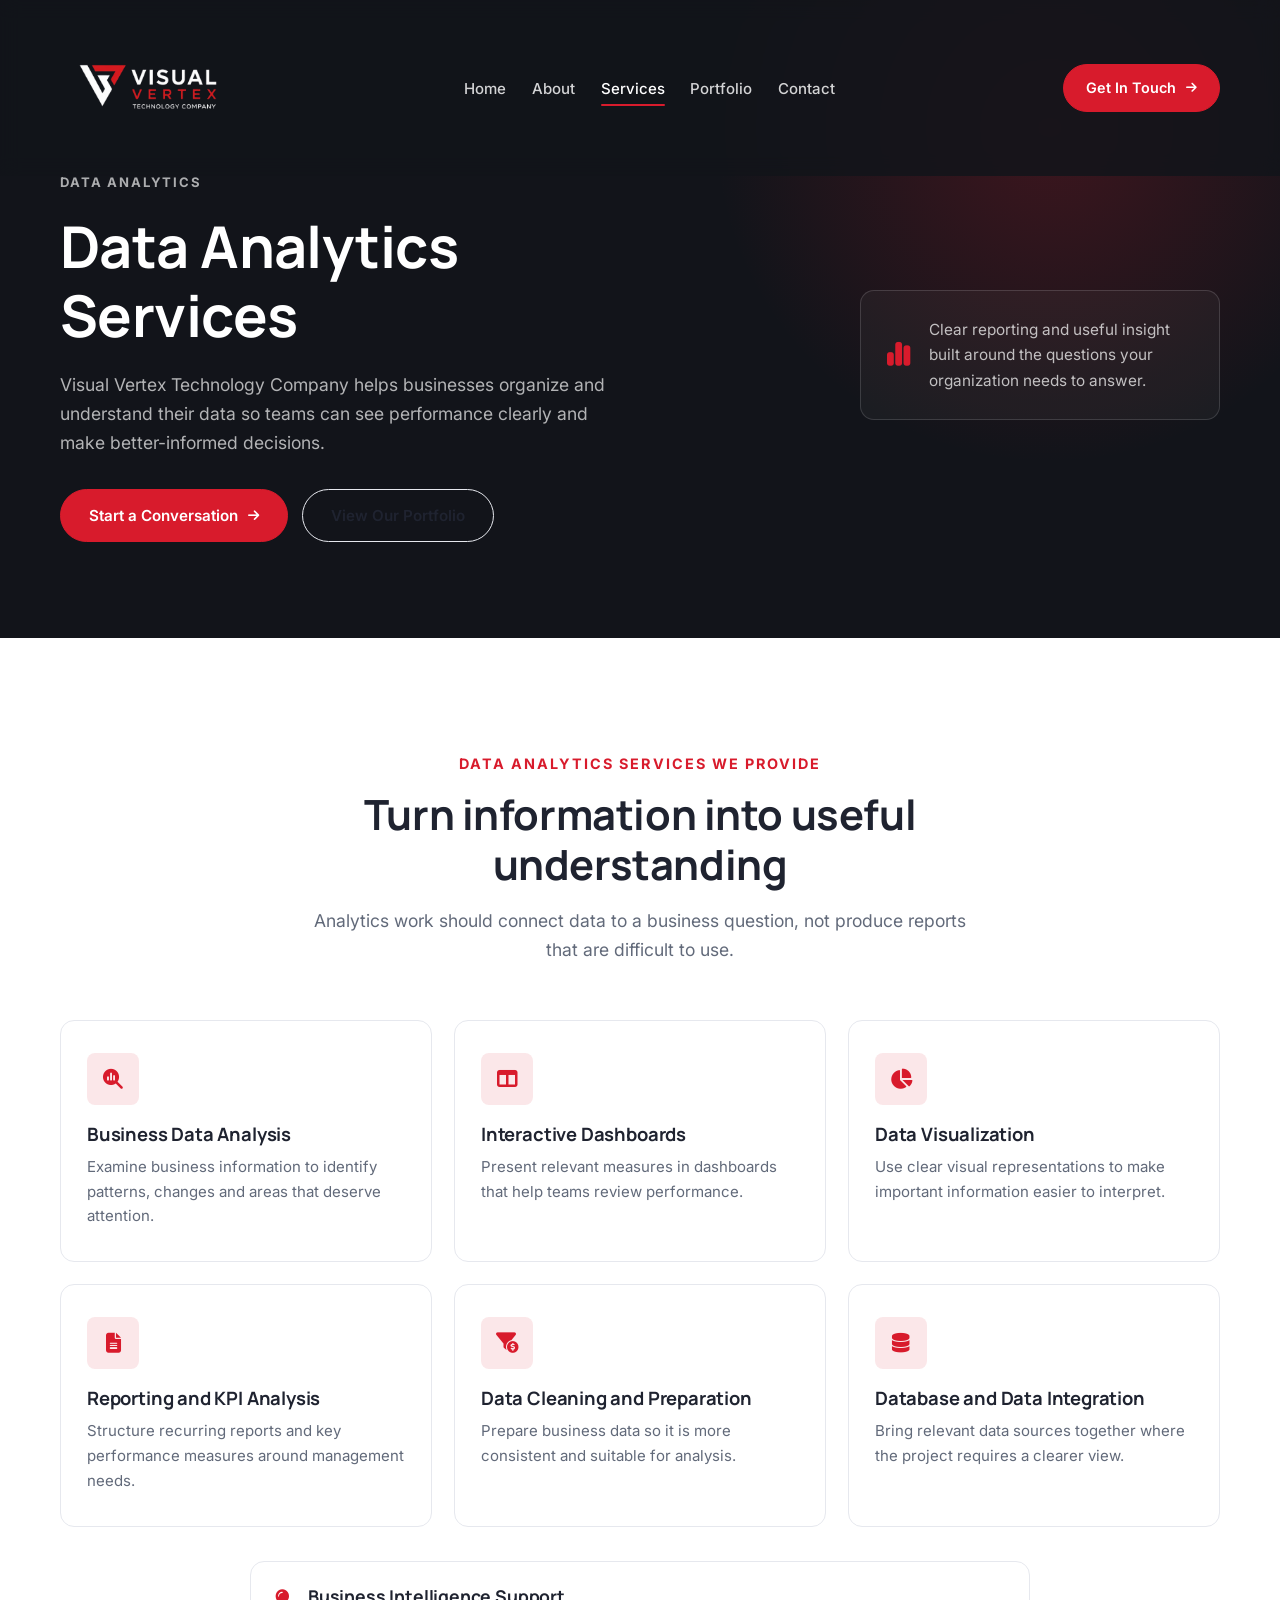
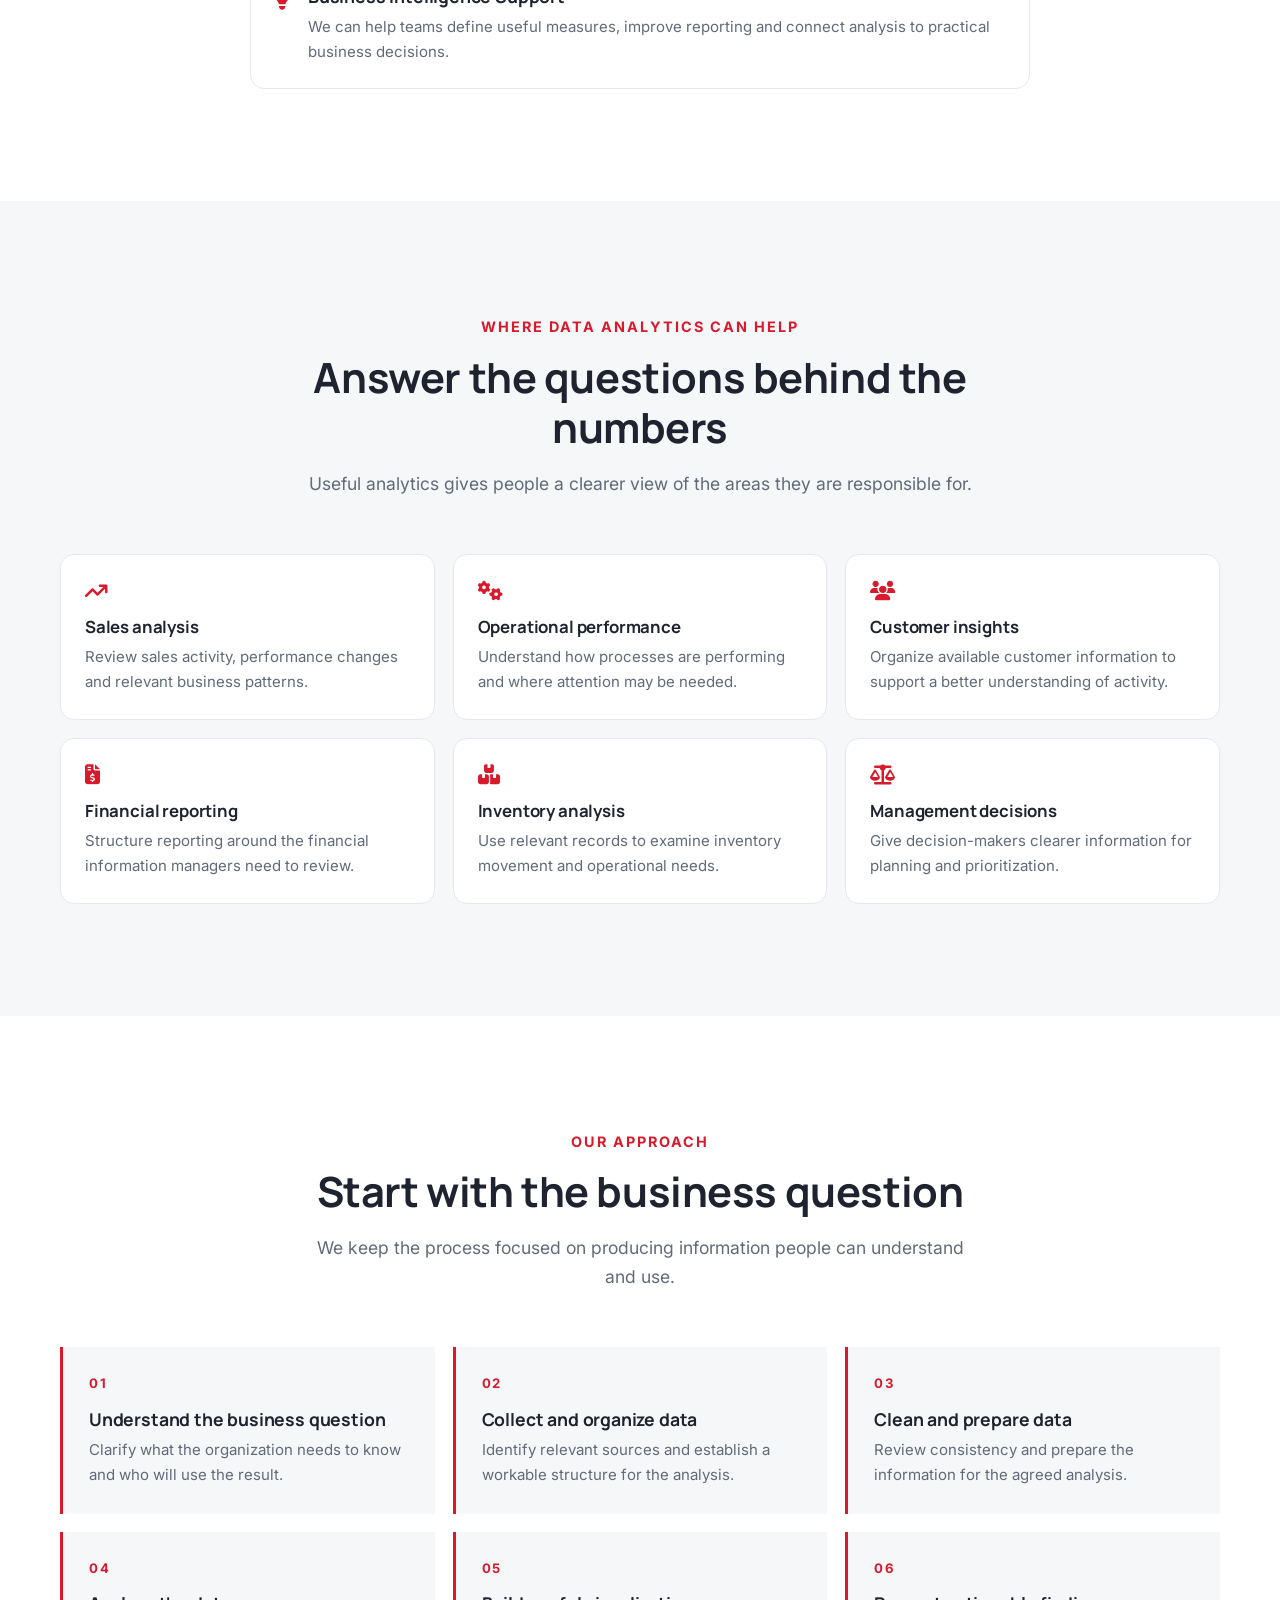
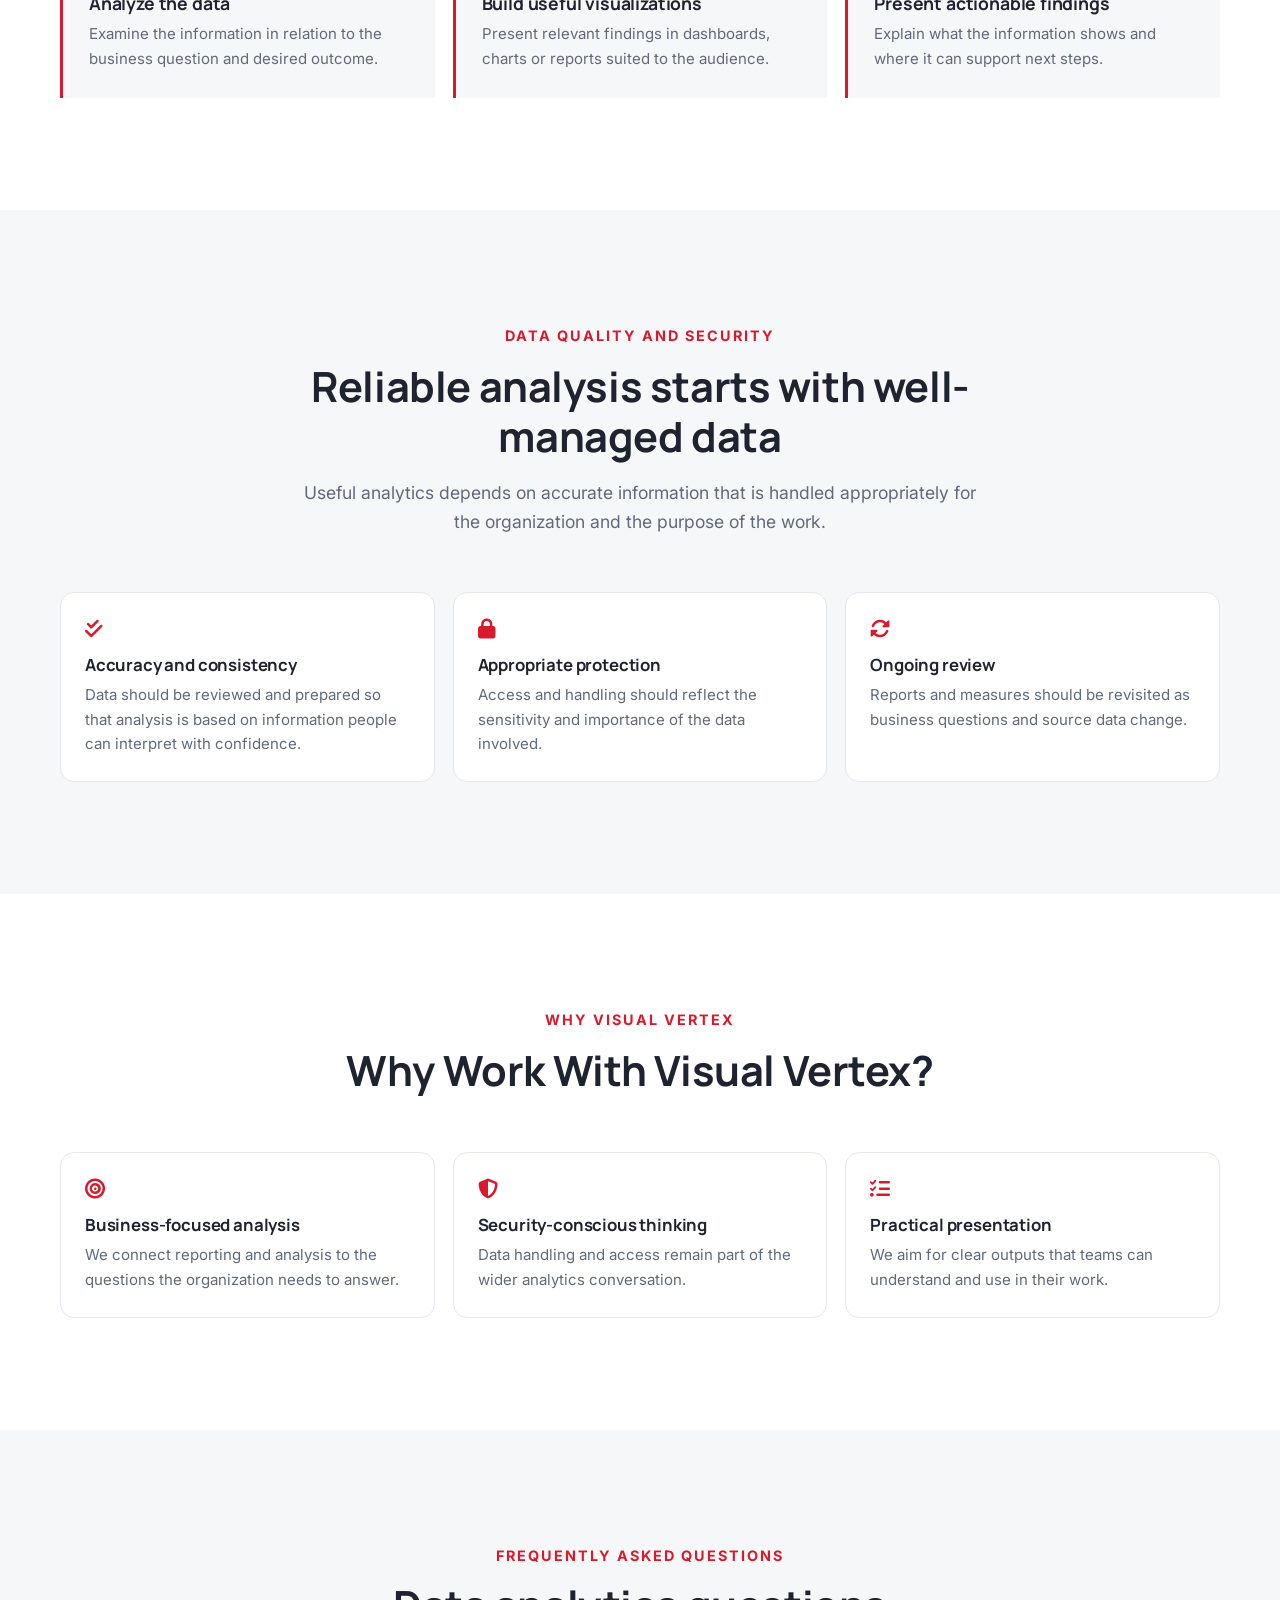
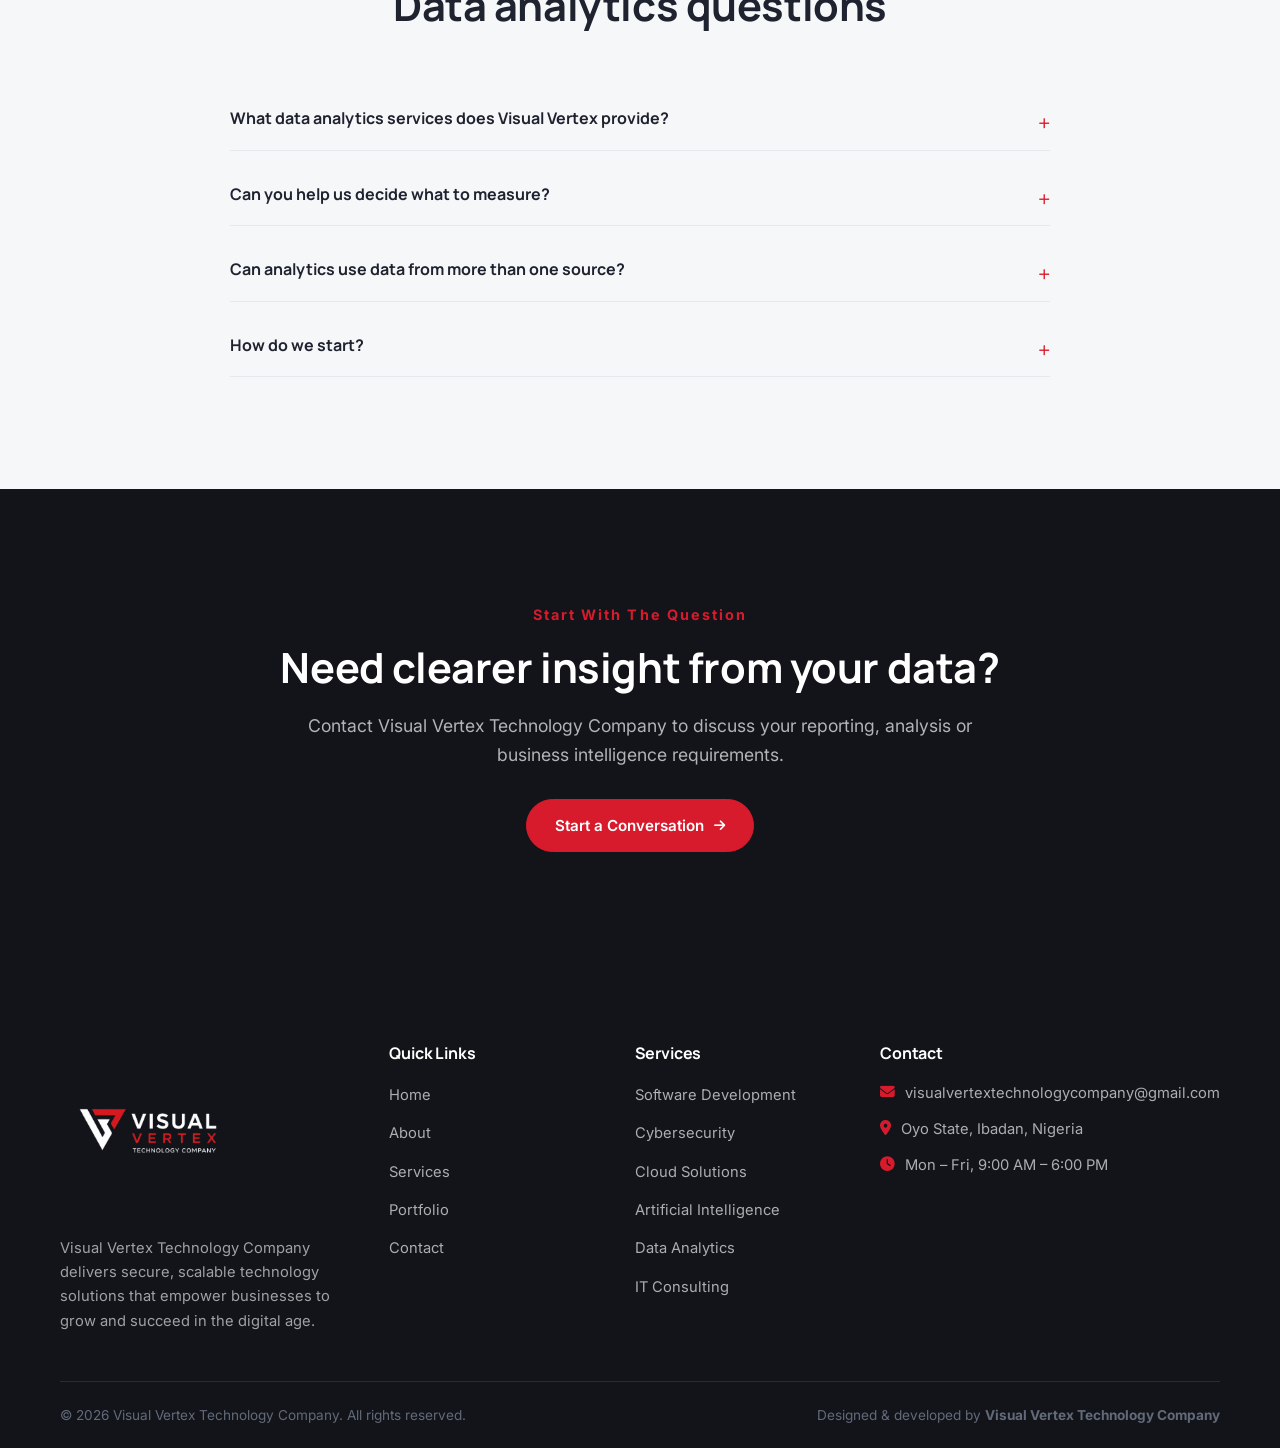
<file: services/data-analytics.html>
<!DOCTYPE html>
<html lang="en">
<head>
  <meta charset="UTF-8">
  <meta http-equiv="X-UA-Compatible" content="IE=edge">
  <meta name="viewport" content="width=device-width, initial-scale=1.0">
  <title>Data Analytics Services in Nigeria | Visual Vertex Technology Company</title>
  <meta name="description" content="Visual Vertex Technology Company provides practical data analytics services in Nigeria, helping businesses and organizations understand performance, improve reporting and make better decisions.">
  <meta name="author" content="Visual Vertex Technology Company">
  <link rel="canonical" href="https://www.visualvertextechnologycompany.com.ng/services/data-analytics.html">

  <meta property="og:type" content="website">
  <meta property="og:title" content="Data Analytics Services in Nigeria | Visual Vertex Technology Company">
  <meta property="og:description" content="Practical data analytics services for understanding performance, improving reporting and supporting better business decisions.">
  <meta property="og:image" content="https://www.visualvertextechnologycompany.com.ng/favicon/android-chrome-512x512.png">
  <meta property="og:url" content="https://www.visualvertextechnologycompany.com.ng/services/data-analytics.html">
  <meta name="twitter:card" content="summary_large_image">
  <meta name="twitter:title" content="Data Analytics Services in Nigeria | Visual Vertex Technology Company">
  <meta name="twitter:description" content="Practical data analytics services for businesses and organizations in Nigeria.">
  <meta name="twitter:image" content="https://www.visualvertextechnologycompany.com.ng/favicon/android-chrome-512x512.png">

  <script type="application/ld+json">
    {
      "@context": "https://schema.org",
      "@graph": [
        {
          "@type": "Organization",
          "@id": "https://www.visualvertextechnologycompany.com.ng/#organization",
          "name": "Visual Vertex Technology Company",
          "url": "https://www.visualvertextechnologycompany.com.ng/",
          "logo": "https://www.visualvertextechnologycompany.com.ng/images/logo.png",
          "email": "visualvertextechnologycompany@gmail.com",
          "description": "Visual Vertex Technology Company is a technology company providing software development, cybersecurity, cloud solutions, artificial intelligence, data analytics and IT consulting."
        },
        {
          "@type": "WebPage",
          "@id": "https://www.visualvertextechnologycompany.com.ng/services/data-analytics.html#webpage",
          "name": "Data Analytics Services in Nigeria | Visual Vertex Technology Company",
          "url": "https://www.visualvertextechnologycompany.com.ng/services/data-analytics.html",
          "description": "Visual Vertex Technology Company provides practical data analytics services in Nigeria, helping businesses and organizations understand performance, improve reporting and make better decisions.",
          "publisher": { "@id": "https://www.visualvertextechnologycompany.com.ng/#organization" },
          "mainEntity": { "@id": "https://www.visualvertextechnologycompany.com.ng/services/data-analytics.html#service" }
        },
        {
          "@type": "Service",
          "@id": "https://www.visualvertextechnologycompany.com.ng/services/data-analytics.html#service",
          "name": "Data Analytics Services",
          "serviceType": "Data Analytics",
          "description": "Data analysis, dashboards, data visualization, reporting, data preparation, database integration and business intelligence support.",
          "provider": { "@id": "https://www.visualvertextechnologycompany.com.ng/#organization" },
          "areaServed": "Nigeria",
          "url": "https://www.visualvertextechnologycompany.com.ng/services/data-analytics.html"
        }
      ]
    }
  </script>

  <meta name="theme-color" content="#12141a">
  <link rel="icon" type="image/x-icon" href="../favicon/favicon.ico">
  <link rel="icon" type="image/png" sizes="16x16" href="../favicon/favicon-16x16.png">
  <link rel="icon" type="image/png" sizes="32x32" href="../favicon/favicon-32x32.png">
  <link rel="icon" type="image/png" sizes="48x48" href="../favicon/favicon-48x48.png">
  <link rel="icon" type="image/png" sizes="96x96" href="../favicon/favicon-96x96.png">
  <link rel="apple-touch-icon" sizes="180x180" href="../favicon/apple-touch-icon.png">
  <link rel="manifest" href="../site.webmanifest">
  <link rel="preconnect" href="https://fonts.googleapis.com">
  <link rel="preconnect" href="https://fonts.gstatic.com" crossorigin>
  <link href="https://fonts.googleapis.com/css2?family=Inter:wght@400;500;600;700&family=Manrope:wght@600;700;800&display=swap" rel="stylesheet">
  <link rel="stylesheet" href="https://cdnjs.cloudflare.com/ajax/libs/font-awesome/6.7.2/css/all.min.css">
  <link rel="stylesheet" href="../css/style.css">
  <link rel="stylesheet" href="../css/software-development.css">
</head>
<body>
  <header id="header">
    <div class="container">
      <nav>
        <a href="../index.html" class="logo"><img src="../images/logo.png" alt="Visual Vertex Technology Company"></a>
        <ul class="nav-links" id="mobile-nav">
          <li><a href="../index.html#hero">Home</a></li>
          <li><a href="../index.html#about">About</a></li>
          <li><a href="../index.html#services" class="active">Services</a></li>
          <li><a href="../portfolio.html">Portfolio</a></li>
          <li><a href="../index.html#contact">Contact</a></li>
        </ul>
        <div class="header-actions">
          <a href="../index.html#contact" class="btn-primary">Get In Touch <i class="fa-solid fa-arrow-right" aria-hidden="true"></i></a>
          <button class="menu-btn" type="button" aria-label="Toggle navigation" aria-expanded="false" aria-controls="mobile-nav"><span></span><span></span><span></span></button>
        </div>
      </nav>
    </div>
  </header>

  <main>
    <section id="service-hero">
      <div class="container service-hero-grid">
        <div class="service-hero-content">
          <span class="small-title">Data Analytics</span>
          <h1>Data Analytics Services</h1>
          <p>Visual Vertex Technology Company helps businesses organize and understand their data so teams can see performance clearly and make better-informed decisions.</p>
          <div class="hero-buttons">
            <a href="#contact" class="btn-primary">Start a Conversation <i class="fa-solid fa-arrow-right" aria-hidden="true"></i></a>
            <a href="../portfolio.html" class="btn-secondary">View Our Portfolio</a>
          </div>
        </div>
        <div class="service-hero-note" aria-label="Data analytics focus"><i class="fa-solid fa-chart-simple" aria-hidden="true"></i><p>Clear reporting and useful insight built around the questions your organization needs to answer.</p></div>
      </div>
    </section>

    <section id="analytics-services">
      <div class="container">
        <div class="section-heading"><span class="section-tag">Data Analytics Services We Provide</span><h2>Turn information into useful understanding</h2><p>Analytics work should connect data to a business question, not produce reports that are difficult to use.</p></div>
        <div class="services-grid service-card-grid">
          <article class="service-card"><i class="fa-solid fa-magnifying-glass-chart" aria-hidden="true"></i><h3>Business Data Analysis</h3><p>Examine business information to identify patterns, changes and areas that deserve attention.</p></article>
          <article class="service-card"><i class="fa-solid fa-table-columns" aria-hidden="true"></i><h3>Interactive Dashboards</h3><p>Present relevant measures in dashboards that help teams review performance.</p></article>
          <article class="service-card"><i class="fa-solid fa-chart-pie" aria-hidden="true"></i><h3>Data Visualization</h3><p>Use clear visual representations to make important information easier to interpret.</p></article>
          <article class="service-card"><i class="fa-solid fa-file-lines" aria-hidden="true"></i><h3>Reporting and KPI Analysis</h3><p>Structure recurring reports and key performance measures around management needs.</p></article>
          <article class="service-card"><i class="fa-solid fa-filter-circle-dollar" aria-hidden="true"></i><h3>Data Cleaning and Preparation</h3><p>Prepare business data so it is more consistent and suitable for analysis.</p></article>
          <article class="service-card"><i class="fa-solid fa-database" aria-hidden="true"></i><h3>Database and Data Integration</h3><p>Bring relevant data sources together where the project requires a clearer view.</p></article>
        </div>
        <div class="service-maintenance"><i class="fa-solid fa-lightbulb" aria-hidden="true"></i><div><h3>Business Intelligence Support</h3><p>We can help teams define useful measures, improve reporting and connect analysis to practical business decisions.</p></div></div>
      </div>
    </section>

    <section id="where-analytics-helps" class="service-band">
      <div class="container">
        <div class="section-heading"><span class="section-tag">Where Data Analytics Can Help</span><h2>Answer the questions behind the numbers</h2><p>Useful analytics gives people a clearer view of the areas they are responsible for.</p></div>
        <div class="reason-grid">
          <article class="reason-card"><i class="fa-solid fa-arrow-trend-up" aria-hidden="true"></i><h3>Sales analysis</h3><p>Review sales activity, performance changes and relevant business patterns.</p></article>
          <article class="reason-card"><i class="fa-solid fa-gears" aria-hidden="true"></i><h3>Operational performance</h3><p>Understand how processes are performing and where attention may be needed.</p></article>
          <article class="reason-card"><i class="fa-solid fa-users" aria-hidden="true"></i><h3>Customer insights</h3><p>Organize available customer information to support a better understanding of activity.</p></article>
          <article class="reason-card"><i class="fa-solid fa-file-invoice-dollar" aria-hidden="true"></i><h3>Financial reporting</h3><p>Structure reporting around the financial information managers need to review.</p></article>
          <article class="reason-card"><i class="fa-solid fa-boxes-stacked" aria-hidden="true"></i><h3>Inventory analysis</h3><p>Use relevant records to examine inventory movement and operational needs.</p></article>
          <article class="reason-card"><i class="fa-solid fa-scale-balanced" aria-hidden="true"></i><h3>Management decisions</h3><p>Give decision-makers clearer information for planning and prioritization.</p></article>
        </div>
      </div>
    </section>

    <section id="analytics-approach">
      <div class="container">
        <div class="section-heading"><span class="section-tag">Our Approach</span><h2>Start with the business question</h2><p>We keep the process focused on producing information people can understand and use.</p></div>
        <ol class="process-grid">
          <li class="process-step"><span class="process-number">01</span><h3>Understand the business question</h3><p>Clarify what the organization needs to know and who will use the result.</p></li>
          <li class="process-step"><span class="process-number">02</span><h3>Collect and organize data</h3><p>Identify relevant sources and establish a workable structure for the analysis.</p></li>
          <li class="process-step"><span class="process-number">03</span><h3>Clean and prepare data</h3><p>Review consistency and prepare the information for the agreed analysis.</p></li>
          <li class="process-step"><span class="process-number">04</span><h3>Analyze the data</h3><p>Examine the information in relation to the business question and desired outcome.</p></li>
          <li class="process-step"><span class="process-number">05</span><h3>Build useful visualizations</h3><p>Present relevant findings in dashboards, charts or reports suited to the audience.</p></li>
          <li class="process-step"><span class="process-number">06</span><h3>Present actionable findings</h3><p>Explain what the information shows and where it can support next steps.</p></li>
        </ol>
      </div>
    </section>

    <section id="data-quality-security" class="service-band"><div class="container"><div class="section-heading"><span class="section-tag">Data Quality and Security</span><h2>Reliable analysis starts with well-managed data</h2><p>Useful analytics depends on accurate information that is handled appropriately for the organization and the purpose of the work.</p></div><div class="reason-grid"><article class="reason-card"><i class="fa-solid fa-check-double" aria-hidden="true"></i><h3>Accuracy and consistency</h3><p>Data should be reviewed and prepared so that analysis is based on information people can interpret with confidence.</p></article><article class="reason-card"><i class="fa-solid fa-lock" aria-hidden="true"></i><h3>Appropriate protection</h3><p>Access and handling should reflect the sensitivity and importance of the data involved.</p></article><article class="reason-card"><i class="fa-solid fa-rotate" aria-hidden="true"></i><h3>Ongoing review</h3><p>Reports and measures should be revisited as business questions and source data change.</p></article></div></div></section>

    <section id="why-work-with-us"><div class="container"><div class="section-heading"><span class="section-tag">Why Visual Vertex</span><h2>Why Work With Visual Vertex?</h2></div><div class="reason-grid"><article class="reason-card"><i class="fa-solid fa-bullseye" aria-hidden="true"></i><h3>Business-focused analysis</h3><p>We connect reporting and analysis to the questions the organization needs to answer.</p></article><article class="reason-card"><i class="fa-solid fa-shield-halved" aria-hidden="true"></i><h3>Security-conscious thinking</h3><p>Data handling and access remain part of the wider analytics conversation.</p></article><article class="reason-card"><i class="fa-solid fa-list-check" aria-hidden="true"></i><h3>Practical presentation</h3><p>We aim for clear outputs that teams can understand and use in their work.</p></article></div></div></section>

    <section id="faq" class="service-band"><div class="container faq-container"><div class="section-heading"><span class="section-tag">Frequently Asked Questions</span><h2>Data analytics questions</h2></div><div class="faq-list"><details><summary>What data analytics services does Visual Vertex provide?</summary><p>Services include data analysis, dashboards, visualization, KPI reporting, data preparation, integration and business intelligence support.</p></details><details><summary>Can you help us decide what to measure?</summary><p>Yes. The work can begin with the business questions and decisions the reporting needs to support.</p></details><details><summary>Can analytics use data from more than one source?</summary><p>It can, where the relevant data sources and integration requirements are suitable for the project.</p></details><details><summary>How do we start?</summary><p>Contact Visual Vertex with the business question, data context or reporting challenge you want to discuss.</p></details></div></div></section>

    <section id="contact" class="service-final-cta"><div class="container"><div class="cta-box"><span>Start With The Question</span><h2>Need clearer insight from your data?</h2><p>Contact Visual Vertex Technology Company to discuss your reporting, analysis or business intelligence requirements.</p><a href="../index.html#contact" class="btn-primary">Start a Conversation <i class="fa-solid fa-arrow-right" aria-hidden="true"></i></a></div></div></section>
  </main>

  <footer id="footer"><div class="container"><div class="footer-grid"><div class="footer-column"><img src="../images/logo.png" alt="Visual Vertex Technology Company" class="footer-logo"><p>Visual Vertex Technology Company delivers secure, scalable technology solutions that empower businesses to grow and succeed in the digital age.</p></div><div class="footer-column"><h3>Quick Links</h3><ul><li><a href="../index.html#hero">Home</a></li><li><a href="../index.html#about">About</a></li><li><a href="../index.html#services">Services</a></li><li><a href="../portfolio.html">Portfolio</a></li><li><a href="../index.html#contact">Contact</a></li></ul></div><div class="footer-column"><h3>Services</h3><ul><li><a href="software-development.html">Software Development</a></li><li><a href="cybersecurity.html">Cybersecurity</a></li><li><a href="cloud-solutions.html">Cloud Solutions</a></li><li><a href="artificial-intelligence.html">Artificial Intelligence</a></li><li><a href="data-analytics.html">Data Analytics</a></li><li><a href="it-consulting.html">IT Consulting</a></li></ul></div><div class="footer-column"><h3>Contact</h3><ul class="footer-contact"><li><i class="fa-solid fa-envelope" aria-hidden="true"></i> visualvertextechnologycompany@gmail.com</li><li><i class="fa-solid fa-location-dot" aria-hidden="true"></i> Oyo State, Ibadan, Nigeria</li><li><i class="fa-solid fa-clock" aria-hidden="true"></i> Mon – Fri, 9:00 AM – 6:00 PM</li></ul></div></div><hr><div class="footer-bottom"><p>&copy; 2026 Visual Vertex Technology Company. All rights reserved.</p><p>Designed &amp; developed by <strong>Visual Vertex Technology Company</strong></p></div></div></footer>
  <button id="backToTop" aria-label="Back to top"><i class="fa-solid fa-arrow-up" aria-hidden="true"></i></button><script src="../js/main.js"></script>
</body>
</html>
</file>
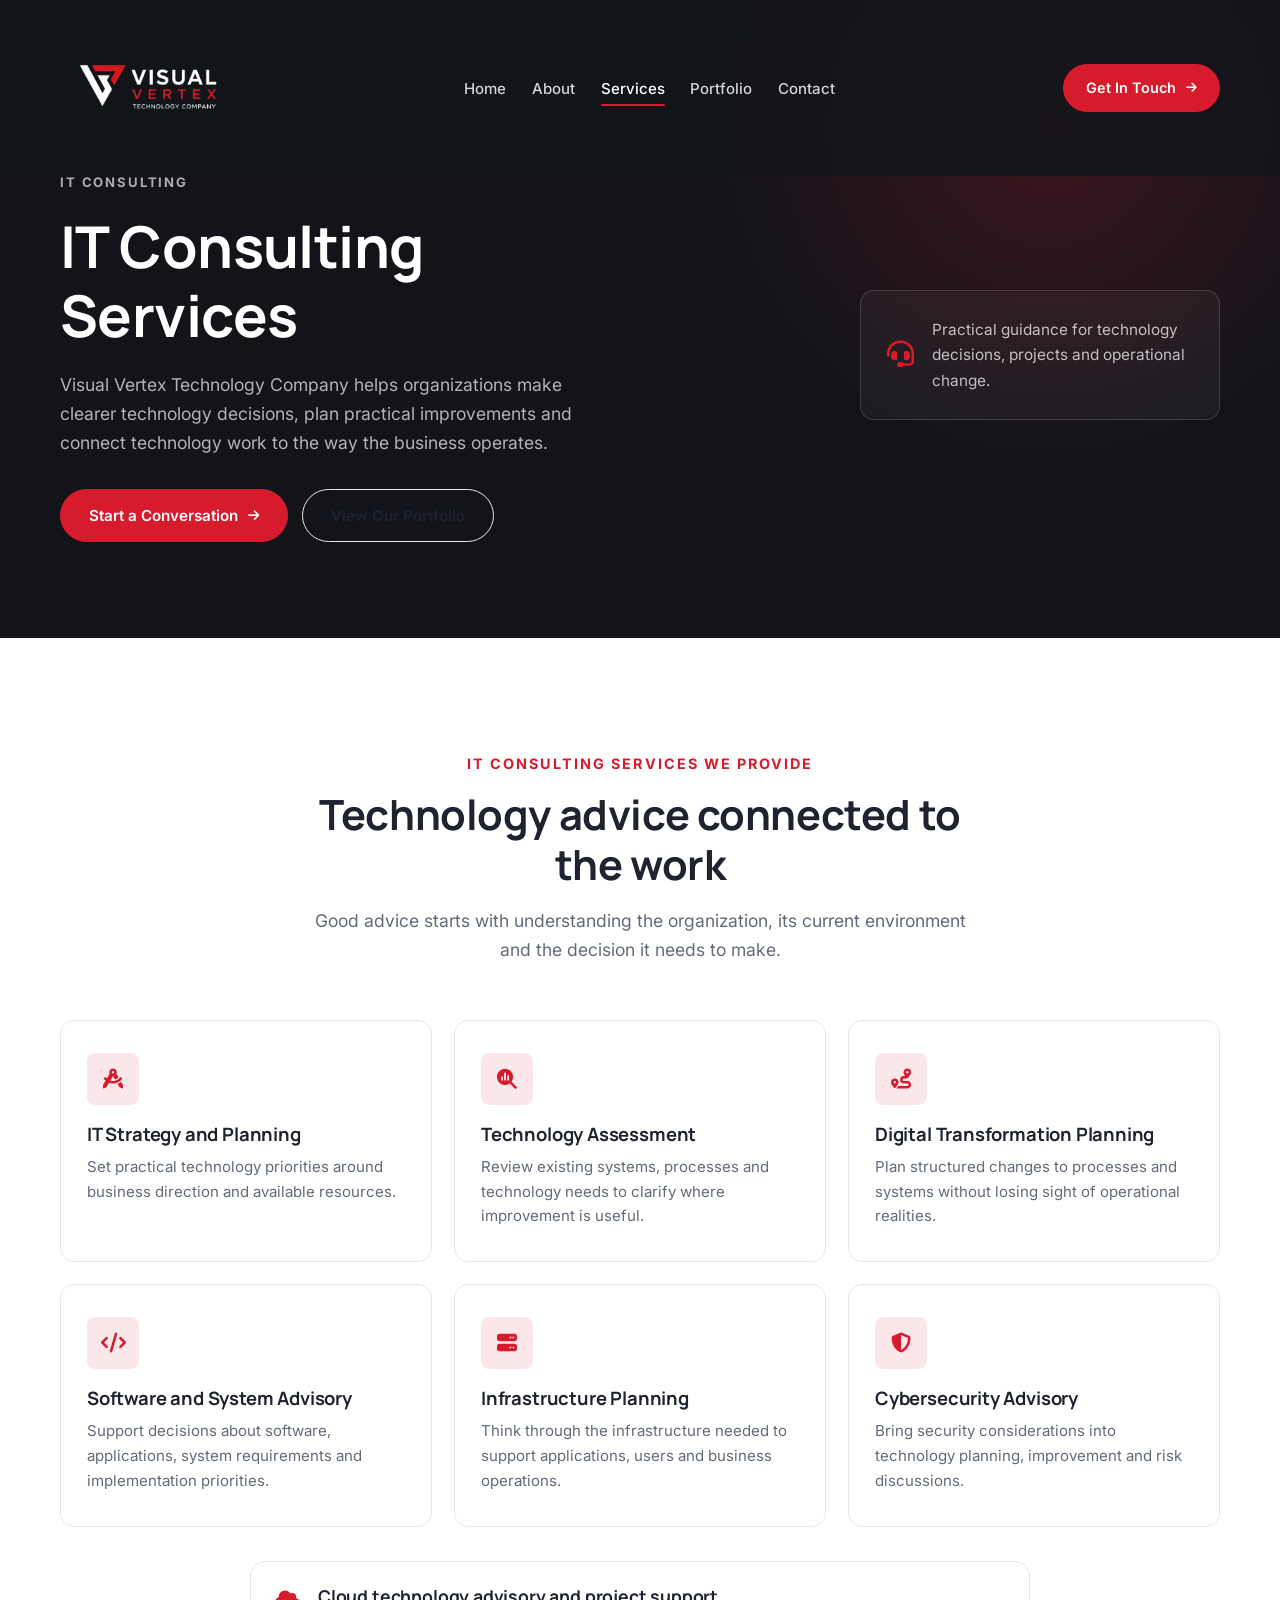
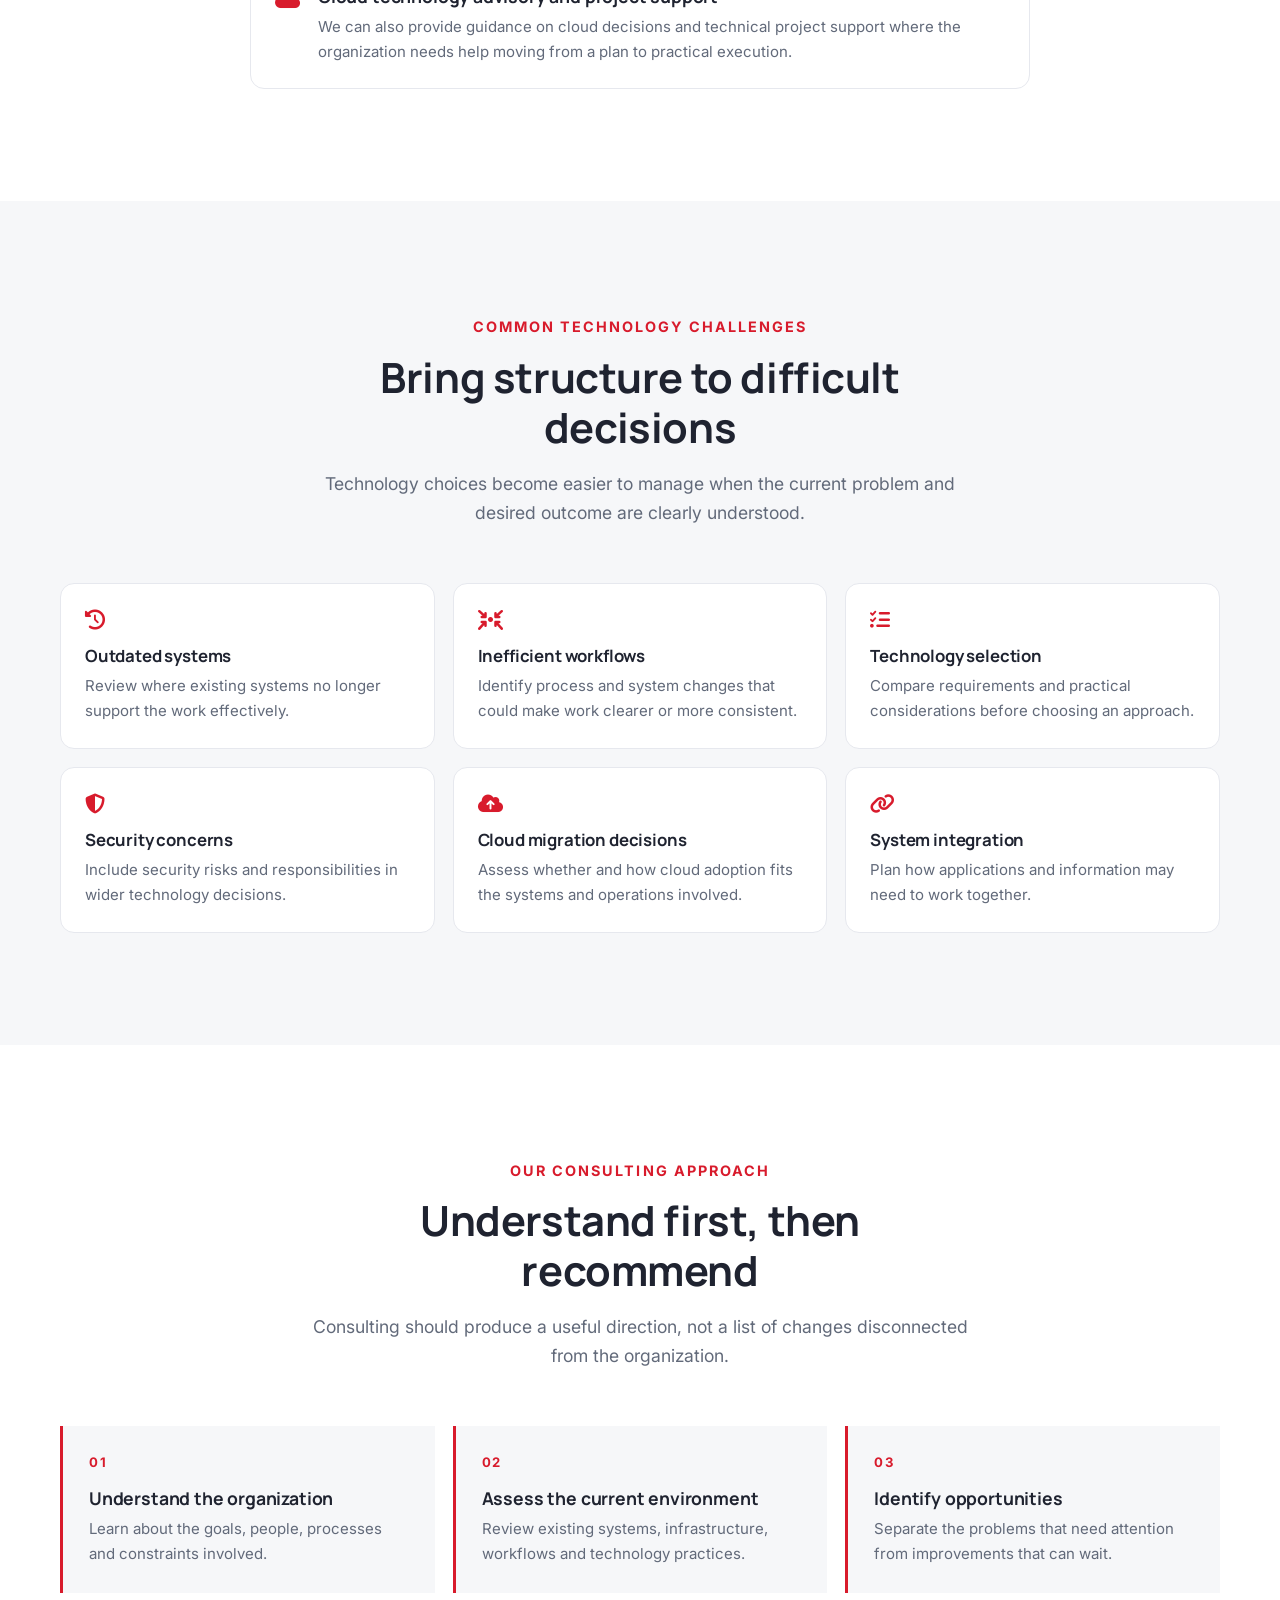
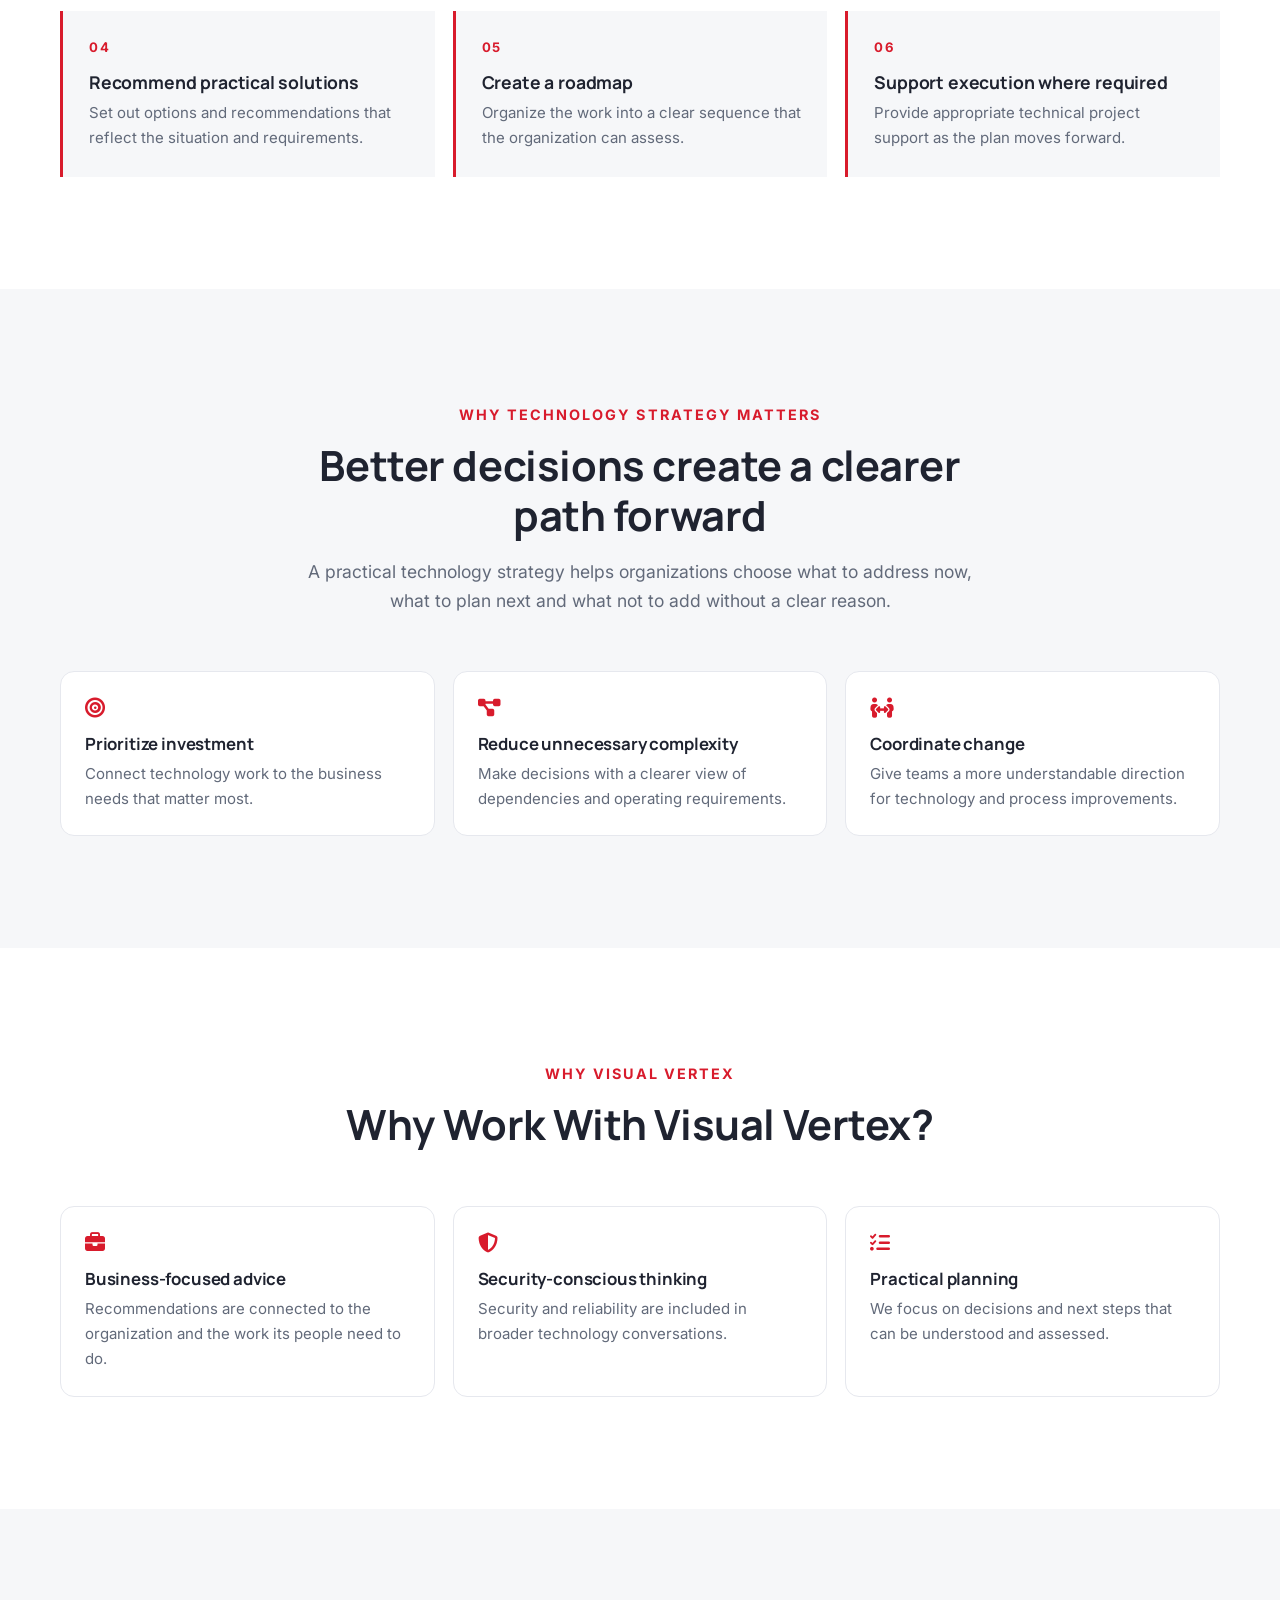
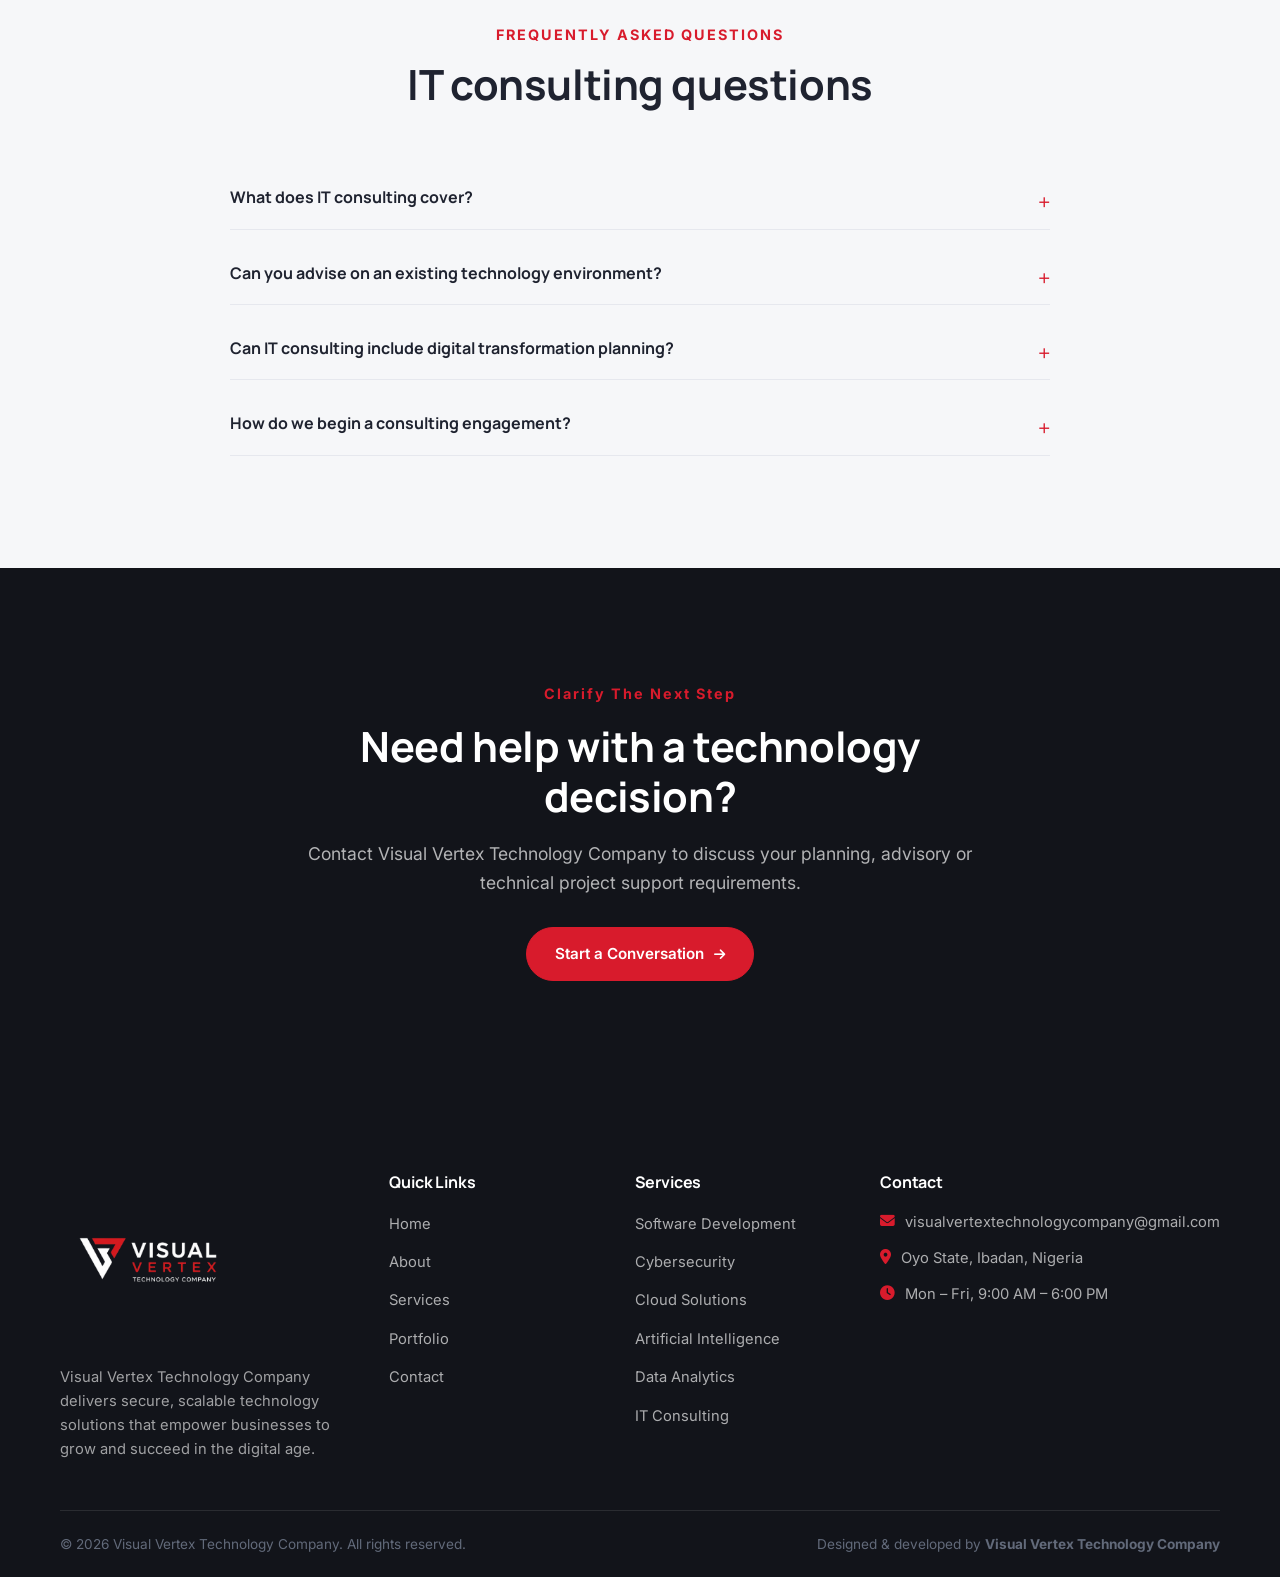
<file: services/it-consulting.html>
<!DOCTYPE html>
<html lang="en">
<head>
  <meta charset="UTF-8">
  <meta http-equiv="X-UA-Compatible" content="IE=edge">
  <meta name="viewport" content="width=device-width, initial-scale=1.0">
  <title>IT Consulting Services in Nigeria | Visual Vertex Technology Company</title>
  <meta name="description" content="Visual Vertex Technology Company provides practical IT consulting services in Nigeria, including technology planning, system advisory, infrastructure guidance and digital transformation support.">
  <meta name="author" content="Visual Vertex Technology Company">
  <link rel="canonical" href="https://www.visualvertextechnologycompany.com.ng/services/it-consulting.html">

  <meta property="og:type" content="website">
  <meta property="og:title" content="IT Consulting Services in Nigeria | Visual Vertex Technology Company">
  <meta property="og:description" content="Practical IT consulting for technology planning, system advisory, infrastructure guidance and digital transformation support.">
  <meta property="og:image" content="https://www.visualvertextechnologycompany.com.ng/favicon/android-chrome-512x512.png">
  <meta property="og:url" content="https://www.visualvertextechnologycompany.com.ng/services/it-consulting.html">
  <meta name="twitter:card" content="summary_large_image">
  <meta name="twitter:title" content="IT Consulting Services in Nigeria | Visual Vertex Technology Company">
  <meta name="twitter:description" content="Practical IT consulting services for businesses and organizations in Nigeria.">
  <meta name="twitter:image" content="https://www.visualvertextechnologycompany.com.ng/favicon/android-chrome-512x512.png">

  <script type="application/ld+json">
    {
      "@context": "https://schema.org",
      "@graph": [
        {
          "@type": "Organization",
          "@id": "https://www.visualvertextechnologycompany.com.ng/#organization",
          "name": "Visual Vertex Technology Company",
          "url": "https://www.visualvertextechnologycompany.com.ng/",
          "logo": "https://www.visualvertextechnologycompany.com.ng/images/logo.png",
          "email": "visualvertextechnologycompany@gmail.com",
          "description": "Visual Vertex Technology Company is a technology company providing software development, cybersecurity, cloud solutions, artificial intelligence, data analytics and IT consulting."
        },
        {
          "@type": "WebPage",
          "@id": "https://www.visualvertextechnologycompany.com.ng/services/it-consulting.html#webpage",
          "name": "IT Consulting Services in Nigeria | Visual Vertex Technology Company",
          "url": "https://www.visualvertextechnologycompany.com.ng/services/it-consulting.html",
          "description": "Visual Vertex Technology Company provides practical IT consulting services in Nigeria, including technology planning, system advisory, infrastructure guidance and digital transformation support.",
          "publisher": { "@id": "https://www.visualvertextechnologycompany.com.ng/#organization" },
          "mainEntity": { "@id": "https://www.visualvertextechnologycompany.com.ng/services/it-consulting.html#service" }
        },
        {
          "@type": "Service",
          "@id": "https://www.visualvertextechnologycompany.com.ng/services/it-consulting.html#service",
          "name": "IT Consulting Services",
          "serviceType": "IT Consulting",
          "description": "IT strategy and planning, technology assessment, system advisory, infrastructure planning, cybersecurity advisory, cloud technology advisory and technical project support.",
          "provider": { "@id": "https://www.visualvertextechnologycompany.com.ng/#organization" },
          "areaServed": "Nigeria",
          "url": "https://www.visualvertextechnologycompany.com.ng/services/it-consulting.html"
        }
      ]
    }
  </script>

  <meta name="theme-color" content="#12141a">
  <link rel="icon" type="image/x-icon" href="../favicon/favicon.ico">
  <link rel="icon" type="image/png" sizes="16x16" href="../favicon/favicon-16x16.png">
  <link rel="icon" type="image/png" sizes="32x32" href="../favicon/favicon-32x32.png">
  <link rel="icon" type="image/png" sizes="48x48" href="../favicon/favicon-48x48.png">
  <link rel="icon" type="image/png" sizes="96x96" href="../favicon/favicon-96x96.png">
  <link rel="apple-touch-icon" sizes="180x180" href="../favicon/apple-touch-icon.png">
  <link rel="manifest" href="../site.webmanifest">
  <link rel="preconnect" href="https://fonts.googleapis.com">
  <link rel="preconnect" href="https://fonts.gstatic.com" crossorigin>
  <link href="https://fonts.googleapis.com/css2?family=Inter:wght@400;500;600;700&family=Manrope:wght@600;700;800&display=swap" rel="stylesheet">
  <link rel="stylesheet" href="https://cdnjs.cloudflare.com/ajax/libs/font-awesome/6.7.2/css/all.min.css">
  <link rel="stylesheet" href="../css/style.css">
  <link rel="stylesheet" href="../css/software-development.css">
</head>
<body>
  <header id="header">
    <div class="container">
      <nav>
        <a href="../index.html" class="logo"><img src="../images/logo.png" alt="Visual Vertex Technology Company"></a>
        <ul class="nav-links" id="mobile-nav"><li><a href="../index.html#hero">Home</a></li><li><a href="../index.html#about">About</a></li><li><a href="../index.html#services" class="active">Services</a></li><li><a href="../portfolio.html">Portfolio</a></li><li><a href="../index.html#contact">Contact</a></li></ul>
        <div class="header-actions"><a href="../index.html#contact" class="btn-primary">Get In Touch <i class="fa-solid fa-arrow-right" aria-hidden="true"></i></a><button class="menu-btn" type="button" aria-label="Toggle navigation" aria-expanded="false" aria-controls="mobile-nav"><span></span><span></span><span></span></button></div>
      </nav>
    </div>
  </header>

  <main>
    <section id="service-hero"><div class="container service-hero-grid"><div class="service-hero-content"><span class="small-title">IT Consulting</span><h1>IT Consulting Services</h1><p>Visual Vertex Technology Company helps organizations make clearer technology decisions, plan practical improvements and connect technology work to the way the business operates.</p><div class="hero-buttons"><a href="#contact" class="btn-primary">Start a Conversation <i class="fa-solid fa-arrow-right" aria-hidden="true"></i></a><a href="../portfolio.html" class="btn-secondary">View Our Portfolio</a></div></div><div class="service-hero-note" aria-label="IT consulting focus"><i class="fa-solid fa-headset" aria-hidden="true"></i><p>Practical guidance for technology decisions, projects and operational change.</p></div></div></section>

    <section id="consulting-services"><div class="container"><div class="section-heading"><span class="section-tag">IT Consulting Services We Provide</span><h2>Technology advice connected to the work</h2><p>Good advice starts with understanding the organization, its current environment and the decision it needs to make.</p></div><div class="services-grid service-card-grid"><article class="service-card"><i class="fa-solid fa-compass-drafting" aria-hidden="true"></i><h3>IT Strategy and Planning</h3><p>Set practical technology priorities around business direction and available resources.</p></article><article class="service-card"><i class="fa-solid fa-magnifying-glass-chart" aria-hidden="true"></i><h3>Technology Assessment</h3><p>Review existing systems, processes and technology needs to clarify where improvement is useful.</p></article><article class="service-card"><i class="fa-solid fa-route" aria-hidden="true"></i><h3>Digital Transformation Planning</h3><p>Plan structured changes to processes and systems without losing sight of operational realities.</p></article><article class="service-card"><i class="fa-solid fa-code" aria-hidden="true"></i><h3>Software and System Advisory</h3><p>Support decisions about software, applications, system requirements and implementation priorities.</p></article><article class="service-card"><i class="fa-solid fa-server" aria-hidden="true"></i><h3>Infrastructure Planning</h3><p>Think through the infrastructure needed to support applications, users and business operations.</p></article><article class="service-card"><i class="fa-solid fa-shield-halved" aria-hidden="true"></i><h3>Cybersecurity Advisory</h3><p>Bring security considerations into technology planning, improvement and risk discussions.</p></article></div><div class="service-maintenance"><i class="fa-solid fa-cloud" aria-hidden="true"></i><div><h3>Cloud technology advisory and project support</h3><p>We can also provide guidance on cloud decisions and technical project support where the organization needs help moving from a plan to practical execution.</p></div></div></div></section>

    <section id="technology-challenges" class="service-band"><div class="container"><div class="section-heading"><span class="section-tag">Common Technology Challenges</span><h2>Bring structure to difficult decisions</h2><p>Technology choices become easier to manage when the current problem and desired outcome are clearly understood.</p></div><div class="reason-grid"><article class="reason-card"><i class="fa-solid fa-clock-rotate-left" aria-hidden="true"></i><h3>Outdated systems</h3><p>Review where existing systems no longer support the work effectively.</p></article><article class="reason-card"><i class="fa-solid fa-arrows-to-circle" aria-hidden="true"></i><h3>Inefficient workflows</h3><p>Identify process and system changes that could make work clearer or more consistent.</p></article><article class="reason-card"><i class="fa-solid fa-list-check" aria-hidden="true"></i><h3>Technology selection</h3><p>Compare requirements and practical considerations before choosing an approach.</p></article><article class="reason-card"><i class="fa-solid fa-shield-halved" aria-hidden="true"></i><h3>Security concerns</h3><p>Include security risks and responsibilities in wider technology decisions.</p></article><article class="reason-card"><i class="fa-solid fa-cloud-arrow-up" aria-hidden="true"></i><h3>Cloud migration decisions</h3><p>Assess whether and how cloud adoption fits the systems and operations involved.</p></article><article class="reason-card"><i class="fa-solid fa-link" aria-hidden="true"></i><h3>System integration</h3><p>Plan how applications and information may need to work together.</p></article></div></div></section>

    <section id="consulting-approach"><div class="container"><div class="section-heading"><span class="section-tag">Our Consulting Approach</span><h2>Understand first, then recommend</h2><p>Consulting should produce a useful direction, not a list of changes disconnected from the organization.</p></div><ol class="process-grid"><li class="process-step"><span class="process-number">01</span><h3>Understand the organization</h3><p>Learn about the goals, people, processes and constraints involved.</p></li><li class="process-step"><span class="process-number">02</span><h3>Assess the current environment</h3><p>Review existing systems, infrastructure, workflows and technology practices.</p></li><li class="process-step"><span class="process-number">03</span><h3>Identify opportunities</h3><p>Separate the problems that need attention from improvements that can wait.</p></li><li class="process-step"><span class="process-number">04</span><h3>Recommend practical solutions</h3><p>Set out options and recommendations that reflect the situation and requirements.</p></li><li class="process-step"><span class="process-number">05</span><h3>Create a roadmap</h3><p>Organize the work into a clear sequence that the organization can assess.</p></li><li class="process-step"><span class="process-number">06</span><h3>Support execution where required</h3><p>Provide appropriate technical project support as the plan moves forward.</p></li></ol></div></section>

    <section id="why-strategy-matters" class="service-band"><div class="container"><div class="section-heading"><span class="section-tag">Why Technology Strategy Matters</span><h2>Better decisions create a clearer path forward</h2><p>A practical technology strategy helps organizations choose what to address now, what to plan next and what not to add without a clear reason.</p></div><div class="reason-grid"><article class="reason-card"><i class="fa-solid fa-bullseye" aria-hidden="true"></i><h3>Prioritize investment</h3><p>Connect technology work to the business needs that matter most.</p></article><article class="reason-card"><i class="fa-solid fa-diagram-project" aria-hidden="true"></i><h3>Reduce unnecessary complexity</h3><p>Make decisions with a clearer view of dependencies and operating requirements.</p></article><article class="reason-card"><i class="fa-solid fa-people-arrows" aria-hidden="true"></i><h3>Coordinate change</h3><p>Give teams a more understandable direction for technology and process improvements.</p></article></div></div></section>

    <section id="why-work-with-us"><div class="container"><div class="section-heading"><span class="section-tag">Why Visual Vertex</span><h2>Why Work With Visual Vertex?</h2></div><div class="reason-grid"><article class="reason-card"><i class="fa-solid fa-briefcase" aria-hidden="true"></i><h3>Business-focused advice</h3><p>Recommendations are connected to the organization and the work its people need to do.</p></article><article class="reason-card"><i class="fa-solid fa-shield-halved" aria-hidden="true"></i><h3>Security-conscious thinking</h3><p>Security and reliability are included in broader technology conversations.</p></article><article class="reason-card"><i class="fa-solid fa-list-check" aria-hidden="true"></i><h3>Practical planning</h3><p>We focus on decisions and next steps that can be understood and assessed.</p></article></div></div></section>

    <section id="faq" class="service-band"><div class="container faq-container"><div class="section-heading"><span class="section-tag">Frequently Asked Questions</span><h2>IT consulting questions</h2></div><div class="faq-list"><details><summary>What does IT consulting cover?</summary><p>It can cover technology planning, assessment, software and system advisory, infrastructure, security, cloud decisions and technical project support.</p></details><details><summary>Can you advise on an existing technology environment?</summary><p>Yes. Understanding the current systems, processes and constraints is an important part of the consulting approach.</p></details><details><summary>Can IT consulting include digital transformation planning?</summary><p>Yes. Planning can address structured changes to processes and systems where that is relevant to the organization.</p></details><details><summary>How do we begin a consulting engagement?</summary><p>Contact Visual Vertex with the technology decision, challenge or project context you want to discuss.</p></details></div></div></section>

    <section id="contact" class="service-final-cta"><div class="container"><div class="cta-box"><span>Clarify The Next Step</span><h2>Need help with a technology decision?</h2><p>Contact Visual Vertex Technology Company to discuss your planning, advisory or technical project support requirements.</p><a href="../index.html#contact" class="btn-primary">Start a Conversation <i class="fa-solid fa-arrow-right" aria-hidden="true"></i></a></div></div></section>
  </main>

  <footer id="footer"><div class="container"><div class="footer-grid"><div class="footer-column"><img src="../images/logo.png" alt="Visual Vertex Technology Company" class="footer-logo"><p>Visual Vertex Technology Company delivers secure, scalable technology solutions that empower businesses to grow and succeed in the digital age.</p></div><div class="footer-column"><h3>Quick Links</h3><ul><li><a href="../index.html#hero">Home</a></li><li><a href="../index.html#about">About</a></li><li><a href="../index.html#services">Services</a></li><li><a href="../portfolio.html">Portfolio</a></li><li><a href="../index.html#contact">Contact</a></li></ul></div><div class="footer-column"><h3>Services</h3><ul><li><a href="software-development.html">Software Development</a></li><li><a href="cybersecurity.html">Cybersecurity</a></li><li><a href="cloud-solutions.html">Cloud Solutions</a></li><li><a href="artificial-intelligence.html">Artificial Intelligence</a></li><li><a href="data-analytics.html">Data Analytics</a></li><li><a href="it-consulting.html">IT Consulting</a></li></ul></div><div class="footer-column"><h3>Contact</h3><ul class="footer-contact"><li><i class="fa-solid fa-envelope" aria-hidden="true"></i> visualvertextechnologycompany@gmail.com</li><li><i class="fa-solid fa-location-dot" aria-hidden="true"></i> Oyo State, Ibadan, Nigeria</li><li><i class="fa-solid fa-clock" aria-hidden="true"></i> Mon – Fri, 9:00 AM – 6:00 PM</li></ul></div></div><hr><div class="footer-bottom"><p>&copy; 2026 Visual Vertex Technology Company. All rights reserved.</p><p>Designed &amp; developed by <strong>Visual Vertex Technology Company</strong></p></div></div></footer>
  <button id="backToTop" aria-label="Back to top"><i class="fa-solid fa-arrow-up" aria-hidden="true"></i></button><script src="../js/main.js"></script>
</body>
</html>
</file>
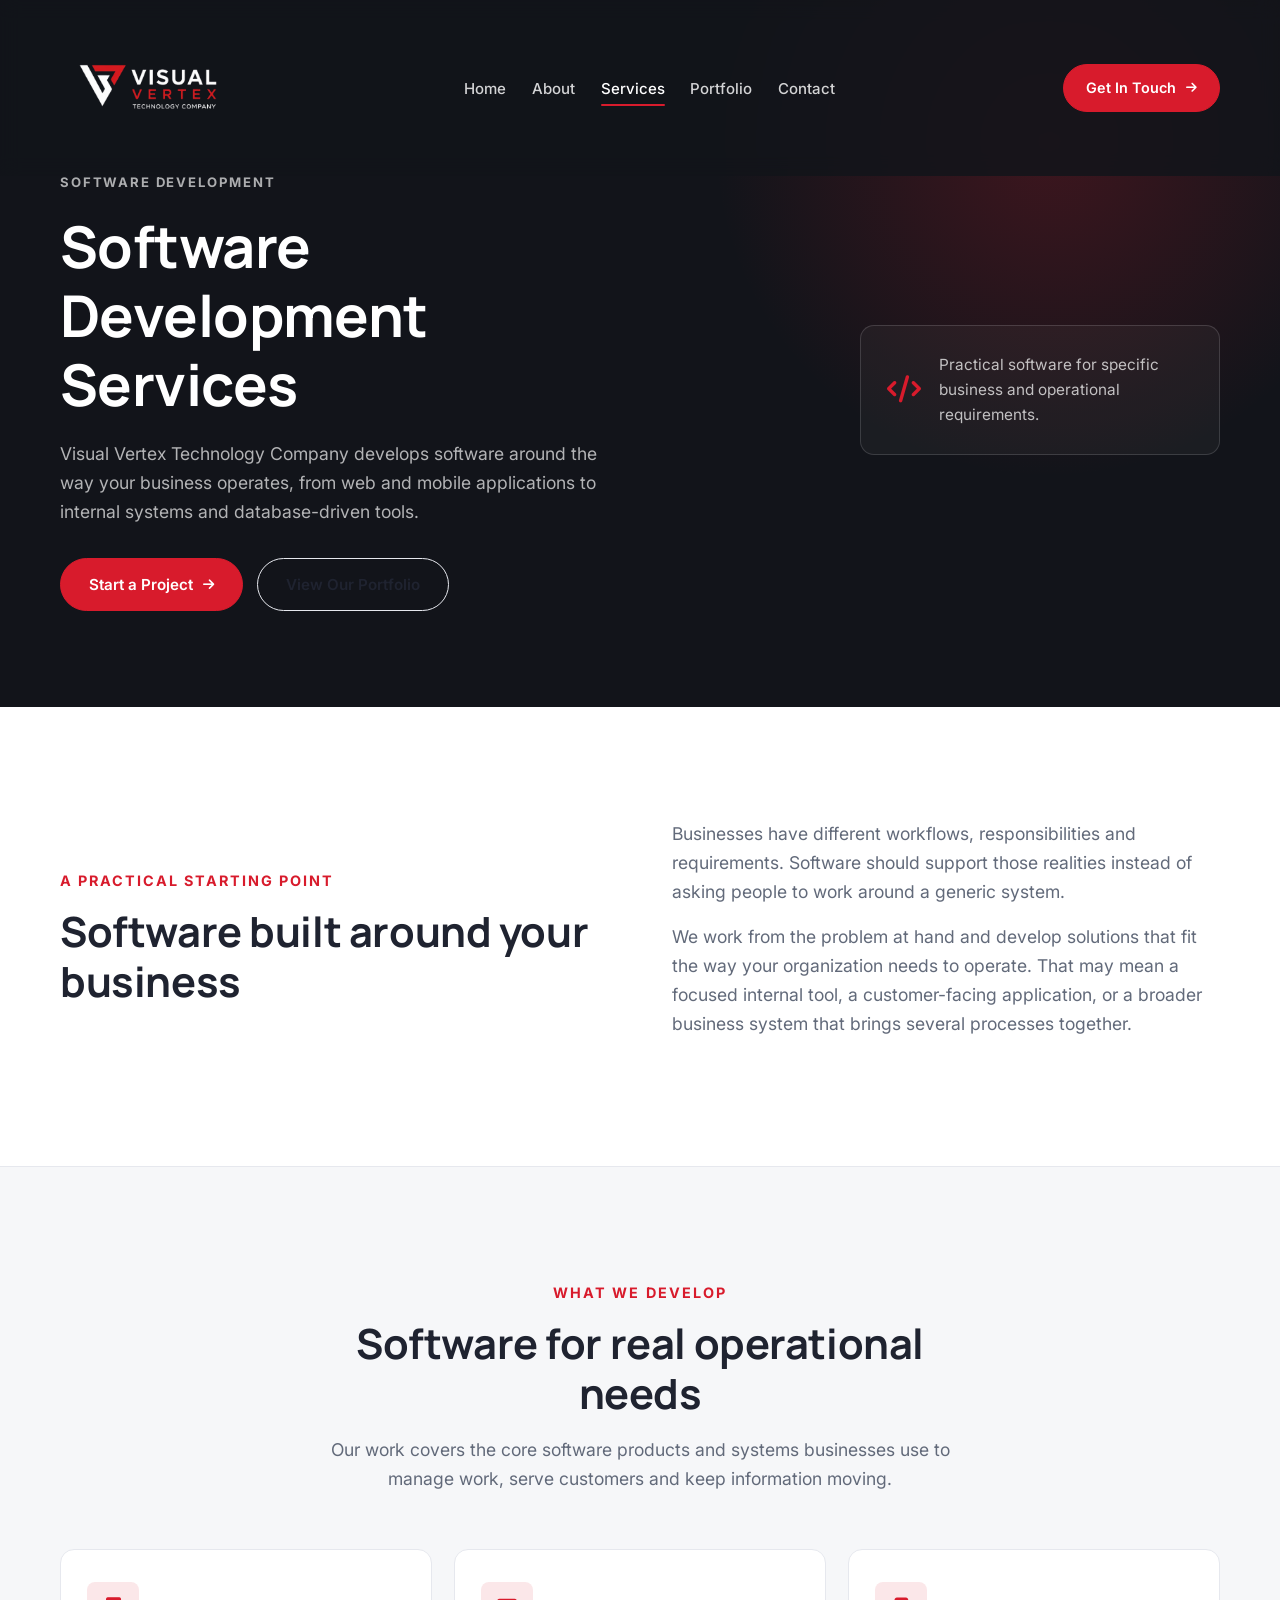
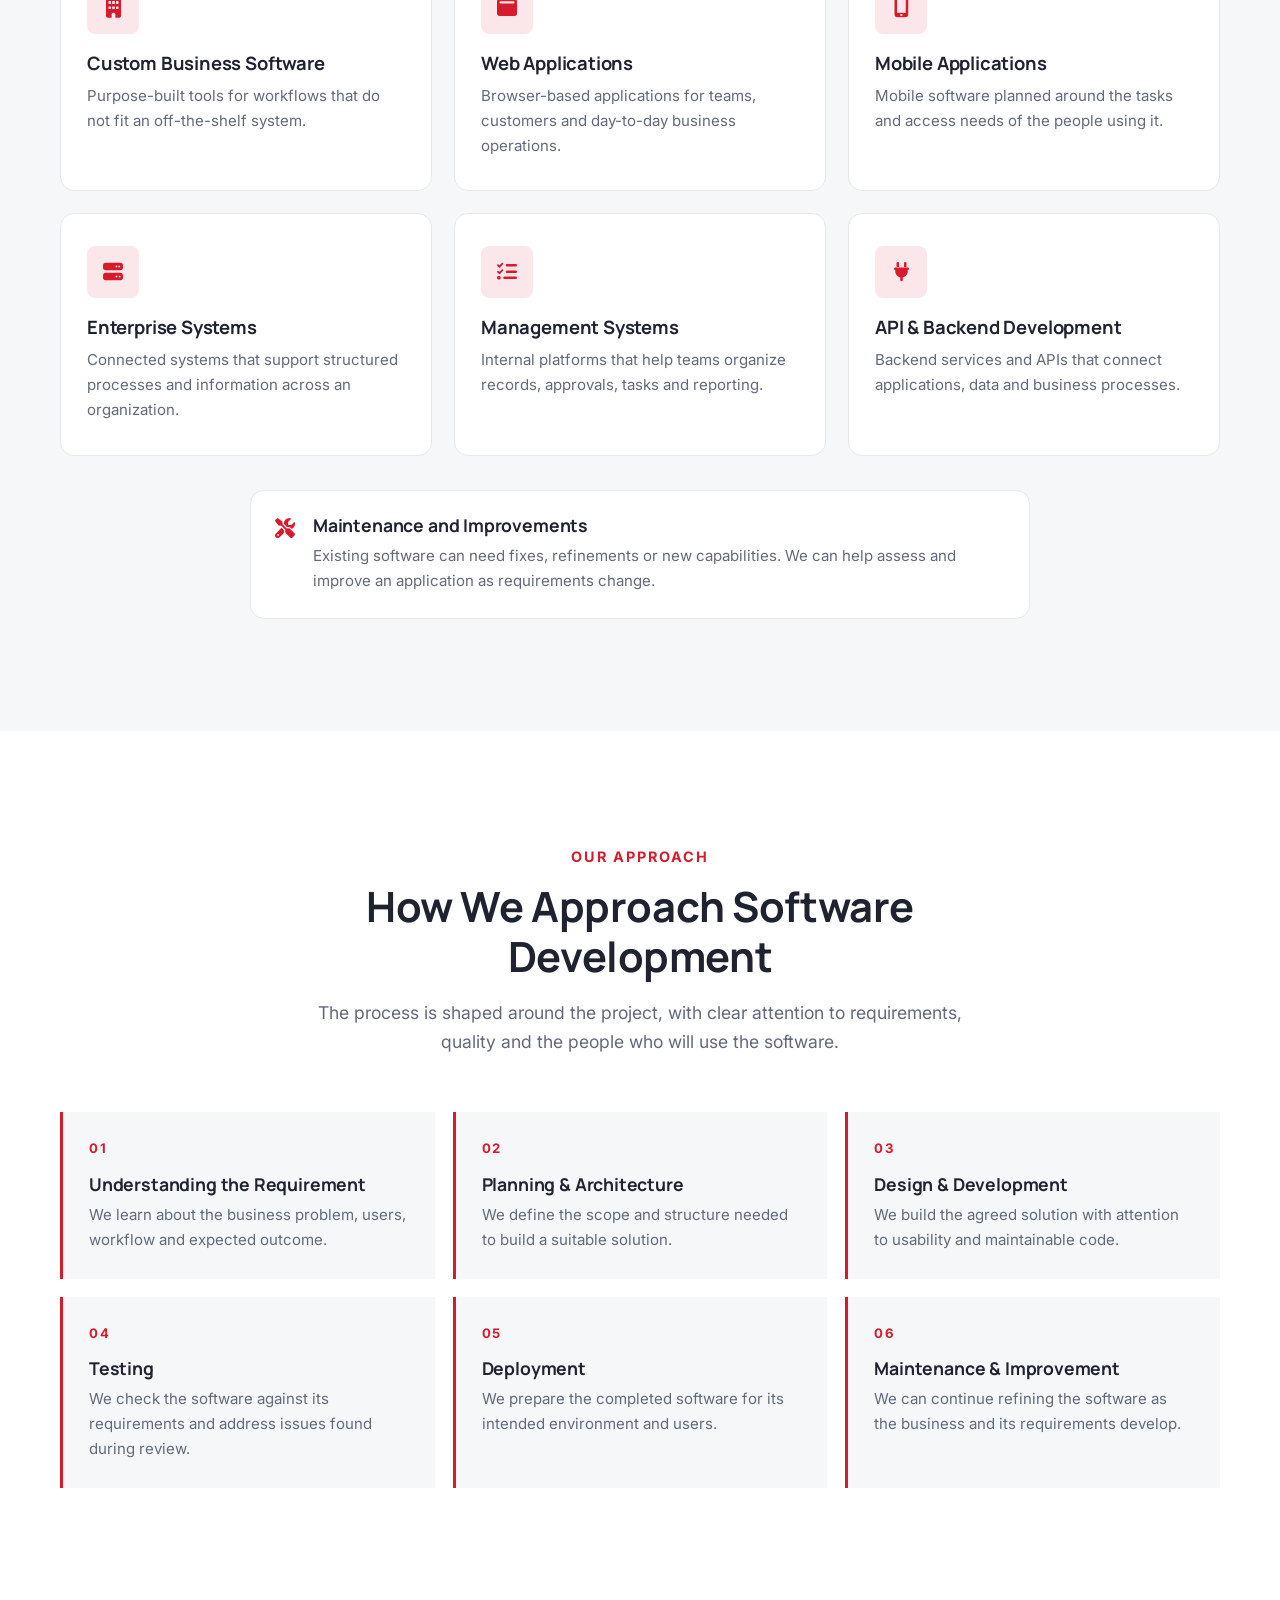
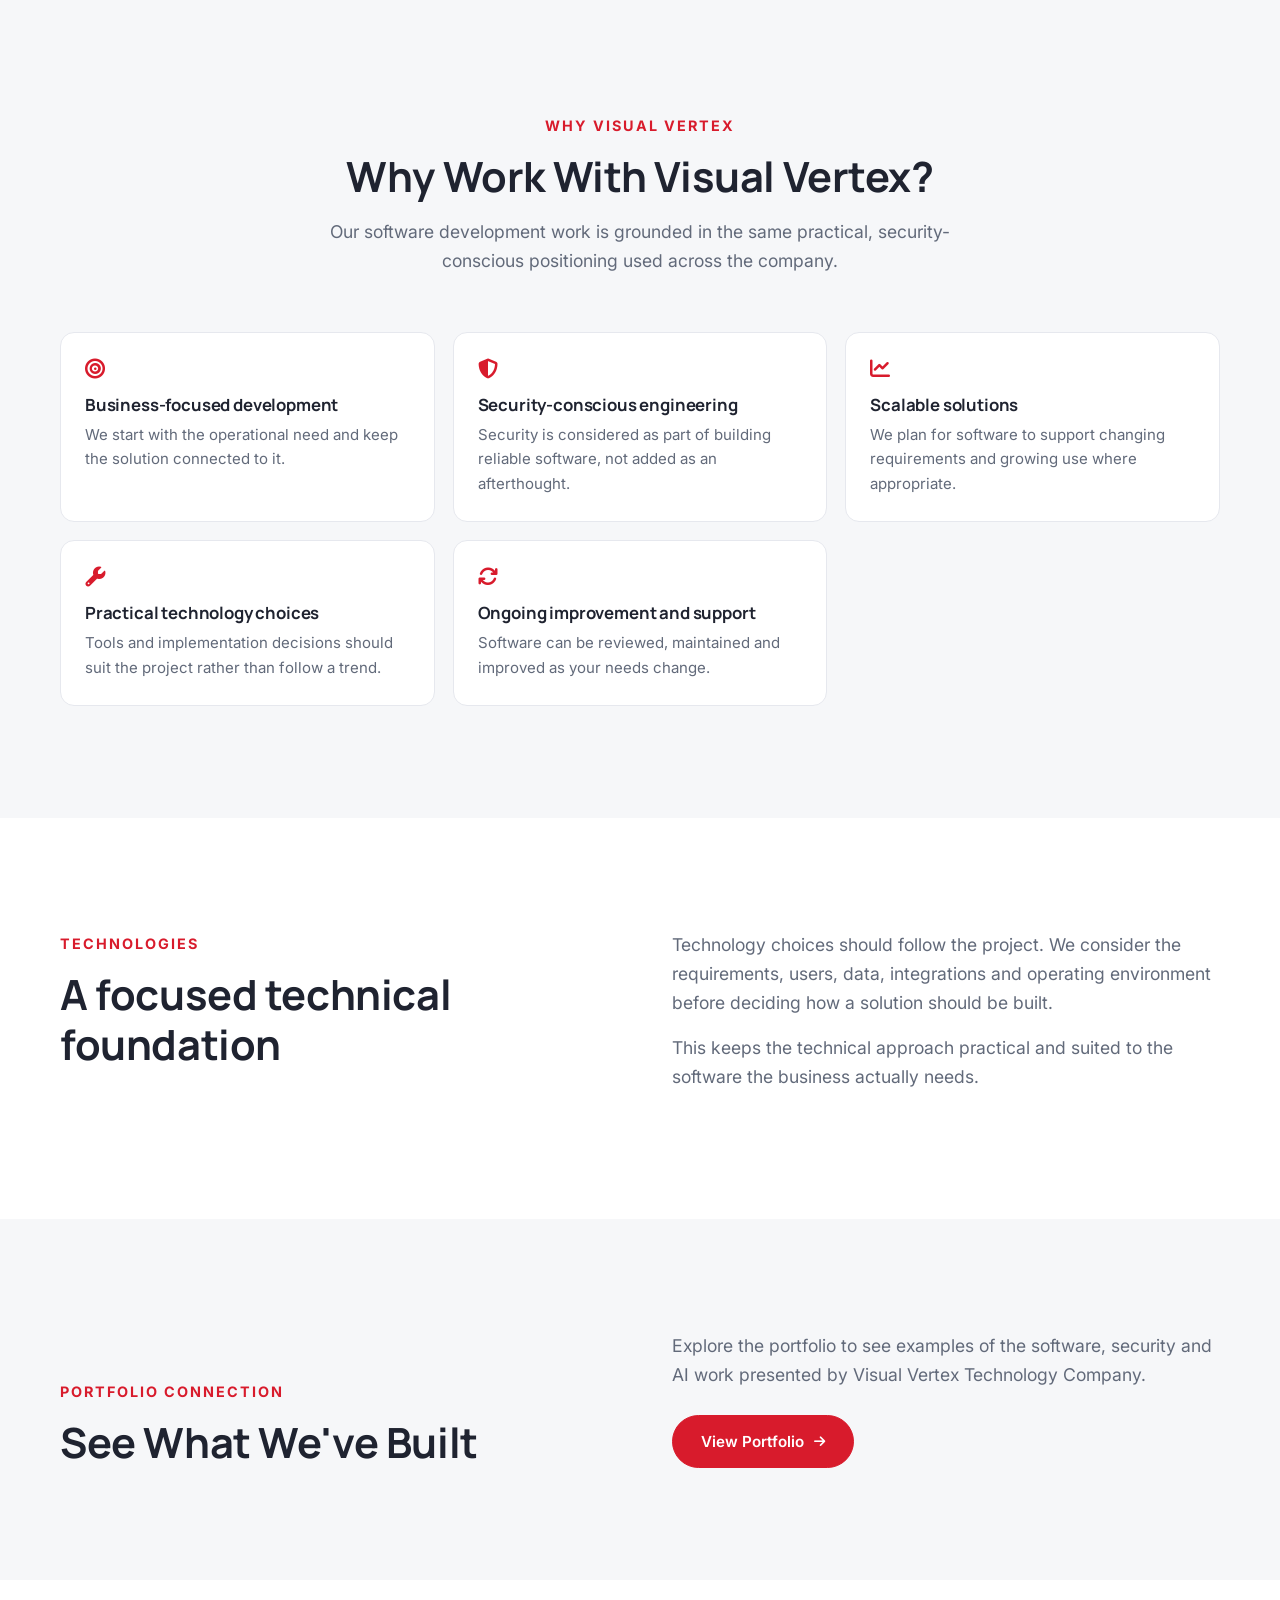
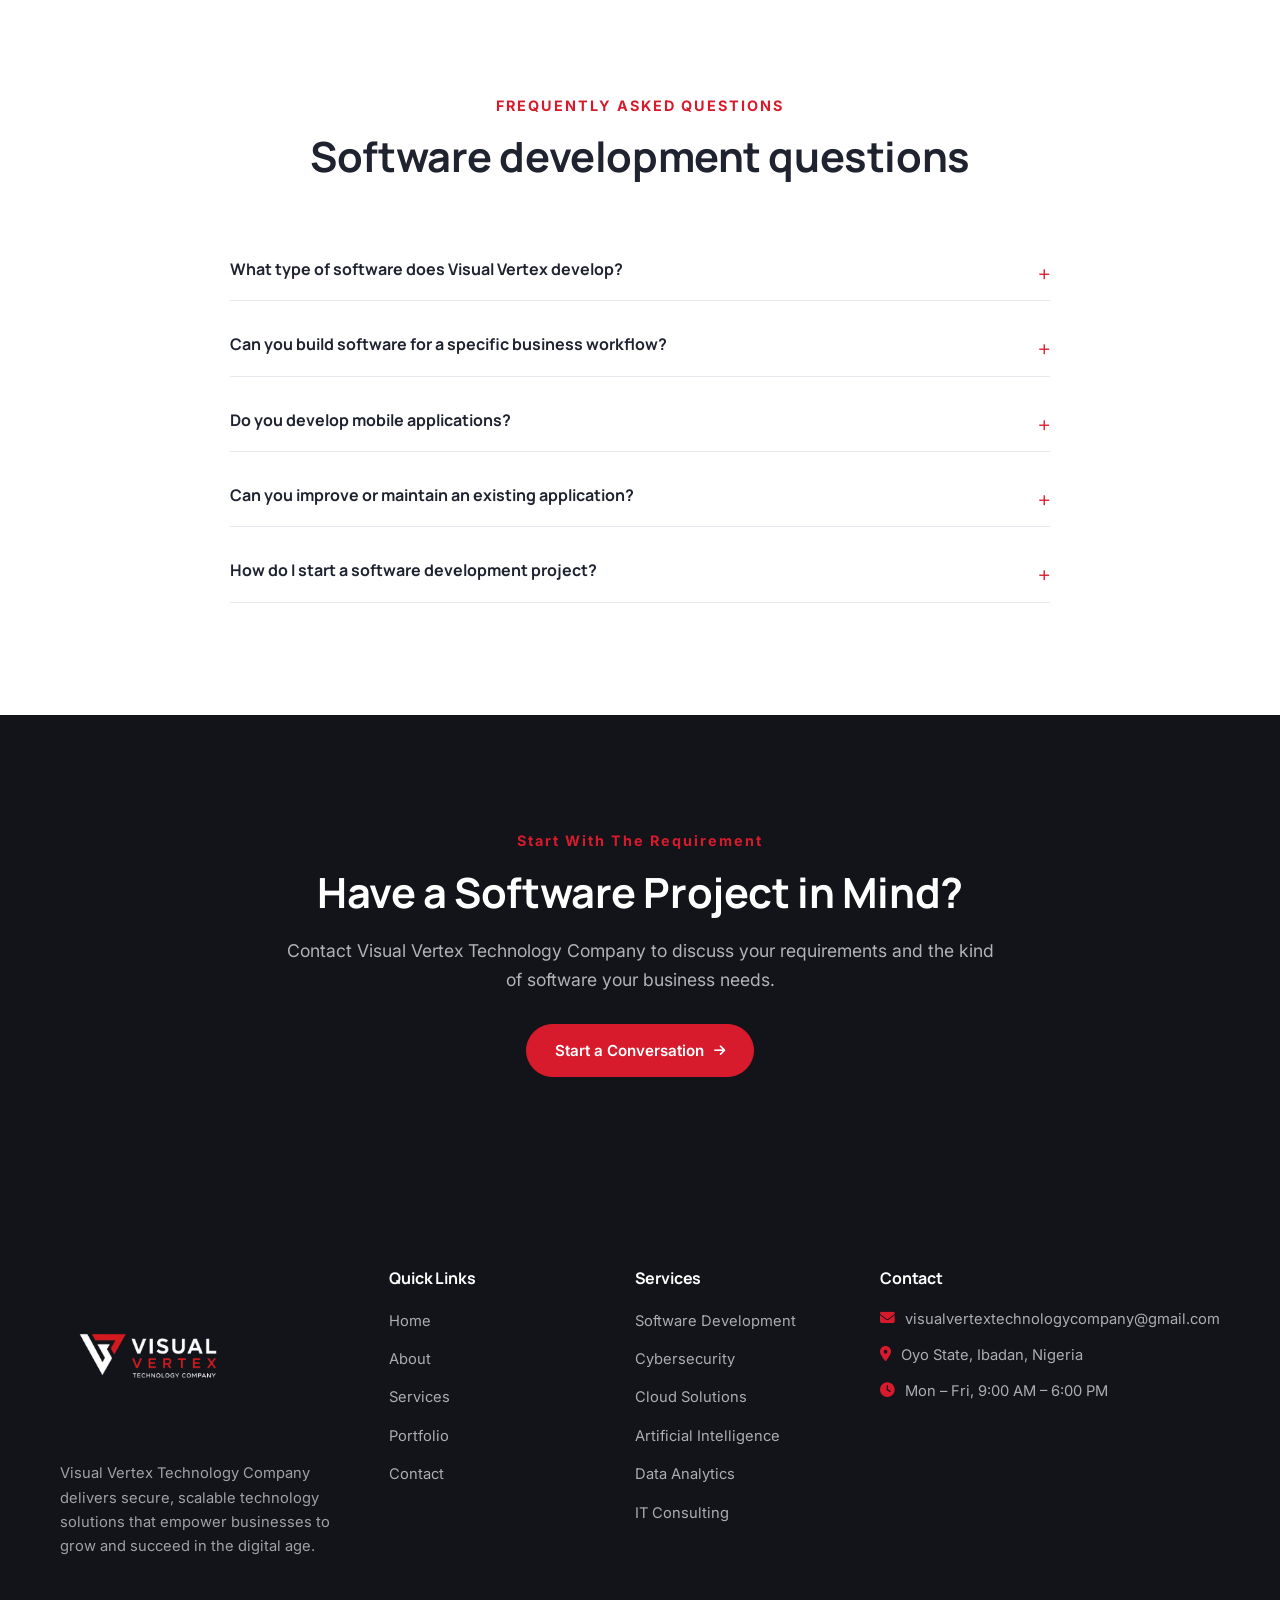
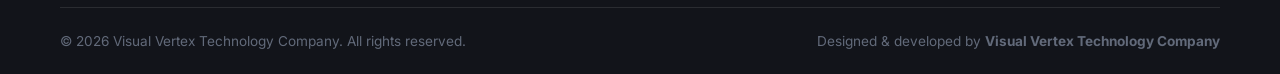
<file: services/software-development.html>
<!DOCTYPE html>
<html lang="en">
<head>
  <meta charset="UTF-8">
  <meta http-equiv="X-UA-Compatible" content="IE=edge">
  <meta name="viewport" content="width=device-width, initial-scale=1.0">

  <title>Software Development Company in Nigeria | Visual Vertex Technology Company</title>
  <meta name="description" content="Visual Vertex Technology Company provides custom software development services for businesses, organizations and startups in Nigeria, including web applications, mobile apps and business systems.">
  <meta name="author" content="Visual Vertex Technology Company">
  <link rel="canonical" href="https://www.visualvertextechnologycompany.com.ng/services/software-development.html">

  <meta property="og:type" content="website">
  <meta property="og:title" content="Software Development Company in Nigeria | Visual Vertex Technology Company">
  <meta property="og:description" content="Custom software development services for businesses, organizations and startups in Nigeria, including web applications, mobile apps and business systems.">
  <meta property="og:image" content="https://www.visualvertextechnologycompany.com.ng/favicon/android-chrome-512x512.png">
  <meta property="og:url" content="https://www.visualvertextechnologycompany.com.ng/services/software-development.html">
  <meta name="twitter:card" content="summary_large_image">
  <meta name="twitter:title" content="Software Development Company in Nigeria | Visual Vertex Technology Company">
  <meta name="twitter:description" content="Custom software development services for businesses, organizations and startups in Nigeria.">
  <meta name="twitter:image" content="https://www.visualvertextechnologycompany.com.ng/favicon/android-chrome-512x512.png">

  <script type="application/ld+json">
    {
      "@context": "https://schema.org",
      "@graph": [
        {
          "@type": "Organization",
          "@id": "https://www.visualvertextechnologycompany.com.ng/#organization",
          "name": "Visual Vertex Technology Company",
          "url": "https://www.visualvertextechnologycompany.com.ng/",
          "logo": "https://www.visualvertextechnologycompany.com.ng/images/logo.png",
          "email": "visualvertextechnologycompany@gmail.com",
          "description": "Visual Vertex Technology Company is a technology company providing software development, cybersecurity, cloud solutions, artificial intelligence, data analytics and IT consulting."
        },
        {
          "@type": "WebPage",
          "@id": "https://www.visualvertextechnologycompany.com.ng/services/software-development.html#webpage",
          "name": "Software Development Company in Nigeria | Visual Vertex Technology Company",
          "url": "https://www.visualvertextechnologycompany.com.ng/services/software-development.html",
          "description": "Visual Vertex Technology Company provides custom software development services for businesses, organizations and startups in Nigeria, including web applications, mobile apps and business systems.",
          "publisher": {
            "@id": "https://www.visualvertextechnologycompany.com.ng/#organization"
          },
          "mainEntity": {
            "@id": "https://www.visualvertextechnologycompany.com.ng/services/software-development.html#service"
          }
        },
        {
          "@type": "Service",
          "@id": "https://www.visualvertextechnologycompany.com.ng/services/software-development.html#service",
          "name": "Software Development",
          "serviceType": "Software Development",
          "description": "Custom software development services including web applications, mobile applications, business systems, internal management systems and API/backend development.",
          "provider": {
            "@id": "https://www.visualvertextechnologycompany.com.ng/#organization"
          },
          "areaServed": "Nigeria",
          "url": "https://www.visualvertextechnologycompany.com.ng/services/software-development.html"
        }
      ]
    }
  </script>

  <meta name="theme-color" content="#12141a">

  <link rel="icon" type="image/x-icon" href="../favicon/favicon.ico">
  <link rel="icon" type="image/png" sizes="16x16" href="../favicon/favicon-16x16.png">
  <link rel="icon" type="image/png" sizes="32x32" href="../favicon/favicon-32x32.png">
  <link rel="icon" type="image/png" sizes="48x48" href="../favicon/favicon-48x48.png">
  <link rel="icon" type="image/png" sizes="96x96" href="../favicon/favicon-96x96.png">
  <link rel="apple-touch-icon" sizes="180x180" href="../favicon/apple-touch-icon.png">
  <link rel="manifest" href="../site.webmanifest">

  <link rel="preconnect" href="https://fonts.googleapis.com">
  <link rel="preconnect" href="https://fonts.gstatic.com" crossorigin>
  <link href="https://fonts.googleapis.com/css2?family=Inter:wght@400;500;600;700&family=Manrope:wght@600;700;800&display=swap" rel="stylesheet">
  <link rel="stylesheet" href="https://cdnjs.cloudflare.com/ajax/libs/font-awesome/6.7.2/css/all.min.css">
  <link rel="stylesheet" href="../css/style.css">
  <link rel="stylesheet" href="../css/software-development.css">
</head>
<body>

  <header id="header">
    <div class="container">
      <nav>
        <a href="../index.html" class="logo">
          <img src="../images/logo.png" alt="Visual Vertex Technology Company">
        </a>

        <ul class="nav-links" id="mobile-nav">
          <li><a href="../index.html#hero">Home</a></li>
          <li><a href="../index.html#about">About</a></li>
          <li><a href="../index.html#services" class="active">Services</a></li>
          <li><a href="../portfolio.html">Portfolio</a></li>
          <li><a href="../index.html#contact">Contact</a></li>
        </ul>

        <div class="header-actions">
          <a href="../index.html#contact" class="btn-primary">
            Get In Touch
            <i class="fa-solid fa-arrow-right" aria-hidden="true"></i>
          </a>
          <button class="menu-btn" type="button" aria-label="Toggle navigation" aria-expanded="false" aria-controls="mobile-nav">
            <span></span>
            <span></span>
            <span></span>
          </button>
        </div>
      </nav>
    </div>
  </header>

  <main>
    <section id="service-hero">
      <div class="container service-hero-grid">
        <div class="service-hero-content">
          <span class="small-title">Software Development</span>
          <h1>Software Development Services</h1>
          <p>Visual Vertex Technology Company develops software around the way your business operates, from web and mobile applications to internal systems and database-driven tools.</p>
          <div class="hero-buttons">
            <a href="#contact" class="btn-primary">Start a Project <i class="fa-solid fa-arrow-right" aria-hidden="true"></i></a>
            <a href="../portfolio.html" class="btn-secondary">View Our Portfolio</a>
          </div>
        </div>
        <div class="service-hero-note" aria-label="Software development focus">
          <i class="fa-solid fa-code" aria-hidden="true"></i>
          <p>Practical software for specific business and operational requirements.</p>
        </div>
      </div>
    </section>

    <section id="service-introduction">
      <div class="container service-intro-grid">
        <div>
          <span class="section-tag">A practical starting point</span>
          <h2>Software built around your business</h2>
        </div>
        <div>
          <p>Businesses have different workflows, responsibilities and requirements. Software should support those realities instead of asking people to work around a generic system.</p>
          <p>We work from the problem at hand and develop solutions that fit the way your organization needs to operate. That may mean a focused internal tool, a customer-facing application, or a broader business system that brings several processes together.</p>
        </div>
      </div>
    </section>

    <section id="what-we-develop" class="service-band">
      <div class="container">
        <div class="section-heading">
          <span class="section-tag">What We Develop</span>
          <h2>Software for real operational needs</h2>
          <p>Our work covers the core software products and systems businesses use to manage work, serve customers and keep information moving.</p>
        </div>

        <div class="services-grid service-card-grid">
          <article class="service-card">
            <i class="fa-solid fa-building" aria-hidden="true"></i>
            <h3>Custom Business Software</h3>
            <p>Purpose-built tools for workflows that do not fit an off-the-shelf system.</p>
          </article>
          <article class="service-card">
            <i class="fa-solid fa-window-maximize" aria-hidden="true"></i>
            <h3>Web Applications</h3>
            <p>Browser-based applications for teams, customers and day-to-day business operations.</p>
          </article>
          <article class="service-card">
            <i class="fa-solid fa-mobile-screen-button" aria-hidden="true"></i>
            <h3>Mobile Applications</h3>
            <p>Mobile software planned around the tasks and access needs of the people using it.</p>
          </article>
          <article class="service-card">
            <i class="fa-solid fa-server" aria-hidden="true"></i>
            <h3>Enterprise Systems</h3>
            <p>Connected systems that support structured processes and information across an organization.</p>
          </article>
          <article class="service-card">
            <i class="fa-solid fa-list-check" aria-hidden="true"></i>
            <h3>Management Systems</h3>
            <p>Internal platforms that help teams organize records, approvals, tasks and reporting.</p>
          </article>
          <article class="service-card">
            <i class="fa-solid fa-plug" aria-hidden="true"></i>
            <h3>API &amp; Backend Development</h3>
            <p>Backend services and APIs that connect applications, data and business processes.</p>
          </article>
        </div>

        <div class="service-maintenance">
          <i class="fa-solid fa-screwdriver-wrench" aria-hidden="true"></i>
          <div>
            <h3>Maintenance and Improvements</h3>
            <p>Existing software can need fixes, refinements or new capabilities. We can help assess and improve an application as requirements change.</p>
          </div>
        </div>
      </div>
    </section>

    <section id="our-approach">
      <div class="container">
        <div class="section-heading">
          <span class="section-tag">Our Approach</span>
          <h2>How We Approach Software Development</h2>
          <p>The process is shaped around the project, with clear attention to requirements, quality and the people who will use the software.</p>
        </div>

        <ol class="process-grid">
          <li class="process-step">
            <span class="process-number">01</span>
            <h3>Understanding the Requirement</h3>
            <p>We learn about the business problem, users, workflow and expected outcome.</p>
          </li>
          <li class="process-step">
            <span class="process-number">02</span>
            <h3>Planning &amp; Architecture</h3>
            <p>We define the scope and structure needed to build a suitable solution.</p>
          </li>
          <li class="process-step">
            <span class="process-number">03</span>
            <h3>Design &amp; Development</h3>
            <p>We build the agreed solution with attention to usability and maintainable code.</p>
          </li>
          <li class="process-step">
            <span class="process-number">04</span>
            <h3>Testing</h3>
            <p>We check the software against its requirements and address issues found during review.</p>
          </li>
          <li class="process-step">
            <span class="process-number">05</span>
            <h3>Deployment</h3>
            <p>We prepare the completed software for its intended environment and users.</p>
          </li>
          <li class="process-step">
            <span class="process-number">06</span>
            <h3>Maintenance &amp; Improvement</h3>
            <p>We can continue refining the software as the business and its requirements develop.</p>
          </li>
        </ol>
      </div>
    </section>

    <section id="why-software" class="service-band">
      <div class="container">
        <div class="section-heading">
          <span class="section-tag">Why Visual Vertex</span>
          <h2>Why Work With Visual Vertex?</h2>
          <p>Our software development work is grounded in the same practical, security-conscious positioning used across the company.</p>
        </div>
        <div class="reason-grid">
          <article class="reason-card"><i class="fa-solid fa-bullseye" aria-hidden="true"></i><h3>Business-focused development</h3><p>We start with the operational need and keep the solution connected to it.</p></article>
          <article class="reason-card"><i class="fa-solid fa-shield-halved" aria-hidden="true"></i><h3>Security-conscious engineering</h3><p>Security is considered as part of building reliable software, not added as an afterthought.</p></article>
          <article class="reason-card"><i class="fa-solid fa-chart-line" aria-hidden="true"></i><h3>Scalable solutions</h3><p>We plan for software to support changing requirements and growing use where appropriate.</p></article>
          <article class="reason-card"><i class="fa-solid fa-wrench" aria-hidden="true"></i><h3>Practical technology choices</h3><p>Tools and implementation decisions should suit the project rather than follow a trend.</p></article>
          <article class="reason-card"><i class="fa-solid fa-arrows-rotate" aria-hidden="true"></i><h3>Ongoing improvement and support</h3><p>Software can be reviewed, maintained and improved as your needs change.</p></article>
        </div>
      </div>
    </section>

    <section id="technologies">
      <div class="container technology-row">
        <div>
          <span class="section-tag">Technologies</span>
          <h2>A focused technical foundation</h2>
        </div>
        <div>
          <p>Technology choices should follow the project. We consider the requirements, users, data, integrations and operating environment before deciding how a solution should be built.</p>
          <p>This keeps the technical approach practical and suited to the software the business actually needs.</p>
        </div>
      </div>
    </section>

    <section id="service-portfolio" class="service-band">
      <div class="container service-portfolio-layout">
        <div>
          <span class="section-tag">Portfolio Connection</span>
          <h2>See What We've Built</h2>
        </div>
        <div>
          <p>Explore the portfolio to see examples of the software, security and AI work presented by Visual Vertex Technology Company.</p>
          <a href="../portfolio.html" class="btn-primary">View Portfolio <i class="fa-solid fa-arrow-right" aria-hidden="true"></i></a>
        </div>
      </div>
    </section>

    <section id="faq">
      <div class="container faq-container">
        <div class="section-heading">
          <span class="section-tag">Frequently Asked Questions</span>
          <h2>Software development questions</h2>
        </div>
        <div class="faq-list">
          <details>
            <summary>What type of software does Visual Vertex develop?</summary>
            <p>We develop custom business software, web applications, mobile applications, enterprise systems, management systems and API/backend solutions.</p>
          </details>
          <details>
            <summary>Can you build software for a specific business workflow?</summary>
            <p>Yes. Projects can be planned around a specific workflow, operational requirement or business problem.</p>
          </details>
          <details>
            <summary>Do you develop mobile applications?</summary>
            <p>Mobile applications are included among the software solutions Visual Vertex can develop, subject to the project requirements.</p>
          </details>
          <details>
            <summary>Can you improve or maintain an existing application?</summary>
            <p>Yes. Existing software may be assessed, maintained and improved as requirements change.</p>
          </details>
          <details>
            <summary>How do I start a software development project?</summary>
            <p>Use the contact form to share your requirements, the problem you want to solve and any useful project context.</p>
          </details>
        </div>
      </div>
    </section>

    <section id="contact" class="service-final-cta">
      <div class="container">
        <div class="cta-box">
          <span>Start With The Requirement</span>
          <h2>Have a Software Project in Mind?</h2>
          <p>Contact Visual Vertex Technology Company to discuss your requirements and the kind of software your business needs.</p>
          <a href="../index.html#contact" class="btn-primary">Start a Conversation <i class="fa-solid fa-arrow-right" aria-hidden="true"></i></a>
        </div>
      </div>
    </section>
  </main>

  <footer id="footer">
    <div class="container">
      <div class="footer-grid">
        <div class="footer-column">
          <img src="../images/logo.png" alt="Visual Vertex Technology Company" class="footer-logo">
          <p>Visual Vertex Technology Company delivers secure, scalable technology solutions that empower businesses to grow and succeed in the digital age.</p>
        </div>

        <div class="footer-column">
          <h3>Quick Links</h3>
          <ul>
            <li><a href="../index.html#hero">Home</a></li>
            <li><a href="../index.html#about">About</a></li>
            <li><a href="../index.html#services">Services</a></li>
            <li><a href="../portfolio.html">Portfolio</a></li>
            <li><a href="../index.html#contact">Contact</a></li>
          </ul>
        </div>

        <div class="footer-column">
          <h3>Services</h3>
          <ul>
            <li><a href="software-development.html">Software Development</a></li>
            <li><a href="cybersecurity.html">Cybersecurity</a></li>
            <li><a href="cloud-solutions.html">Cloud Solutions</a></li>
            <li><a href="artificial-intelligence.html">Artificial Intelligence</a></li>
            <li><a href="data-analytics.html">Data Analytics</a></li>
            <li><a href="it-consulting.html">IT Consulting</a></li>
          </ul>
        </div>

        <div class="footer-column">
          <h3>Contact</h3>
          <ul class="footer-contact">
            <li><i class="fa-solid fa-envelope" aria-hidden="true"></i> visualvertextechnologycompany@gmail.com</li>
            <li><i class="fa-solid fa-location-dot" aria-hidden="true"></i> Oyo State, Ibadan, Nigeria</li>
            <li><i class="fa-solid fa-clock" aria-hidden="true"></i> Mon – Fri, 9:00 AM – 6:00 PM</li>
          </ul>
        </div>
      </div>

      <hr>

      <div class="footer-bottom">
        <p>&copy; 2026 Visual Vertex Technology Company. All rights reserved.</p>
        <p>Designed &amp; developed by <strong>Visual Vertex Technology Company</strong></p>
      </div>
    </div>
  </footer>

  <button id="backToTop" aria-label="Back to top">
    <i class="fa-solid fa-arrow-up" aria-hidden="true"></i>
  </button>

  <script src="../js/main.js"></script>
</body>
</html>
</file>
<file: css/style.css>
/* =========================================================
   Visual Vertex Technology Company
   Stylesheet
   Mobile-first. Structure:
   1. Reset & base
   2. Design tokens
   3. Typography
   4. Layout helpers
   5. Buttons
   6. Header & navigation
   7. Hero
   8. Stats
   9. About
   10. Services
   11. Portfolio (home preview + full page)
   12. Why choose us
   13. Mission & vision
   14. CTA banner
   15. Contact
   16. Footer
   17. Back to top
   18. Scroll reveal
   19. Media queries
========================================================= */

/* ---------------------------------------------------------
   1. Reset & base
--------------------------------------------------------- */

*,
*::before,
*::after {
  box-sizing: border-box;
  margin: 0;
  padding: 0;
}

html {
  scroll-behavior: smooth;
  -webkit-text-size-adjust: 100%;
}

@media (prefers-reduced-motion: reduce) {
  html {
    scroll-behavior: auto;
  }

  *,
  *::before,
  *::after {
    animation-duration: 0.01ms !important;
    animation-iteration-count: 1 !important;
    transition-duration: 0.01ms !important;
    scroll-behavior: auto !important;
  }
}

img {
  max-width: 100%;
  display: block;
}

a {
  text-decoration: none;
  color: inherit;
}

ul,
ol {
  list-style: none;
}

button,
input,
textarea {
  font: inherit;
  color: inherit;
  border: none;
  background: none;
}

button {
  cursor: pointer;
}

/* ---------------------------------------------------------
   2. Design tokens
--------------------------------------------------------- */

:root {
  /* Brand colors */
  --color-primary: #d81b2c;
  --color-primary-dark: #a91221;
  --color-dark: #12141a;
  --color-dark-soft: #1b1e26;
  --color-white: #ffffff;
  --color-off-white: #f6f7f9;
  --color-text: #1f2330;
  --color-text-muted: #626a7a;
  --color-border: #e6e8ee;

  /* Feedback */
  --color-success: #1e8e5a;
  --color-error: #c0392b;

  /* Elevation */
  --shadow-sm: 0 2px 10px rgba(18, 20, 26, 0.06);
  --shadow-md: 0 12px 30px rgba(18, 20, 26, 0.1);
  --shadow-lg: 0 24px 60px rgba(18, 20, 26, 0.16);

  /* Radius */
  --radius-sm: 8px;
  --radius-md: 14px;
  --radius-lg: 22px;
  --radius-pill: 999px;

  /* Layout */
  --container-w: 1240px;
  --gutter: clamp(20px, 5vw, 40px);
  --section-y: clamp(64px, 9vw, 112px);

  /* Type scale */
  --fs-hero: clamp(2.1rem, 5vw + 1rem, 3.6rem);
  --fs-h2: clamp(1.7rem, 2.6vw + 1rem, 2.6rem);
  --fs-h3: clamp(1.15rem, 1vw + 0.9rem, 1.4rem);
  --fs-lead: clamp(1rem, 0.4vw + 0.85rem, 1.1rem);
  --fs-small: 0.9rem;

  /* Motion */
  --ease: cubic-bezier(0.4, 0, 0.2, 1);
  --transition: 0.25s var(--ease);

  /* Tap target */
  --tap: 44px;
}

/* ---------------------------------------------------------
   3. Typography
--------------------------------------------------------- */

body {
  font-family: "Inter", -apple-system, BlinkMacSystemFont, "Segoe UI", sans-serif;
  font-size: 16px;
  line-height: 1.65;
  color: var(--color-text);
  background: var(--color-white);
  -webkit-font-smoothing: antialiased;
}

h1,
h2,
h3,
h4 {
  font-family: "Manrope", "Inter", sans-serif;
  font-weight: 700;
  line-height: 1.2;
  color: var(--color-text);
  letter-spacing: -0.01em;
}

p {
  color: var(--color-text-muted);
}

/* Focus visibility for keyboard users */
a:focus-visible,
button:focus-visible,
input:focus-visible,
textarea:focus-visible {
  outline: 2px solid var(--color-primary);
  outline-offset: 3px;
  border-radius: 4px;
}

/* ---------------------------------------------------------
   4. Layout helpers
--------------------------------------------------------- */

.container {
  width: 100%;
  max-width: var(--container-w);
  margin-inline: auto;
  padding-inline: var(--gutter);
}

section {
  padding-block: var(--section-y);
}

.section-heading {
  max-width: 680px;
  margin-inline: auto;
  text-align: center;
  margin-bottom: clamp(36px, 5vw, 56px);
}

.section-tag {
  display: inline-block;
  font-size: var(--fs-small);
  font-weight: 700;
  letter-spacing: 0.14em;
  color: var(--color-primary);
  text-transform: uppercase;
  margin-bottom: 14px;
}

.section-heading h2 {
  font-size: var(--fs-h2);
  margin-bottom: 16px;
}

.section-heading h2 span {
  color: var(--color-primary);
}

.section-heading p {
  font-size: var(--fs-lead);
}

.section-on-dark p {
  color: rgba(255, 255, 255, 0.7);
}

.section-on-dark h2 {
  color: var(--color-white);
}

/* ---------------------------------------------------------
   5. Buttons
--------------------------------------------------------- */

.btn-primary,
.btn-secondary {
  display: inline-flex;
  align-items: center;
  justify-content: center;
  gap: 10px;
  min-height: var(--tap);
  padding: 13px 28px;
  font-size: 0.95rem;
  font-weight: 600;
  border-radius: var(--radius-pill);
  transition: transform var(--transition), box-shadow var(--transition), background var(--transition), color var(--transition), border-color var(--transition);
  white-space: nowrap;
}

.btn-primary {
  background: var(--color-primary);
  color: var(--color-white);
  border: 1px solid var(--color-primary);
}

.btn-primary:hover {
  background: var(--color-primary-dark);
  border-color: var(--color-primary-dark);
  transform: translateY(-2px);
  box-shadow: var(--shadow-md);
}

.btn-secondary {
  background: transparent;
  color: var(--color-text);
  border: 1px solid var(--color-border);
}

.btn-secondary:hover {
  border-color: var(--color-text);
  transform: translateY(-2px);
}

header .btn-secondary,
#hero .btn-secondary,
.section-on-dark .btn-secondary {
  color: var(--color-white);
  border-color: rgba(255, 255, 255, 0.3);
}

header .btn-secondary:hover,
#hero .btn-secondary:hover,
.section-on-dark .btn-secondary:hover {
  border-color: var(--color-white);
}

.btn-primary i,
.btn-secondary i {
  font-size: 0.85em;
}

.filter-btn {
  padding: 10px 20px;
  font-size: 0.88rem;
}

.filter-btn.active {
  background: var(--color-primary);
  color: var(--color-white);
  border-color: var(--color-primary);
}

/* ---------------------------------------------------------
   6. Header & navigation
--------------------------------------------------------- */

#header {
  position: fixed;
  inset-inline: 0;
  top: 0;
  z-index: 1000;
  background: rgba(18, 20, 26, 0.85);
  backdrop-filter: blur(10px);
  -webkit-backdrop-filter: blur(10px);
  transition: background var(--transition), box-shadow var(--transition);
}

#header.scrolled {
  background: var(--color-dark);
  box-shadow: var(--shadow-md);
}

#header nav {
  display: flex;
  align-items: center;
  justify-content: space-between;
  gap: 20px;
  min-height: 72px;
}

.logo img {
  width: clamp(128px, 18vw, 176px);
  height: auto;
}

.nav-links {
  display: flex;
  align-items: center;
  gap: clamp(18px, 2vw, 32px);
}

.nav-links a {
  font-size: 0.94rem;
  font-weight: 500;
  color: rgba(255, 255, 255, 0.82);
  transition: color var(--transition);
  position: relative;
  padding-block: 6px;
}

.nav-links a:hover,
.nav-links a.active {
  color: var(--color-white);
}

.nav-links a.active::after {
  content: "";
  position: absolute;
  left: 0;
  right: 0;
  bottom: -2px;
  height: 2px;
  background: var(--color-primary);
  border-radius: 2px;
}

#header .btn-primary {
  padding: 11px 22px;
  font-size: 0.9rem;
}

.header-actions {
  display: flex;
  align-items: center;
  gap: 16px;
}

.menu-btn {
  display: none;
  width: var(--tap);
  height: var(--tap);
  flex-direction: column;
  align-items: center;
  justify-content: center;
  gap: 5px;
  border-radius: var(--radius-sm);
}

.menu-btn span {
  width: 22px;
  height: 2px;
  background: var(--color-white);
  border-radius: 2px;
  transition: transform var(--transition), opacity var(--transition);
}

.menu-btn.active span:nth-child(1) {
  transform: translateY(7px) rotate(45deg);
}

.menu-btn.active span:nth-child(2) {
  opacity: 0;
}

.menu-btn.active span:nth-child(3) {
  transform: translateY(-7px) rotate(-45deg);
}

.nav-overlay {
  position: fixed;
  inset: 0;
  background: rgba(10, 11, 15, 0.55);
  opacity: 0;
  pointer-events: none;
  transition: opacity var(--transition);
  z-index: 998;
}

.nav-overlay.show {
  opacity: 1;
  pointer-events: auto;
}

body.menu-open {
  overflow: hidden;
}

/* ---------------------------------------------------------
   7. Hero
--------------------------------------------------------- */

#hero {
  position: relative;
  background: var(--color-dark);
  padding-top: clamp(120px, 18vw, 168px);
  padding-bottom: clamp(64px, 10vw, 96px);
  overflow: hidden;
}

#hero::before {
  content: "";
  position: absolute;
  inset: 0;
  background:
    radial-gradient(560px circle at 82% 20%, rgba(216, 27, 44, 0.22), transparent 60%),
    radial-gradient(480px circle at 10% 85%, rgba(216, 27, 44, 0.12), transparent 60%);
  pointer-events: none;
}

.hero-grid {
  position: relative;
  display: grid;
  gap: clamp(36px, 6vw, 64px);
  align-items: center;
}

.hero-content .small-title {
  display: inline-block;
  font-size: 0.82rem;
  font-weight: 700;
  letter-spacing: 0.14em;
  text-transform: uppercase;
  color: rgba(255, 255, 255, 0.65);
  margin-bottom: 18px;
}

.hero-content h1 {
  font-size: var(--fs-hero);
  color: var(--color-white);
  margin-bottom: 20px;
}

.hero-content h1 span {
  color: var(--color-primary);
}

.hero-content p {
  color: rgba(255, 255, 255, 0.68);
  font-size: var(--fs-lead);
  max-width: 46ch;
  margin-bottom: 32px;
}

.hero-buttons {
  display: flex;
  flex-wrap: wrap;
  gap: 14px;
}

.hero-image {
  position: relative;
}

.hero-image img {
  width: 100%;
  max-width: 480;
  margin-inline: auto;
  filter: drop-shadow(0 30px 60px rgba(0, 0, 0, 0.45));
}

/* ---------------------------------------------------------
   8. Stats
--------------------------------------------------------- */

#stats {
  padding-block: clamp(40px, 6vw, 56px);
  background: var(--color-off-white);
  border-bottom: 1px solid var(--color-border);
}

.stats-grid {
  display: grid;
  grid-template-columns: repeat(2, 1fr);
  gap: clamp(24px, 4vw, 40px);
  text-align: center;
}

.stat-card i {
  font-size: 1.4rem;
  color: var(--color-primary);
  margin-bottom: 10px;
}

.stat-card h2 {
  font-size: clamp(1.7rem, 3vw, 2.4rem);
  margin-bottom: 4px;
}

.stat-card p {
  font-size: 0.9rem;
  color: var(--color-text-muted);
}

/* ---------------------------------------------------------
   9. About
--------------------------------------------------------- */

.about-grid {
  display: grid;
  gap: clamp(36px, 6vw, 64px);
  align-items: center;
}

.about-content h2 {
  font-size: var(--fs-h2);
  margin-bottom: 18px;
}

.about-content h2 span {
  color: var(--color-primary);
  display: block;
}

.about-content p {
  margin-bottom: 16px;
  font-size: var(--fs-lead);
}

.about-content .btn-primary {
  margin-top: 8px;
}

.about-cards {
  display: grid;
  gap: 18px;
}

.about-card {
  padding: 26px;
  border: 1px solid var(--color-border);
  border-radius: var(--radius-md);
  transition: box-shadow var(--transition), transform var(--transition), border-color var(--transition);
}

.about-card:hover {
  box-shadow: var(--shadow-md);
  transform: translateY(-4px);
  border-color: transparent;
}

.card-icon {
  width: 48px;
  height: 48px;
  display: grid;
  place-items: center;
  border-radius: var(--radius-sm);
  background: rgba(216, 27, 44, 0.1);
  color: var(--color-primary);
  font-size: 1.15rem;
  margin-bottom: 16px;
}

.about-card h3 {
  font-size: 1.1rem;
  margin-bottom: 8px;
}

.about-card p {
  font-size: 0.94rem;
}

/* ---------------------------------------------------------
   10. Services
--------------------------------------------------------- */

#services {
  background: var(--color-off-white);
}

.services-grid {
  display: grid;
  gap: 22px;
  grid-template-columns: 1fr;
}

.service-card-link {
  display: block;
  color: inherit;
}

.service-card {
  padding: 32px 26px;
  background: var(--color-white);
  border: 1px solid var(--color-border);
  border-radius: var(--radius-md);
  transition: box-shadow var(--transition), transform var(--transition);
}

.service-card:hover {
  box-shadow: var(--shadow-md);
  transform: translateY(-4px);
}

.service-card i {
  width: 52px;
  height: 52px;
  display: grid;
  place-items: center;
  border-radius: var(--radius-sm);
  background: rgba(216, 27, 44, 0.1);
  color: var(--color-primary);
  font-size: 1.25rem;
  margin-bottom: 18px;
}

.service-card h3 {
  font-size: 1.15rem;
  margin-bottom: 10px;
}

.service-card p {
  font-size: 0.94rem;
}

/* ---------------------------------------------------------
   11. Portfolio
--------------------------------------------------------- */

.portfolio-grid {
  display: grid;
  gap: 24px;
  grid-template-columns: 1fr;
}

.portfolio-card {
  position: relative;
  border-radius: var(--radius-md);
  overflow: hidden;
  background: var(--color-white);
  border: 1px solid var(--color-border);
  transition: box-shadow var(--transition), transform var(--transition);
}

.portfolio-card:hover {
  box-shadow: var(--shadow-lg);
  transform: translateY(-4px);
}

.portfolio-card .portfolio-media {
  position: relative;
  aspect-ratio: 16 / 10;
  overflow: hidden;
  background: var(--color-dark);
}

.portfolio-card .portfolio-media img {
  width: 100%;
  height: 100%;
  object-fit: cover;
  transition: transform 0.5s var(--ease);
}

.portfolio-card:hover .portfolio-media img {
  transform: scale(1.05);
}

.portfolio-card .portfolio-media.no-image {
  display: grid;
  place-items: center;
  background: linear-gradient(135deg, var(--color-dark) 0%, var(--color-dark-soft) 100%);
}

.portfolio-card .portfolio-media.no-image i {
  font-size: 2.6rem;
  color: rgba(216, 27, 44, 0.85);
}

.portfolio-content {
  padding: 24px;
}

.portfolio-content span {
  font-size: 0.78rem;
  font-weight: 700;
  letter-spacing: 0.08em;
  text-transform: uppercase;
  color: var(--color-primary);
}

.portfolio-content h3 {
  font-size: 1.1rem;
  margin: 8px 0 10px;
}

.portfolio-content p {
  font-size: 0.94rem;
}

.portfolio-more {
  text-align: center;
  margin-top: 44px;
}

.portfolio-filter-bar {
  display: flex;
  flex-wrap: wrap;
  gap: 10px;
  justify-content: center;
}

#page-banner {
  background: var(--color-dark);
  padding-top: clamp(120px, 18vw, 168px);
  padding-bottom: clamp(48px, 8vw, 72px);
}

#portfolio-filters {
  padding-block: 0 24px;
}

/* ---------------------------------------------------------
   12. Why choose us
--------------------------------------------------------- */

#why-us {
  overflow: hidden;
}

.why-grid {
  display: grid;
  gap: clamp(36px, 6vw, 64px);
  align-items: center;
}

.why-image img {
  border-radius: var(--radius-lg);
  box-shadow: var(--shadow-lg);
}

.why-content h2 {
  font-size: var(--fs-h2);
  margin-bottom: 16px;
}

.why-content h2 span {
  color: var(--color-primary);
}

.why-content > p {
  font-size: var(--fs-lead);
  margin-bottom: 28px;
}

.why-list {
  display: grid;
  gap: 20px;
}

.why-item {
  display: flex;
  gap: 14px;
}

.why-item i {
  color: var(--color-primary);
  font-size: 1.15rem;
  margin-top: 3px;
}

.why-item h4 {
  font-size: 1rem;
  margin-bottom: 4px;
}

.why-item p {
  font-size: 0.92rem;
}

/* ---------------------------------------------------------
   13. Mission & vision
--------------------------------------------------------- */

#mission-vision {
  background: var(--color-off-white);
}

.mission-grid {
  display: grid;
  gap: 24px;
  grid-template-columns: 1fr;
}

.mission-card {
  background: var(--color-white);
  border: 1px solid var(--color-border);
  border-radius: var(--radius-md);
  padding: 36px 30px;
  text-align: center;
}

.mission-icon {
  width: 56px;
  height: 56px;
  margin-inline: auto;
  margin-bottom: 18px;
  display: grid;
  place-items: center;
  border-radius: var(--radius-pill);
  background: rgba(216, 27, 44, 0.1);
  color: var(--color-primary);
  font-size: 1.35rem;
}

.mission-card h3 {
  font-size: 1.2rem;
  margin-bottom: 12px;
}

.mission-card p {
  font-size: 0.96rem;
}

/* ---------------------------------------------------------
   14. CTA banner
--------------------------------------------------------- */

#cta {
  background: var(--color-dark);
}

.cta-box {
  text-align: center;
  max-width: 720px;
  margin-inline: auto;
}

.cta-box > span {
  display: inline-block;
  font-size: var(--fs-small);
  font-weight: 700;
  letter-spacing: 0.14em;
  color: var(--color-primary);
  margin-bottom: 16px;
}

.cta-box h2 {
  color: var(--color-white);
  font-size: var(--fs-h2);
  margin-bottom: 18px;
}

.cta-box p {
  color: rgba(255, 255, 255, 0.68);
  font-size: var(--fs-lead);
  margin-bottom: 30px;
}

.cta-buttons {
  display: flex;
  flex-wrap: wrap;
  justify-content: center;
  gap: 14px;
}

/* ---------------------------------------------------------
   15. Contact
--------------------------------------------------------- */

.contact-grid {
  display: grid;
  gap: 32px;
}

.contact-info {
  display: grid;
  gap: 22px;
  align-content: start;
}

.contact-item {
  display: flex;
  gap: 16px;
  align-items: flex-start;
  padding: 20px;
  border: 1px solid var(--color-border);
  border-radius: var(--radius-md);
}

.contact-item i {
  width: 42px;
  height: 42px;
  flex-shrink: 0;
  display: grid;
  place-items: center;
  border-radius: var(--radius-sm);
  background: rgba(216, 27, 44, 0.1);
  color: var(--color-primary);
}

.contact-item h4 {
  font-size: 0.98rem;
  margin-bottom: 4px;
}

.contact-item p {
  font-size: 0.92rem;
  word-break: break-word;
}

.contact-form {
  display: grid;
  gap: 16px;
  align-content: start;
}

.contact-form input,
.contact-form textarea {
  width: 100%;
  padding: 14px 18px;
  border: 1px solid var(--color-border);
  border-radius: var(--radius-sm);
  font-size: 0.96rem;
  background: var(--color-off-white);
  transition: border-color var(--transition), background var(--transition);
}

.contact-form input::placeholder,
.contact-form textarea::placeholder {
  color: #9198a6;
}

.contact-form input:focus,
.contact-form textarea:focus {
  border-color: var(--color-primary);
  background: var(--color-white);
  outline: none;
}

.contact-form textarea {
  resize: vertical;
  min-height: 140px;
}

.contact-form button {
  justify-self: start;
}

.contact-form button[disabled] {
  opacity: 0.65;
  cursor: not-allowed;
  transform: none;
}

.form-note {
  font-size: 0.86rem;
  color: var(--color-text-muted);
}

.form-note.success {
  color: var(--color-success);
}

.form-note.error {
  color: var(--color-error);
}

/* ---------------------------------------------------------
   16. Footer
--------------------------------------------------------- */

#footer {
  background: var(--color-dark);
  color: rgba(255, 255, 255, 0.7);
  padding-top: clamp(56px, 8vw, 80px);
}

.footer-grid {
  display: grid;
  gap: 36px;
  grid-template-columns: 1fr;
  padding-bottom: 48px;
}

.footer-logo {
  width: min(176px, 100%);
  height: auto;
  margin-bottom: 16px;
}

.footer-column p {
  color: rgba(255, 255, 255, 0.6);
  font-size: 0.92rem;
}

.footer-column h3 {
  color: var(--color-white);
  font-size: 1rem;
  margin-bottom: 18px;
}

.footer-column ul {
  display: grid;
  gap: 12px;
}

.footer-column ul a {
  font-size: 0.92rem;
  color: rgba(255, 255, 255, 0.65);
  transition: color var(--transition);
}

.footer-column ul a:hover {
  color: var(--color-white);
}

.footer-contact li {
  display: flex;
  align-items: flex-start;
  gap: 10px;
  font-size: 0.92rem;
  color: rgba(255, 255, 255, 0.65);
}

.footer-contact i {
  color: var(--color-primary);
  margin-top: 4px;
}

.social-links {
  display: flex;
  gap: 10px;
  margin-top: 20px;
}

.social-links a {
  width: 38px;
  height: 38px;
  display: grid;
  place-items: center;
  border-radius: var(--radius-pill);
  border: 1px solid rgba(255, 255, 255, 0.16);
  color: var(--color-white);
  transition: background var(--transition), border-color var(--transition);
}

.social-links a:hover {
  background: var(--color-primary);
  border-color: var(--color-primary);
}

#footer hr {
  border: none;
  border-top: 1px solid rgba(255, 255, 255, 0.1);
}

.footer-bottom {
  display: flex;
  flex-direction: column;
  gap: 8px;
  padding-block: 22px;
  font-size: 0.85rem;
  color: rgba(255, 255, 255, 0.5);
  text-align: center;
}

/* ---------------------------------------------------------
   17. Back to top
--------------------------------------------------------- */

#backToTop {
  position: fixed;
  right: 20px;
  bottom: 20px;
  width: 46px;
  height: 46px;
  border-radius: var(--radius-pill);
  background: var(--color-dark);
  color: var(--color-white);
  display: grid;
  place-items: center;
  opacity: 0;
  visibility: hidden;
  transform: translateY(10px);
  transition: opacity var(--transition), transform var(--transition), background var(--transition);
  z-index: 900;
  box-shadow: var(--shadow-md);
}

#backToTop.show {
  opacity: 1;
  visibility: visible;
  transform: translateY(0);
}

#backToTop:hover {
  background: var(--color-primary);
}

/* ---------------------------------------------------------
   18. Scroll reveal
--------------------------------------------------------- */

.reveal {
  opacity: 0;
  transform: translateY(28px);
  transition: opacity 0.6s var(--ease), transform 0.6s var(--ease);
}

.reveal.in-view {
  opacity: 1;
  transform: translateY(0);
}

/* ---------------------------------------------------------
   19. Media queries (mobile-first breakpoints)
--------------------------------------------------------- */

/* Small phones needing tighter nav spacing */
@media (max-width: 991.98px) {
  .nav-links {
    position: fixed;
    top: 0;
    right: 0;
    height: 100vh;
    width: min(320px, 82vw);
    background: var(--color-dark);
    flex-direction: column;
    align-items: flex-start;
    justify-content: flex-start;
    gap: 6px;
    padding: 100px 28px 32px;
    transform: translateX(100%);
    transition: transform 0.35s var(--ease);
    z-index: 999;
    box-shadow: var(--shadow-lg);
  }

  .nav-links.active {
    transform: translateX(0);
  }

  .nav-links a {
    display: block;
    width: 100%;
    padding-block: 12px;
    font-size: 1.02rem;
    border-bottom: 1px solid rgba(255, 255, 255, 0.08);
  }

  #header .btn-primary {
    display: none;
  }

  .menu-btn {
    display: inline-flex;
  }

  .hero-grid {
    grid-template-columns: 1fr;
    text-align: left;
  }

  .hero-image {
    max-width: 220px;
    margin-inline: auto;
    margin-top: 8px;
  }

  #hero::before {
    background:
      radial-gradient(320px circle at 50% 15%, rgba(216, 27, 44, 0.2), transparent 65%),
      radial-gradient(260px circle at 50% 90%, rgba(216, 27, 44, 0.12), transparent 65%);
  }

  .about-grid,
  .why-grid {
    grid-template-columns: 1fr;
  }

  .why-image {
    order: -1;
  }
}

@media (min-width: 576px) {
  .stats-grid {
    grid-template-columns: repeat(4, 1fr);
  }

  .mission-grid {
    grid-template-columns: repeat(2, 1fr);
  }
}

@media (min-width: 700px) {
  .services-grid,
  .portfolio-grid {
    grid-template-columns: repeat(2, 1fr);
  }

  .contact-grid {
    grid-template-columns: 1fr;
  }
}

@media (min-width: 992px) {
  .nav-links {
    display: flex;
  }

  .hero-grid {
    grid-template-columns: 1.05fr 0.95fr;
  }

  .about-grid {
    grid-template-columns: 1fr 1fr;
  }

  .about-cards {
    grid-template-columns: 1fr;
  }

  .why-grid {
    grid-template-columns: 0.9fr 1.1fr;
  }

  .services-grid {
    grid-template-columns: repeat(3, 1fr);
  }

  .portfolio-grid {
    grid-template-columns: repeat(3, 1fr);
  }

  .mission-grid {
    grid-template-columns: repeat(2, 1fr);
    max-width: 900px;
    margin-inline: auto;
  }

  .footer-grid {
    grid-template-columns: 1.4fr 1fr 1fr 1.2fr;
  }

  .contact-grid {
    grid-template-columns: 0.85fr 1.15fr;
  }

  .footer-bottom {
    flex-direction: row;
    justify-content: space-between;
    text-align: left;
  }
}

@media (min-width: 1200px) {
  .hero-content p {
    max-width: 42ch;
  }
}
</file>
<file: css/software-development.css>
/* Software Development service page */

#service-hero {
  position: relative;
  overflow: hidden;
  background: var(--color-dark);
  padding-top: clamp(120px, 18vw, 168px);
  padding-bottom: clamp(64px, 10vw, 96px);
}

#service-hero::before {
  content: "";
  position: absolute;
  inset: 0;
  background: radial-gradient(560px circle at 82% 20%, rgba(216, 27, 44, 0.22), transparent 60%);
  pointer-events: none;
}

.service-hero-grid,
.service-intro-grid,
.technology-row,
.service-portfolio-layout {
  position: relative;
  display: grid;
  gap: clamp(36px, 6vw, 64px);
  align-items: center;
}

.service-hero-content {
  position: relative;
  max-width: 720px;
}

.service-hero-content .small-title {
  display: inline-block;
  margin-bottom: 18px;
  color: rgba(255, 255, 255, 0.65);
  font-size: 0.82rem;
  font-weight: 700;
  letter-spacing: 0.14em;
  text-transform: uppercase;
}

.service-hero-content h1 {
  margin-bottom: 20px;
  color: var(--color-white);
  font-size: var(--fs-hero);
}

.service-hero-content p {
  max-width: 58ch;
  margin-bottom: 32px;
  color: rgba(255, 255, 255, 0.68);
  font-size: var(--fs-lead);
}

.service-hero-note {
  position: relative;
  display: flex;
  gap: 18px;
  align-items: center;
  max-width: 360px;
  padding: 26px;
  border: 1px solid rgba(255, 255, 255, 0.14);
  border-radius: var(--radius-md);
  background: rgba(255, 255, 255, 0.04);
}

.service-hero-note i {
  flex-shrink: 0;
  color: var(--color-primary);
  font-size: 1.7rem;
}

.service-hero-note p {
  color: rgba(255, 255, 255, 0.72);
  font-size: 0.96rem;
}

#service-introduction {
  border-bottom: 1px solid var(--color-border);
}

.service-intro-grid h2,
.technology-row h2,
.service-portfolio-layout h2 {
  font-size: var(--fs-h2);
}

.service-intro-grid p,
.technology-row p,
.service-portfolio-layout p {
  margin-bottom: 16px;
  font-size: var(--fs-lead);
}

.service-band {
  background: var(--color-off-white);
}

.service-card-grid .service-card {
  height: 100%;
}

.service-maintenance {
  display: flex;
  gap: 18px;
  align-items: flex-start;
  max-width: 780px;
  margin: 34px auto 0;
  padding: 24px;
  border: 1px solid var(--color-border);
  border-radius: var(--radius-md);
  background: var(--color-white);
}

.service-maintenance > i {
  flex-shrink: 0;
  margin-top: 4px;
  color: var(--color-primary);
  font-size: 1.25rem;
}

.service-maintenance h3 {
  margin-bottom: 8px;
  font-size: 1.1rem;
}

.service-maintenance p {
  font-size: 0.94rem;
}

.process-grid {
  display: grid;
  gap: 18px;
  counter-reset: process;
}

.process-step {
  position: relative;
  padding: 26px;
  border-left: 3px solid var(--color-primary);
  background: var(--color-off-white);
}

.process-number {
  display: block;
  margin-bottom: 14px;
  color: var(--color-primary);
  font-size: 0.82rem;
  font-weight: 700;
  letter-spacing: 0.12em;
}

.process-step h3 {
  margin-bottom: 8px;
  font-size: 1.1rem;
}

.process-step p,
.reason-card p {
  font-size: 0.94rem;
}

.reason-grid {
  display: grid;
  gap: 18px;
}

.reason-card {
  padding: 24px;
  border: 1px solid var(--color-border);
  border-radius: var(--radius-md);
  background: var(--color-white);
}

.reason-card i {
  margin-bottom: 16px;
  color: var(--color-primary);
  font-size: 1.25rem;
}

.reason-card h3 {
  margin-bottom: 8px;
  font-size: 1.05rem;
}

.technology-row {
  align-items: start;
}

.technology-list {
  display: flex;
  flex-wrap: wrap;
  gap: 10px;
  margin-top: 20px;
}

.technology-list span {
  padding: 8px 14px;
  border: 1px solid var(--color-border);
  border-radius: var(--radius-pill);
  color: var(--color-text);
  background: var(--color-off-white);
  font-size: 0.88rem;
  font-weight: 600;
}

.service-portfolio-layout {
  align-items: end;
}

.service-portfolio-layout .btn-primary {
  margin-top: 10px;
}

.faq-container {
  max-width: 900px;
}

.faq-list {
  display: grid;
  gap: 12px;
}

.faq-list details {
  border-bottom: 1px solid var(--color-border);
}

.faq-list summary {
  position: relative;
  padding: 18px 38px 18px 0;
  cursor: pointer;
  color: var(--color-text);
  font-family: "Manrope", "Inter", sans-serif;
  font-weight: 700;
  list-style: none;
}

.faq-list summary::-webkit-details-marker {
  display: none;
}

.faq-list summary::after {
  content: "+";
  position: absolute;
  right: 0;
  color: var(--color-primary);
  font-size: 1.35rem;
  font-weight: 400;
}

.faq-list details[open] summary::after {
  content: "−";
}

.faq-list details p {
  max-width: 72ch;
  padding: 0 38px 18px 0;
  font-size: 0.95rem;
}

.service-final-cta {
  background: var(--color-dark);
}

@media (max-width: 991.98px) {
  .service-hero-note {
    max-width: 420px;
  }
}

@media (min-width: 700px) {
  .process-grid {
    grid-template-columns: repeat(2, 1fr);
  }

  .reason-grid {
    grid-template-columns: repeat(2, 1fr);
  }
}

@media (min-width: 992px) {
  .service-hero-grid,
  .service-intro-grid,
  .technology-row,
  .service-portfolio-layout {
    grid-template-columns: 1fr 1fr;
  }

  .service-hero-note {
    justify-self: end;
  }

  .process-grid {
    grid-template-columns: repeat(3, 1fr);
  }

  .reason-grid {
    grid-template-columns: repeat(3, 1fr);
  }
}
</file>
